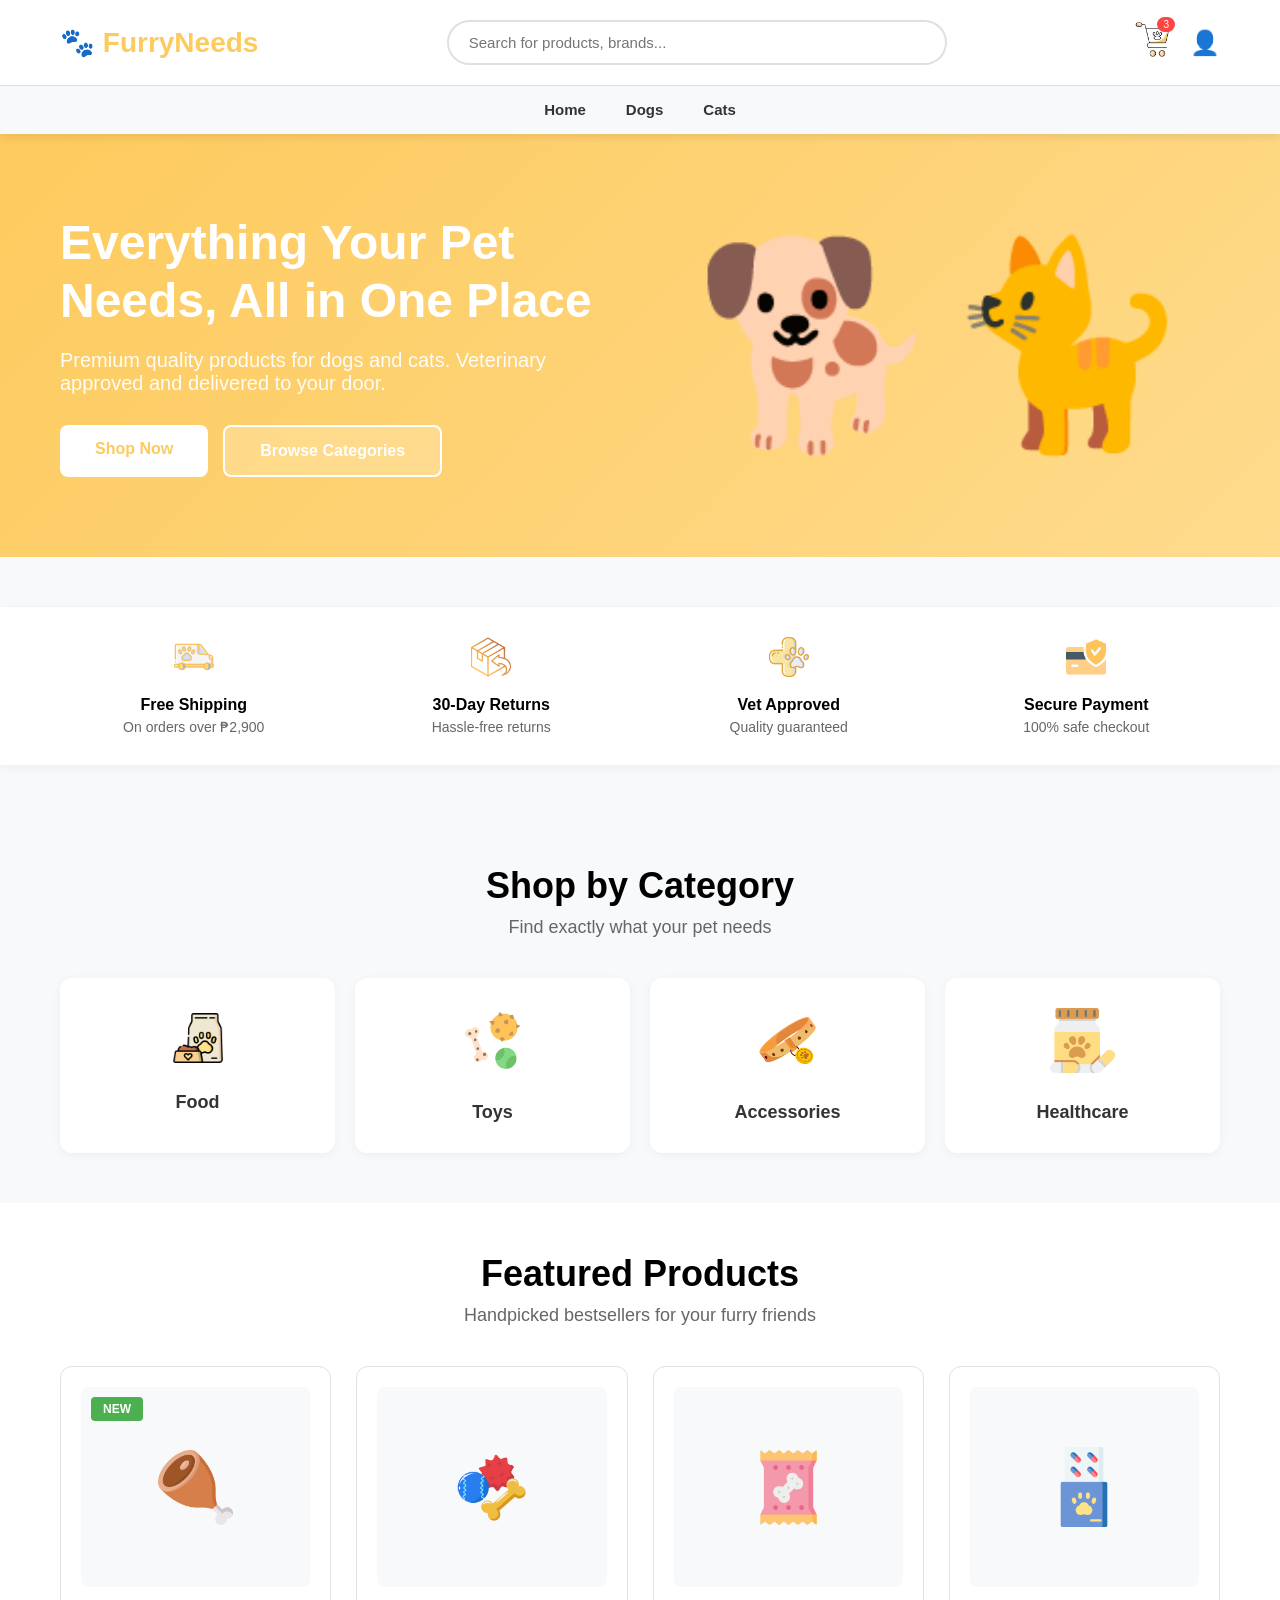
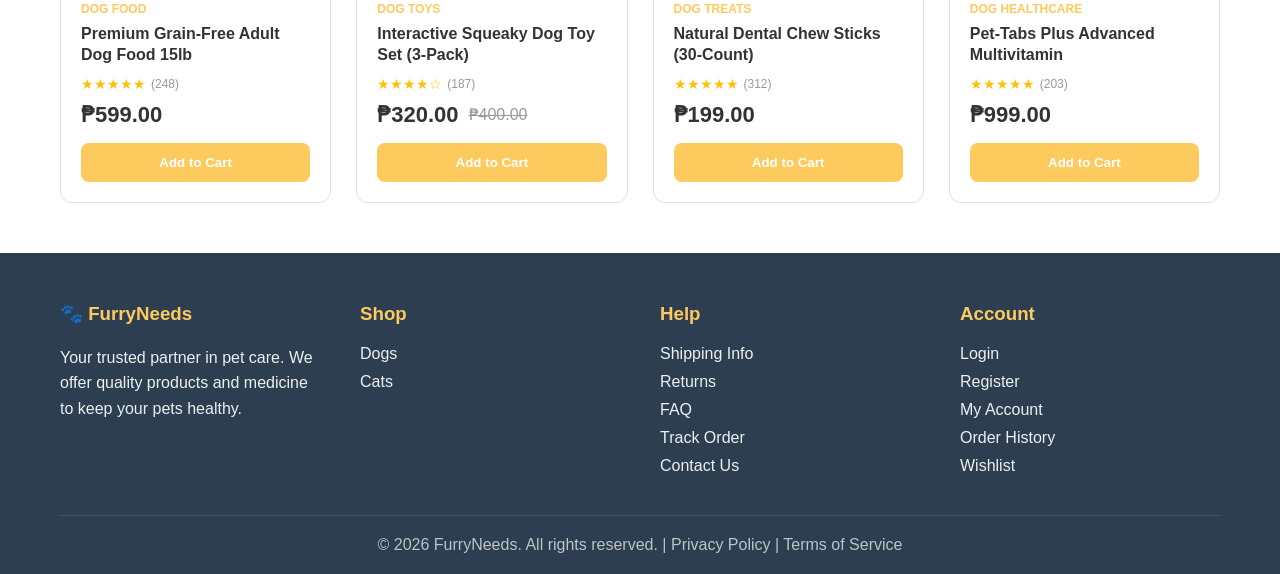
<file: index.html>
<!DOCTYPE html>
<html lang="en">
<head>
    <meta charset="UTF-8">
    <meta name="viewport" content="width=device-width, initial-scale=1.0">
    <title>FurryNeeds - Premium Pet Care Products & Supplies</title>
    <style>
        * {
            margin: 0;
            padding: 0;
            box-sizing: border-box;
        }
        body {
            font-family: -apple-system, BlinkMacSystemFont, 'Segoe UI', Arial, sans-serif;
            background: #f8f9fa;
        }
        .container {
            max-width: 1200px;
            margin: 0 auto;
            padding: 0 20px;
        }
        /* Header */
        header {
            background: white;
            box-shadow: 0 2px 10px rgba(0,0,0,0.1);
            position: sticky;
            top: 0;
            z-index: 100;
        }
        .top-bar {
            background: linear-gradient(135deg, #FDCA5D 0%, #ffdb8d 100%);
            color: white;
            padding: 10px 0;
            text-align: center;
            font-size: 14px;
            font-weight: 500;
        }
        
        .header-main {
            padding: 20px 0;
        }
        .header-content {
            display: flex;
            align-items: center;
            justify-content: space-between;
            gap: 30px;
        }
        .logo {
            font-size: 28px;
            font-weight: bold;
            color: #FDCA5D;
            cursor: pointer;
        }
        .search-bar {
            flex: 1;
            max-width: 500px;
        }
        .search-bar input {
            width: 100%;
            padding: 12px 20px;
            border: 2px solid #e0e0e0;
            border-radius: 25px;
            font-size: 15px;
        }
        .search-bar input:focus {
            outline: none;
            border-color: #FDCA5D;
        }
        .header-actions {
            display: flex;
            gap: 20px;
            align-items: center;
        }
        .icon-btn {
            background: none;
            border: none;
            font-size: 24px;
            cursor: pointer;
            position: relative;
        }
        .badge {
            position: absolute;
            top: -5px;
            right: -5px;
            background: #ff4444;
            color: white;
            font-size: 10px;
            padding: 2px 6px;
            border-radius: 10px;
        }
        nav {
            background: #f8f9fa;
            border-top: 1px solid #e0e0e0;
        }
        .nav-menu {
            display: flex;
            justify-content: center;
            gap: 40px;
            padding: 15px 0;
            list-style: none;
        }
        .nav-menu a {
            text-decoration: none;
            color: #333;
            font-weight: 600;
            font-size: 15px;
            transition: color 0.3s;
        }
        .nav-menu a:hover {
            color: #FDCA5D;
        }
        /* Hero Section */
        .hero {
            background: linear-gradient(135deg, #FDCA5D 0%, #ffdb8d 100%);
            color: white;
            padding: 80px 0;
            margin-bottom: 50px;
        }
        .hero-content {
            display: grid;
            grid-template-columns: 1fr 1fr;
            gap: 50px;
            align-items: center;
        }
        .hero-text h1 {
            font-size: 48px;
            margin-bottom: 20px;
            line-height: 1.2;
        }
        .hero-text p {
            font-size: 20px;
            margin-bottom: 30px;
            opacity: 0.95;
        }
        .hero-buttons {
            display: flex;
            gap: 15px;
        }
        .btn {
            padding: 15px 35px;
            border: none;
            border-radius: 8px;
            font-size: 16px;
            font-weight: 600;
            cursor: pointer;
            transition: all 0.3s;
            text-decoration: none;
            display: inline-block;
        }
        .btn-primary {
            background: white;
            color: #FDCA5D;
        }
        .btn-primary:hover {
            transform: translateY(-2px);
            box-shadow: 0 10px 20px rgba(0,0,0,0.2);
        }
        .btn-secondary {
            background: rgba(255,255,255,0.2);
            color: white;
            border: 2px solid white;
        }
        .btn-secondary:hover {
            background: white;
            color: #FDCA5D;
        }
        .hero-image {
            font-size: 200px;
            text-align: center;
        }
        /* Trust Bar */
        .trust-bar {
            background: white;
            padding: 30px 0;
            margin-bottom: 50px;
            box-shadow: 0 2px 10px rgba(0,0,0,0.05);
        }
        .trust-items {
            display: grid;
            grid-template-columns: repeat(4, 1fr);
            gap: 30px;
        }
        .trust-item {
            text-align: center;
        }
        .trust-icon {
            font-size: 40px;
            margin-bottom: 10px;
        }
        .trust-title {
            font-weight: 600;
            margin-bottom: 5px;
        }
        .trust-desc {
            font-size: 14px;
            color: #666;
        }
        /* Section Title */
        .section-header {
            text-align: center;
            margin-bottom: 40px;
        }
        .section-title {
            font-size: 36px;
            margin-bottom: 10px;
        }
        .section-subtitle {
            font-size: 18px;
            color: #666;
        }
        /* Categories */
        .categories {
            padding: 50px 0;
        }
        .category-grid {
            display: grid;
            grid-template-columns: repeat(auto-fit, minmax(180px, 1fr));
            gap: 20px;
        }
        .category-card {
            background: white;
            border-radius: 12px;
            padding: 30px 20px;
            text-align: center;
            cursor: pointer;
            transition: all 0.3s;
            box-shadow: 0 2px 10px rgba(0,0,0,0.05);
        }
        .category-card:hover {
            transform: translateY(-5px);
            box-shadow: 0 10px 30px rgba(253, 202, 93, 0.3);
        }
        .category-icon {
            font-size: 60px;
            margin-bottom: 15px;
        }
        .category-name {
            font-size: 18px;
            font-weight: 600;
            color: #333;
        }
        /* Featured Products */
        .featured-products {
            padding: 50px 0;
            background: white;
        }
        .products-grid {
            display: grid;
            grid-template-columns: repeat(auto-fill, minmax(250px, 1fr));
            gap: 25px;
        }
        .product-card {
            background: white;
            border: 1px solid #e0e0e0;
            border-radius: 12px;
            padding: 20px;
            transition: all 0.3s;
            cursor: pointer;
        }
        .product-card:hover {
            box-shadow: 0 10px 30px rgba(0,0,0,0.1);
            transform: translateY(-5px);
        }
        .product-image {
            width: 100%;
            height: 200px;
            background: #f8f9fa;
            border-radius: 8px;
            display: flex;
            align-items: center;
            justify-content: center;
            font-size: 60px;
            margin-bottom: 15px;
            position: relative;
        }
        .badge-new {
            position: absolute;
            top: 10px;
            left: 10px;
            background: #4CAF50;
            color: white;
            padding: 5px 12px;
            border-radius: 4px;
            font-size: 12px;
            font-weight: bold;
        }
        .badge-sale {
            position: absolute;
            top: 10px;
            right: 10px;
            background: #ff4444;
            color: white;
            padding: 5px 12px;
            border-radius: 4px;
            font-size: 12px;
            font-weight: bold;
        }
        .product-category {
            font-size: 12px;
            color: #FDCA5D;
            font-weight: 600;
            text-transform: uppercase;
            margin-bottom: 8px;
        }
        .product-title {
            font-size: 16px;
            font-weight: 600;
            margin-bottom: 10px;
            color: #333;
            line-height: 1.3;
        }
        .product-rating {
            display: flex;
            align-items: center;
            gap: 5px;
            margin-bottom: 10px;
        }
        .stars {
            color: #ffc107;
            font-size: 14px;
        }
        .rating-count {
            font-size: 12px;
            color: #999;
        }
        .product-price {
            display: flex;
            align-items: center;
            gap: 10px;
            margin-bottom: 15px;
        }
        .current-price {
            font-size: 22px;
            font-weight: bold;
            color: #333;
        }
        .old-price {
            font-size: 16px;
            color: #999;
            text-decoration: line-through;
        }
        .btn-add-cart {
            width: 100%;
            padding: 12px;
            background: #FDCA5D;
            color: white;
            border: none;
            border-radius: 8px;
            font-weight: 600;
            cursor: pointer;
            transition: background 0.3s;
        }
        .btn-add-cart:hover {
            background: #e6b84d;
        }
        /* Banner CTA */
        .cta-banner {
            background: linear-gradient(135deg, #FDCA5D 0%, #ffdb8d 100%);
            color: white;
            padding: 60px 0;
            margin: 50px 0;
            text-align: center;
        }
        .cta-banner h2 {
            font-size: 40px;
            margin-bottom: 20px;
        }
        .cta-banner p {
            font-size: 20px;
            margin-bottom: 30px;
            opacity: 0.95;
        }
        /* Footer */
        footer {
            background: #2c3e50;
            color: white;
            padding: 50px 0 20px;
        }
        .footer-content {
            display: grid;
            grid-template-columns: repeat(4, 1fr);
            gap: 40px;
            margin-bottom: 30px;
        }
        .footer-section h3 {
            margin-bottom: 20px;
            color: #FDCA5D;
        }
        .footer-links {
            list-style: none;
        }
        .footer-links li {
            margin-bottom: 10px;
        }
        .footer-links a {
            color: #ecf0f1;
            text-decoration: none;
            transition: color 0.3s;
        }
        .footer-links a:hover {
            color: #FDCA5D;
        }
        .footer-bottom {
            border-top: 1px solid rgba(255,255,255,0.1);
            padding-top: 20px;
            text-align: center;
            color: #bdc3c7;
        }
        @media (max-width: 768px) {
            .hero-content {
                grid-template-columns: 1fr;
                text-align: center;
            }
            .hero-text h1 {
                font-size: 32px;
            }
            .trust-items {
                grid-template-columns: repeat(2, 1fr);
            }
            .footer-content {
                grid-template-columns: repeat(2, 1fr);
            }
            .nav-menu {
                gap: 20px;
            }
        }
    </style>
</head>
<body>
    <!-- Header -->
    <header>
        <!--<div class="top-bar">
            🎉 Free Shipping on Orders Over ₱2,900 | 30-Day Money Back Guarantee
        </div>-->
        <div class="header-main">
            <div class="container">
                <div class="header-content">
                    <div class="logo">🐾 FurryNeeds</div>
                    <div class="search-bar">
                        <input type="text" placeholder="Search for products, brands...">
                    </div>
                    <div class="header-actions">
                     <!---   <button class="icon-btn">❤️</button> --> 
                        <button class="icon-btn" onclick="window.location.href='ShoppingCart.html'">
                            <img src="/images/cart.png" style="width: 35px; height: 35px;">
                            <span class="badge">3</span>
                        </button>
                        <button class="icon-btn" onclick="window.location.href='login.html'">👤</button>
                    </div>
                </div>
            </div>
        </div>
        <nav>
            <div class="container">
                <ul class="nav-menu">
                    <li><a href="index.html">Home</a></li>
                    <li><a href="Products.html">Dogs</a></li>
                    <li><a href="Products.html">Cats</a></li>
             <!--      <li><a href="#services">Vet Services</a></li> -->
                </ul>
            </div>
        </nav>
    </header>

    <!-- Hero Section -->
    <section class="hero">
        <div class="container">
            <div class="hero-content">
                <div class="hero-text">
                    <h1>Everything Your Pet Needs, All in One Place</h1>
                    <p>Premium quality products for dogs and cats. Veterinary approved and delivered to your door.</p>
                    <div class="hero-buttons">
                        <a href="Products.html" class="btn btn-primary">Shop Now</a>
                        <a href="#categories" class="btn btn-secondary">Browse Categories</a>
                    </div>
                </div>
                <div class="hero-image">🐕🐈</div>
            </div>
        </div>
    </section>

    <!-- Trust Bar -->
    <section class="trust-bar">
        <div class="container">
            <div class="trust-items">
                <div class="trust-item">
                    <div class="trust-icon"><img src="/images/pet-van.png" alt="Free Shipping" style="width: 40px; height: 40px;"></div>
                    <div class="trust-title">Free Shipping</div>
                    <div class="trust-desc">On orders over ₱2,900</div>
                </div>
                <div class="trust-item">
                    <div class="trust-icon"><img src="/images/return-box.png" alt="30-Day Returns" style="width: 40px; height: 40px;"></div>
                    <div class="trust-title">30-Day Returns</div>
                    <div class="trust-desc">Hassle-free returns</div>
                </div>
                <div class="trust-item">
                    <div class="trust-icon"><img src="/images/vet-approved.png" alt="Vet Approved" style="width: 40px; height: 40px;"></div>
                    <div class="trust-title">Vet Approved</div>
                    <div class="trust-desc">Quality guaranteed</div>
                </div>
                <div class="trust-item">
                    <div class="trust-icon"><img src="/images/secure-payment.png" alt="Secure Payment" style="width: 40px; height: 40px;"></div>
                    <div class="trust-title">Secure Payment</div>
                    <div class="trust-desc">100% safe checkout</div>
                </div>
            </div>
        </div>
    </section>

    <!-- Categories -->
    <section class="categories" id="categories">
        <div class="container">
            <div class="section-header">
                <h2 class="section-title">Shop by Category</h2>
                <p class="section-subtitle">Find exactly what your pet needs</p>
            </div>
            <div class="category-grid">
                <div class="category-card" onclick="window.location.href='products.html'">
                    <div class="category-icon"><img src="/images/pet-food.png" alt="Pet Food" style="width: 50px; height: 50px;"></div>
                    <div class="category-name">Food</div>
                </div>
                <div class="category-card" onclick="window.location.href='products.html'">
                    <div class="category-icon"><img src="/images/pet-toy.png" alt="Pet Toys" style="width: 65px; height: 65px;"></div>
                    <div class="category-name">Toys</div>
                </div>
                <div class="category-card" onclick="window.location.href='products.html'">
                    <div class="category-icon"><img src="/images/pet-accessories.png" alt="Pet Accessories" style="width: 65px; height: 65px;"></div>
                    <div class="category-name">Accessories</div>
                </div>
                <div class="category-card" onclick="window.location.href='products.html'">
                    <div class="category-icon"><img src="/images/pet-healthcare.png" alt="Pet Healthcare" style="width: 65px; height: 65px;"></div>
                    <div class="category-name">Healthcare</div>
                </div>
   <!--          <div class="category-card" onclick="window.location.href='products.html'">
                    <div class="category-icon">✂️</div>
                    <div class="category-name">Grooming</div>  
                </div>
                <div class="category-card" onclick="window.location.href='products.html'">
                    <div class="category-icon">🛏️</div>
                    <div class="category-name">Beds</div> -->
                </div>
            </div>
        </div>
    </section>

  <!-- Featured Products -->
    <section class="featured-products">
        <div class="container">
            <div class="section-header">
                <h2 class="section-title">Featured Products</h2>
                <p class="section-subtitle">Handpicked bestsellers for your furry friends</p>
            </div>
            <div class="products-grid">
                <!-- Product 1 -->
                <div class="product-card" onclick="window.location.href='product-detail.html';">
                    <div class="product-image">
                        <img src="/images/meat.png" alt="meat" style="width: 75px; height: 75px;"> 
                        <span class="badge-new">NEW</span>
                    </div>
                    <div class="product-category">Dog Food</div>
                    <div class="product-title">Premium Grain-Free Adult Dog Food 15lb</div>
                    <div class="product-rating">
                        <span class="stars">★★★★★</span>
                        <span class="rating-count">(248)</span>
                    </div>
                    <div class="product-price">
                        <span class="current-price">₱599.00</span>
                    </div>
                    <button class="btn-add-cart" fdprocessedid="6boesh">Add to Cart</button>
                </div>

                <!-- Product 2 -->
                <div class="product-card" onclick="window.location.href='product-detail.html';">
                    <div class="product-image">
                        <img src="/images/dog-toy.png" alt="Dog Toy" style="width: 75px; height: 75px;">
                    </div>
                    <div class="product-category">Dog Toys</div>
                    <div class="product-title">Interactive Squeaky Dog Toy Set (3-Pack)</div>
                    <div class="product-rating">
                        <span class="stars">★★★★☆</span>
                        <span class="rating-count">(187)</span>
                    </div>
                    <div class="product-price">
                        <span class="current-price">₱320.00</span>
                        <span class="old-price">₱400.00</span>
                    </div>
                    <button class="btn-add-cart" fdprocessedid="89mqjr">Add to Cart</button>
                </div>

                <!-- Product 3 -->
                <div class="product-card" onclick="window.location.href='product-detail.html';">
                    <div class="product-image">
                        <img src="/images/snack.png" alt="Dog Treats" style="width: 75px; height: 75px;">
                    </div>
                    <div class="product-category">Dog Treats</div>
                    <div class="product-title">Natural Dental Chew Sticks (30-Count)</div>
                    <div class="product-rating">
                        <span class="stars">★★★★★</span>
                        <span class="rating-count">(312)</span>
                    </div>
                    <div class="product-price">
                        <span class="current-price">₱199.00</span>
                    </div>
                    <button class="btn-add-cart" fdprocessedid="a1josf">Add to Cart</button>
                </div>

                <!-- Product 4 -->
               <div class="product-card" onclick="window.location.href='product-detail.html';">
                    <div class="product-image">
                        <img src="/images/pills.png" alt="Dog Vitamins" style="width: 80px; height: 80px;">
                    </div>
                    <div class="product-category">Dog Healthcare</div>
                    <div class="product-title">Pet-Tabs Plus Advanced Multivitamin</div>
                    <div class="product-rating">
                        <span class="stars">★★★★★</span>
                        <span class="rating-count">(203)</span>
                    </div>
                    <div class="product-price">
                        <span class="current-price">₱999.00</span>
                    </div>
                    <button class="btn-add-cart" fdprocessedid="wpqj5">Add to Cart</button> 
                </div>
            </div>
        </div>
    </section>

    <!-- CTA Banner 
    <section class="cta-banner" id="services">
        <div class="container">
            <h2>Need Expert Pet Care Advice?</h2>
            <p>Consult with our veterinary professionals online</p>
            <a href="#" class="btn btn-primary" style="background: white; color: #FDCA5D;">Book Consultation</a>
        </div>
    </section> -->

    <!-- Footer -->
    <footer>
        <div class="container">
            <div class="footer-content">
                <div class="footer-section">
                    <h3>🐾 FurryNeeds</h3>
                    <p style="color: #ecf0f1; line-height: 1.6;">Your trusted partner in pet care. We offer quality products and medicine to keep your pets healthy.</p>
                </div>
                <div class="footer-section">
                    <h3>Shop</h3>
                    <ul class="footer-links">
                        <li><a href="products.html">Dogs</a></li>
                        <li><a href="products.html">Cats</a></li>
                    </ul>
                </div>
                <div class="footer-section">
                    <h3>Help</h3>
                    <ul class="footer-links">
                        <li><a href="#">Shipping Info</a></li>
                        <li><a href="#">Returns</a></li>
                        <li><a href="#">FAQ</a></li>
                        <li><a href="#">Track Order</a></li>
                        <li><a href="#">Contact Us</a></li>
                    </ul>
                </div>
                <div class="footer-section">
                    <h3>Account</h3>
                    <ul class="footer-links">
                        <li><a href="login.html">Login</a></li>
                        <li><a href="login.html">Register</a></li>
                        <li><a href="Account.html">My Account</a></li>
                        <li><a href="Account.html">Order History</a></li>
                        <li><a href="Account.html">Wishlist</a></li>
                    </ul>
                </div>
            </div>
            <div class="footer-bottom">
                <p>&copy; 2026 FurryNeeds. All rights reserved. | Privacy Policy | Terms of Service</p>
            </div>
        </div>
    </footer>
</body>
</html>
</file>
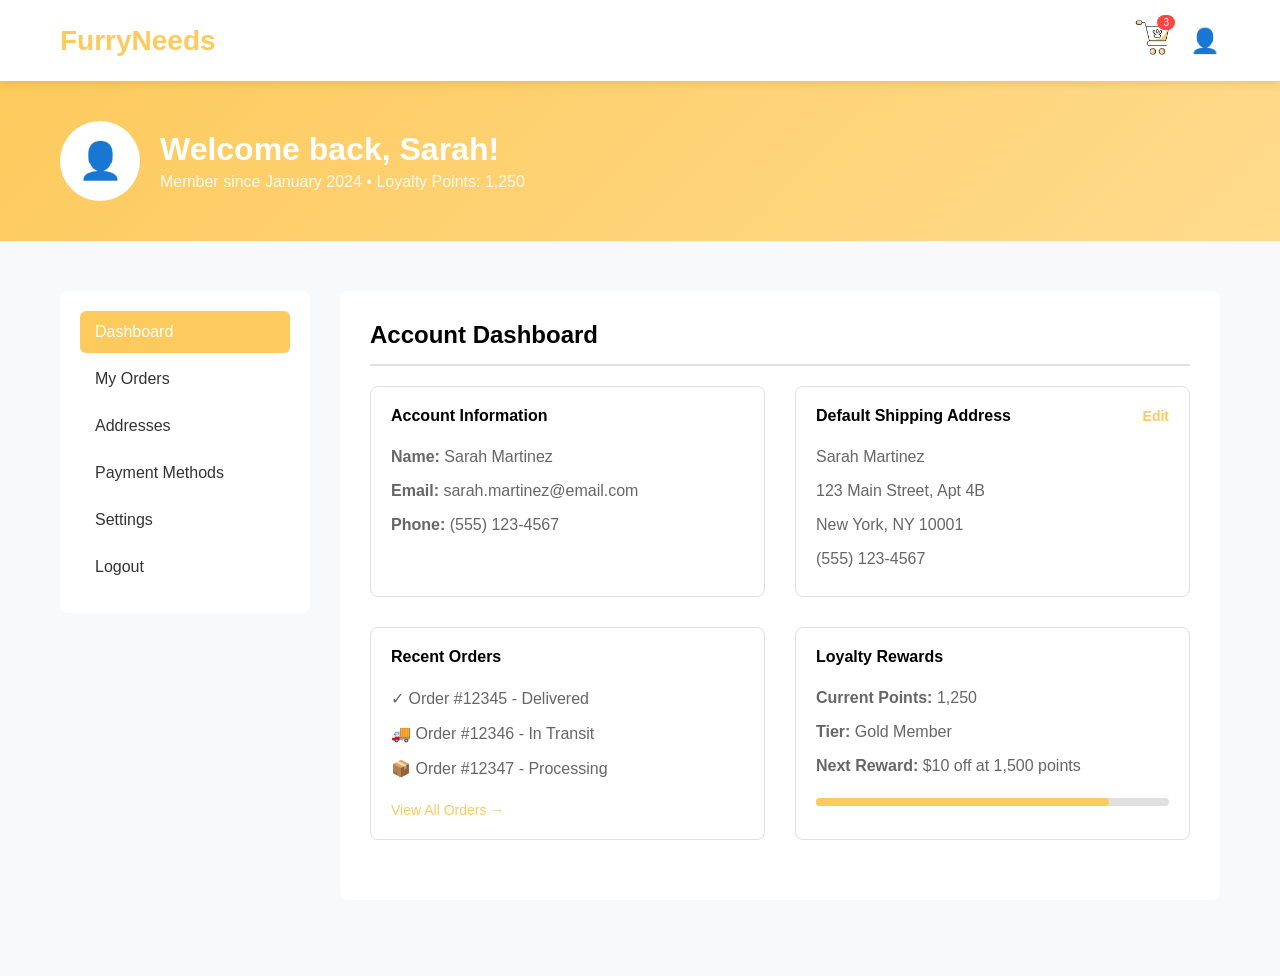
<file: Account.html>
<!DOCTYPE html>
<title>My Account - Furry Needs</title>
 <html lang="en"><head><meta http-equiv="Content-Type" content="text/html; charset=UTF-8">
    
    <meta name="viewport" content="width=device-width, initial-scale=1.0">
    <title>My Account - FurryNeeds</title>
    <link rel="stylesheet" href="css/header.css">
    <style>
        * {
            margin: 0;
            padding: 0;
            box-sizing: border-box;
        }
        body {
            font-family: -apple-system, BlinkMacSystemFont, 'Segoe UI', Arial, sans-serif;
            background: #f8f9fa;
        }
        /* Account Content */
        .account-header {
            background: linear-gradient(135deg, #FDCA5D 0%, #ffdb8d 100%);
            color: white;
            padding: 40px 0;
            margin-bottom: 30px;
        }
        .account-welcome {
            display: flex;
            align-items: center;
            gap: 20px;
        }
        .avatar {
            width: 80px;
            height: 80px;
            background: white;
            border-radius: 50%;
            display: flex;
            align-items: center;
            justify-content: center;
            font-size: 36px;
        }
        .welcome-text h1 {
            font-size: 32px;
            margin-bottom: 5px;
        }
        .welcome-text p {
            opacity: 0.9;
        }
        .account-content {
            display: grid;
            grid-template-columns: 250px 1fr;
            gap: 30px;
            padding: 20px 0 40px;
        }
        /* Sidebar */
        .sidebar {
            background: white;
            border-radius: 8px;
            padding: 20px;
            height: fit-content;
            position: sticky;
            top: 20px;
        }
        .sidebar-menu {
            list-style: none;
        }
        .sidebar-menu li {
            margin-bottom: 5px;
        }
        .sidebar-menu a {
            display: flex;
            align-items: center;
            gap: 12px;
            padding: 12px 15px;
            text-decoration: none;
            color: #333;
            border-radius: 6px;
            transition: all 0.3s;
            font-weight: 500;
        }
        .sidebar-menu a:hover, .sidebar-menu a.active {
            background: #FDCA5D;
            color: white;
        }
        .menu-icon {
            font-size: 20px;
            width: 24px;
        }
        /* Main Content */
        .main-content {
            background: white;
            border-radius: 8px;
            padding: 30px;
        }
        .content-section {
            display: none;
        }
        .content-section.active {
            display: block;
        }
        .section-title {
            font-size: 24px;
            font-weight: bold;
            margin-bottom: 20px;
            padding-bottom: 15px;
            border-bottom: 2px solid #e0e0e0;
        }
        .info-grid {
            display: grid;
            grid-template-columns: repeat(2, 1fr);
            gap: 30px;
            margin-bottom: 30px;
        }
        .info-card {
            border: 1px solid #e0e0e0;
            border-radius: 8px;
            padding: 20px;
        }
        .info-card-title {
            font-weight: 600;
            margin-bottom: 15px;
            display: flex;
            justify-content: space-between;
            align-items: center;
        }
        .edit-link {
            color: #FDCA5D;
            text-decoration: none;
            font-size: 14px;
        }
        .info-line {
            padding: 8px 0;
            color: #666;
        }
        .order-list {
            display: flex;
            flex-direction: column;
            gap: 15px;
        }
        .order-card {
            border: 1px solid #e0e0e0;
            border-radius: 8px;
            padding: 20px;
        }
        .order-header {
            display: grid;
            grid-template-columns: repeat(4, 1fr);
            gap: 20px;
            margin-bottom: 15px;
            padding-bottom: 15px;
            border-bottom: 1px solid #e0e0e0;
        }
        .order-info {
            font-size: 14px;
        }
        .order-label {
            color: #999;
            margin-bottom: 5px;
        }
        .order-value {
            font-weight: 600;
        }
        .order-items {
            display: flex;
            gap: 15px;
            margin-bottom: 15px;
        }
        .order-item-image {
            width: 60px;
            height: 60px;
            background: #f0f0f0;
            border-radius: 6px;
            display: flex;
            align-items: center;
            justify-content: center;
            font-size: 24px;
        }
        .order-actions {
            display: flex;
            gap: 10px;
        }
        .btn {
            padding: 10px 20px;
            border: 1px solid #e0e0e0;
            background: white;
            border-radius: 6px;
            cursor: pointer;
            font-weight: 600;
            transition: all 0.3s;
        }
        .btn-primary {
            background: #FDCA5D;
            color: white;
            border-color: #FDCA5D;
        }
        .btn:hover {
            border-color: #FDCA5D;
            color: #FDCA5D;
        }
        .btn-primary:hover {
            background: #e6b84d;
            color: white;
        }
        .wishlist-grid {
            display: grid;
            grid-template-columns: repeat(auto-fill, minmax(200px, 1fr));
            gap: 20px;
        }
        .wishlist-item {
            border: 1px solid #e0e0e0;
            border-radius: 8px;
            padding: 15px;
            text-align: center;
        }
        .wishlist-image {
            width: 100%;
            height: 150px;
            background: #f0f0f0;
            border-radius: 6px;
            display: flex;
            align-items: center;
            justify-content: center;
            font-size: 48px;
            margin-bottom: 10px;
        }
        .wishlist-name {
            font-weight: 600;
            margin-bottom: 5px;
        }
        .wishlist-price {
            font-size: 18px;
            font-weight: bold;
            margin-bottom: 10px;
        }
        .form-group {
            margin-bottom: 20px;
        }
        label {
            display: block;
            font-weight: 600;
            margin-bottom: 8px;
        }
        input[type="text"],
        input[type="email"],
        input[type="tel"],
        input[type="password"] {
            width: 100%;
            padding: 12px 15px;
            border: 2px solid #e0e0e0;
            border-radius: 6px;
            font-size: 15px;
        }
        .pet-profiles {
            display: grid;
            grid-template-columns: repeat(auto-fill, minmax(250px, 1fr));
            gap: 20px;
        }
        .pet-card {
            border: 2px solid #e0e0e0;
            border-radius: 8px;
            padding: 20px;
            text-align: center;
        }
        .pet-avatar {
            width: 100px;
            height: 100px;
            background: #f0f0f0;
            border-radius: 50%;
            display: flex;
            align-items: center;
            justify-content: center;
            font-size: 48px;
            margin: 0 auto 15px;
        }
        .pet-name {
            font-size: 20px;
            font-weight: bold;
            margin-bottom: 5px;
        }
        .pet-info {
            color: #666;
            font-size: 14px;
            margin-bottom: 15px;
        }
        .add-pet-card {
            border: 2px dashed #e0e0e0;
            display: flex;
            flex-direction: column;
            align-items: center;
            justify-content: center;
            cursor: pointer;
            transition: all 0.3s;
        }
        .add-pet-card:hover {
            border-color: #FDCA5D;
            background: #f8f9ff;
        }
        .add-icon {
            font-size: 48px;
            color: #FDCA5D;
            margin-bottom: 10px;
        }
        @media (max-width: 768px) {
            .account-content {
                grid-template-columns: 1fr;
            }
            .sidebar {
                position: static;
            }
            .info-grid {
                grid-template-columns: 1fr;
            }
            .order-header {
                grid-template-columns: 1fr;
            }
        }
    </style>
</head>
<body>
    <!-- Header -->
    <header>
        <div class="header-main">
            <div class="container">
                <div class="header-content">
                    <div class="logo">FurryNeeds</div>
                    <div class="header-actions">
                        <!--<button class="icon-btn" fdprocessedid="65ewr">❤️</button>-->
                      <!--  <button class="icon-btn" onclick="window.location.href='cart.html';" fdprocessedid="d5cnv"> -->
                        <button class="icon-btn" onclick="window.location.href='ShoppingCart.html'">
                            <img src="/images/cart.png" style="width: 35px; height: 35px;">
                            <span class="badge">3</span>
                        </button>
                        <button class="icon-btn" fdprocessedid="qcypcv">👤</button>
                    </div>
                </div>
            </div>
        </div>
    </header>

    <!-- Account Header -->
    <div class="account-header">
        <div class="container">
            <div class="account-welcome">
                <div class="avatar">👤</div>
                <div class="welcome-text">
                    <h1>Welcome back, Sarah!</h1>
                    <p>Member since January 2024 • Loyalty Points: 1,250</p>
                </div>
            </div>
        </div>
    </div>

    <!-- Account Content -->
    <div class="container">
        <div class="account-content">
            <!-- Sidebar -->
            <aside class="sidebar">
                <ul class="sidebar-menu">
                   <li><a href="#" class="active" onclick="showSection('dashboard')">Dashboard</a></li>
                    <li><a href="#" onclick="showSection('orders')">My Orders</a></li>
                    <!--<li><a href="#" onclick="showSection('wishlist')">Wishlist</a></li>
                    <li><a href="#" onclick="showSection('pets')">My Pets</a></li>-->
                    <li><a href="#" onclick="showSection('addresses')">Addresses</a></li>
                    <li><a href="#" onclick="showSection('payment')">Payment Methods</a></li>
                    <li><a href="#" onclick="showSection('settings')">Settings</a></li>
                    <li><a href="login.html">Logout</a></li>
                </ul>
            </aside>

            <!-- Main Content -->
            <main class="main-content">
                <!-- Dashboard Section -->
                <div id="dashboard" class="content-section active">
                    <h2 class="section-title">Account Dashboard</h2>
                    <div class="info-grid">
                        <div class="info-card">
                            <div class="info-card-title">
                                Account Information
                       <!--<a href="https:My Account - FurryNeeds.html" class="edit-link">Edit</a>-->
                            </div>
                            <div class="info-line"><strong>Name:</strong> Sarah Martinez</div>
                            <div class="info-line"><strong>Email:</strong> sarah.martinez@email.com</div>
                            <div class="info-line"><strong>Phone:</strong> (555) 123-4567</div>
                        </div>

                        <div class="info-card">
                            <div class="info-card-title">
                                Default Shipping Address
                                <a href="https://dede3phc22dgx.cloudfront.net/creao2/2ab7bd66-1a8a-47d3-95bb-253d9aec738c/98710340-f0e1-7045-c5ba-ef6bbe01060c/5abef0b3-d1be-4199-8f12-c7d9532923f2/account.html#" class="edit-link">Edit</a>
                            </div>
                            <div class="info-line">Sarah Martinez</div>
                            <div class="info-line">123 Main Street, Apt 4B</div>
                            <div class="info-line">New York, NY 10001</div>
                            <div class="info-line">(555) 123-4567</div>
                        </div>

                        <div class="info-card">
                            <div class="info-card-title">Recent Orders</div>
                            <div class="info-line">✓ Order #12345 - Delivered</div>
                            <div class="info-line">🚚 Order #12346 - In Transit</div>
                            <div class="info-line">📦 Order #12347 - Processing</div>
                            <div style="margin-top: 15px;">
                                <a href="https://dede3phc22dgx.cloudfront.net/creao2/2ab7bd66-1a8a-47d3-95bb-253d9aec738c/98710340-f0e1-7045-c5ba-ef6bbe01060c/5abef0b3-d1be-4199-8f12-c7d9532923f2/account.html#" class="edit-link" onclick="showSection('orders')">View All Orders →</a>
                            </div>
                        </div>

                        <div class="info-card">
                            <div class="info-card-title">Loyalty Rewards</div>
                            <div class="info-line"><strong>Current Points:</strong> 1,250</div>
                            <div class="info-line"><strong>Tier:</strong> Gold Member</div>
                            <div class="info-line"><strong>Next Reward:</strong> $10 off at 1,500 points</div>
                            <div style="margin-top: 15px;">
                                <div style="background: #e0e0e0; height: 8px; border-radius: 4px;">
                                    <div style="background: #FDCA5D; width: 83%; height: 100%; border-radius: 4px;"></div>
                                </div>
                            </div>
                        </div>
                    </div>
                </div>

                <!-- Orders Section -->
                <div id="orders" class="content-section">
                    <h2 class="section-title">My Orders</h2>
                    <div class="order-list">
                        <!-- Order 1 -->
                        <div class="order-card">
                            <div class="order-header">
                                <div class="order-info">
                                    <div class="order-label">Order Number</div>
                                    <div class="order-value">#12347</div>
                                </div>
                                <div class="order-info">
                                    <div class="order-label">Date</div>
                                    <div class="order-value">Feb 28, 2026</div>
                                </div>
                                <div class="order-info">
                                    <div class="order-label">Total</div>
                                    <div class="order-value">$104.44</div>
                                </div>
                                <div class="order-info">
                                    <div class="order-label">Status</div>
                                    <div class="order-value" style="color: #ff9800;">📦 Processing</div>
                                </div>
                            </div>
                            <div class="order-items">
                                <div class="order-item-image">🍖</div>
                                <div class="order-item-image">🧸</div>
                                <div class="order-item-image">🦴</div>
                                <div style="display: flex; align-items: center; color: #666;">+1 more item</div>
                            </div>
                            <div class="order-actions">
                                <button class="btn btn-primary">Track Order</button>
                                <button class="btn">View Details</button>
                                <button class="btn">Buy Again</button>
                            </div>
                        </div>

                        <!-- Order 2 -->
                        <div class="order-card">
                            <div class="order-header">
                                <div class="order-info">
                                    <div class="order-label">Order Number</div>
                                    <div class="order-value">#12346</div>
                                </div>
                                <div class="order-info">
                                    <div class="order-label">Date</div>
                                    <div class="order-value">Feb 20, 2026</div>
                                </div>
                                <div class="order-info">
                                    <div class="order-label">Total</div>
                                    <div class="order-value">$67.50</div>
                                </div>
                                <div class="order-info">
                                    <div class="order-label">Status</div>
                                    <div class="order-value" style="color: #2196F3;">🚚 In Transit</div>
                                </div>
                            </div>
                            <div class="order-items">
                                <div class="order-item-image">🐱</div>
                                <div class="order-item-image">🏠</div>
                            </div>
                            <div class="order-actions">
                                <button class="btn btn-primary">Track Order</button>
                                <button class="btn">View Details</button>
                            </div>
                        </div>

                        <!-- Order 3 -->
                        <div class="order-card">
                            <div class="order-header">
                                <div class="order-info">
                                    <div class="order-label">Order Number</div>
                                    <div class="order-value">#12345</div>
                                </div>
                                <div class="order-info">
                                    <div class="order-label">Date</div>
                                    <div class="order-value">Feb 10, 2026</div>
                                </div>
                                <div class="order-info">
                                    <div class="order-label">Total</div>
                                    <div class="order-value">$89.99</div>
                                </div>
                                <div class="order-info">
                                    <div class="order-label">Status</div>
                                    <div class="order-value" style="color: #4CAF50;">✓ Delivered</div>
                                </div>
                            </div>
                            <div class="order-items">
                                <div class="order-item-image">🍖</div>
                                <div class="order-item-image">💊</div>
                            </div>
                            <div class="order-actions">
                                <button class="btn">View Details</button>
                                <button class="btn">Buy Again</button>
                                <button class="btn">Write Review</button>
                            </div>
                        </div>
                    </div>
                </div>

                <!-- Wishlist Section -->
                <div id="wishlist" class="content-section">
                    <h2 class="section-title">My Wishlist</h2>
                    <div class="wishlist-grid">
                        <div class="wishlist-item">
                            <div class="wishlist-image">🛏️</div>
                            <div class="wishlist-name">Orthopedic Dog Bed</div>
                            <div class="wishlist-price">$79.99</div>
                            <button class="btn btn-primary" style="width: 100%;">Add to Cart</button>
                        </div>
                        <div class="wishlist-item">
                            <div class="wishlist-image">🎾</div>
                            <div class="wishlist-name">Automatic Ball Launcher</div>
                            <div class="wishlist-price">$129.99</div>
                            <button class="btn btn-primary" style="width: 100%;">Add to Cart</button>
                        </div>
                        <div class="wishlist-item">
                            <div class="wishlist-image">📷</div>
                            <div class="wishlist-name">Pet Camera with Treat Dispenser</div>
                            <div class="wishlist-price">$149.99</div>
                            <button class="btn btn-primary" style="width: 100%;">Add to Cart</button>
                        </div>
                    </div>
                </div>

                <!-- My Pets Section -->
                <div id="pets" class="content-section">
                    <h2 class="section-title">My Pets</h2>
                    <div class="pet-profiles">
                        <div class="pet-card">
                            <div class="pet-avatar">🐕</div>
                            <div class="pet-name">Max</div>
                            <div class="pet-info">Golden Retriever • 3 years old<br>Birthday: March 15, 2023</div>
                            <button class="btn" style="width: 100%;">Edit Profile</button>
                        </div>
                        <div class="pet-card">
                            <div class="pet-avatar">🐈</div>
                            <div class="pet-name">Luna</div>
                            <div class="pet-info">Siamese Cat • 2 years old<br>Birthday: July 8, 2024</div>
                            <button class="btn" style="width: 100%;">Edit Profile</button>
                        </div>
                        <div class="pet-card add-pet-card">
                            <div class="add-icon">+</div>
                            <div style="font-weight: 600;">Add New Pet</div>
                        </div>
                    </div>
                </div>

                <!-- Settings Section -->
                <div id="settings" class="content-section">
                    <h2 class="section-title">Account Settings</h2>
                    <form>
                        <div class="form-group">
                            <label>Full Name</label>
                            <input type="text" value="Sarah Martinez">
                        </div>
                        <div class="form-group">
                            <label>Email Address</label>
                            <input type="email" value="sarah.martinez@email.com">
                        </div>
                        <div class="form-group">
                            <label>Phone Number</label>
                            <input type="tel" value="(555) 123-4567">
                        </div>
                        <div class="form-group">
                            <label>Current Password</label>
                            <input type="password" placeholder="Enter current password">
                        </div>
                        <div class="form-group">
                            <label>New Password</label>
                            <input type="password" placeholder="Enter new password">
                        </div>
                        <div class="form-group">
                            <label>Confirm New Password</label>
                            <input type="password" placeholder="Confirm new password">
                        </div>
                        <button type="submit" class="btn btn-primary">Save Changes</button>
                    </form>
                </div>
            </main>
        </div>
    </div>

    <script>
        function showSection(sectionId) {
            // Hide all sections
            document.querySelectorAll('.content-section').forEach(section => {
                section.classList.remove('active');
            });

            // Remove active from all menu items
            document.querySelectorAll('.sidebar-menu a').forEach(link => {
                link.classList.remove('active');
            });

            // Show selected section
            document.getElementById(sectionId).classList.add('active');

            // Add active to clicked menu item
            event.target.closest('a').classList.add('active');

            // Prevent default link behavior
            event.preventDefault();
        }
    </script>

    <br><br>


<audio class="audio-output" style="display: none;"></audio><div id="volume-booster-visusalizer">
                    <div class="sound">
                        <div class="sound-icon"></div>
                        <div class="sound-wave sound-wave_one"></div>
                        <div class="sound-wave sound-wave_two"></div>
                        <div class="sound-wave sound-wave_three"></div>
                    </div>
                    <div class="segments-box">
                        <div data-range="1-20" class="segment"><span></span></div>
                        <div data-range="21-40" class="segment"><span></span></div>
                        <div data-range="41-60" class="segment"><span></span></div>
                        <div data-range="61-80" class="segment"><span></span></div>
                        <div data-range="81-100" class="segment"><span></span></div>
                    </div>
                </div><span id="PING_IFRAME_FORM_DETECTION" style="display: none;"></span></body></html>
</file>
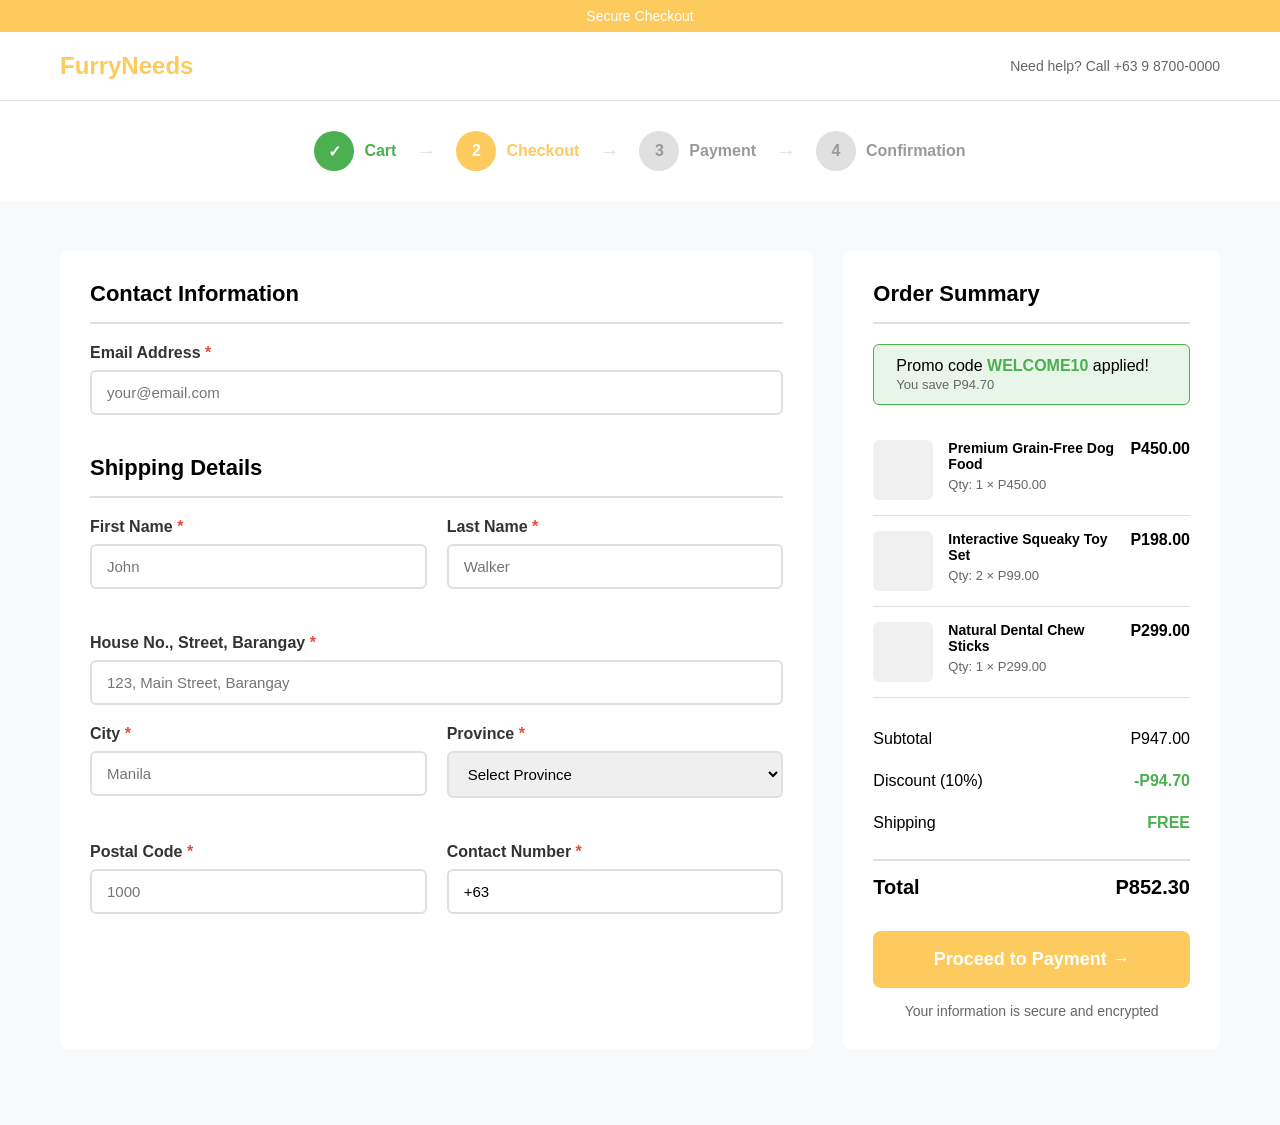
<file: Checkout.html>
<!DOCTYPE html>
<html lang="en"><head><meta http-equiv="Content-Type" content="text/html; charset=UTF-8">
    
    <meta name="viewport" content="width=device-width, initial-scale=1.0">
    <title>Checkout - FurryNeeds</title>
    <style>
        * {
            margin: 0;
            padding: 0;
            box-sizing: border-box;
        }
        body {
            font-family: -apple-system, BlinkMacSystemFont, 'Segoe UI', Arial, sans-serif;
            background: #f8f9fa;
        }
        .container {
            max-width: 1200px;
            margin: 0 auto;
            padding: 0 20px;
        }
        /* Header */
        header {
            background: white;
            border-bottom: 1px solid #e0e0e0;
        }
        .top-bar {
            background: #FDCA5D;
            color: white;
            padding: 8px 0;
            text-align: center;
            font-size: 14px;
        }
        .header-main {
            padding: 20px 0;
        }
        .header-content {
            display: flex;
            align-items: center;
            justify-content: space-between;
        }
        .logo {
            font-size: 24px;
            font-weight: bold;
            color: #FDCA5D;
        }
        /* Progress Steps */
        .progress-steps {
            background: white;
            padding: 30px 0;
            margin-bottom: 30px;
        }
        .steps-container {
            display: flex;
            justify-content: center;
            align-items: center;
            gap: 20px;
        }
        .step {
            display: flex;
            align-items: center;
            gap: 10px;
        }
        .step-circle {
            width: 40px;
            height: 40px;
            border-radius: 50%;
            background: #e0e0e0;
            color: #999;
            display: flex;
            align-items: center;
            justify-content: center;
            font-weight: bold;
        }
        .step.active .step-circle {
            background: #FDCA5D;
            color: white;
        }
        .step.completed .step-circle {
            background: #4CAF50;
            color: white;
        }
        .step-label {
            font-weight: 600;
            color: #999;
        }
        .step.active .step-label {
            color: #FDCA5D;
        }
        .step.completed .step-label {
            color: #4CAF50;
        }
        .step-arrow {
            color: #e0e0e0;
            font-size: 20px;
        }
        /* Main Content */
        .checkout-content {
            display: grid;
            grid-template-columns: 2fr 1fr;
            gap: 30px;
            padding: 20px 0 40px;
        }
        .checkout-form {
            background: white;
            border-radius: 8px;
            padding: 30px;
        }
        .section-title {
            font-size: 22px;
            font-weight: bold;
            margin-bottom: 20px;
            padding-bottom: 15px;
            border-bottom: 2px solid #e0e0e0;
        }
        .form-section {
            margin-bottom: 40px;
        }
        .form-row {
            display: grid;
            grid-template-columns: 1fr 1fr;
            gap: 20px;
            margin-bottom: 20px;
        }
        .form-group {
            margin-bottom: 20px;
        }
        label {
            display: block;
            font-weight: 600;
            margin-bottom: 8px;
            color: #333;
        }
        input[type="text"],
        input[type="email"],
        input[type="tel"],
        select {
            width: 100%;
            padding: 12px 15px;
            border: 2px solid #e0e0e0;
            border-radius: 6px;
            font-size: 15px;
            transition: border-color 0.3s;
        }
        input:focus, select:focus {
            outline: none;
            border-color: #FDCA5D;
        }
        .required {
            color: #e74c3c;
        }
        /* Order Summary */
        .order-summary {
            background: white;
            border-radius: 8px;
            padding: 30px;
            height: fit-content;
            position: sticky;
            top: 20px;
        }
        .summary-title {
            font-size: 22px;
            font-weight: bold;
            margin-bottom: 20px;
            padding-bottom: 15px;
            border-bottom: 2px solid #e0e0e0;
        }
        .summary-item {
            display: flex;
            gap: 15px;
            padding: 15px 0;
            border-bottom: 1px solid #e0e0e0;
        }
        .summary-item-image {
            width: 60px;
            height: 60px;
            background: #f0f0f0;
            border-radius: 6px;
            display: flex;
            align-items: center;
            justify-content: center;
            font-size: 24px;
        }
        .summary-item-details {
            flex: 1;
        }
        .summary-item-name {
            font-weight: 600;
            font-size: 14px;
            margin-bottom: 5px;
        }
        .summary-item-qty {
            font-size: 13px;
            color: #666;
        }
        .summary-item-price {
            font-weight: bold;
        }
        .summary-line {
            display: flex;
            justify-content: space-between;
            padding: 12px 0;
            font-size: 16px;
        }
        .summary-line.total {
            font-size: 20px;
            font-weight: bold;
            padding-top: 15px;
            margin-top: 15px;
            border-top: 2px solid #e0e0e0;
        }
        .discount-applied {
            background: #e8f5e9;
            border: 1px solid #4CAF50;
            border-radius: 6px;
            padding: 12px;
            margin-bottom: 20px;
            display: flex;
            align-items: center;
            gap: 10px;
        }
        .discount-applied .icon {
            font-size: 20px;
        }
        .discount-applied .text {
            flex: 1;
        }
        .discount-applied .code {
            font-weight: bold;
            color: #4CAF50;
        }
        .btn-proceed {
            width: 100%;
            padding: 18px;
            background: #FDCA5D;
            color: white;
            border: none;
            border-radius: 8px;
            font-size: 18px;
            font-weight: 600;
            cursor: pointer;
            margin-top: 20px;
            transition: all 0.3s;
        }
        .btn-proceed:hover {
            background: #e6b84d;
            transform: translateY(-2px);
            box-shadow: 0 4px 12px rgba(253, 202, 93, 0.4);
        }
        .btn-proceed:disabled {
            background: #ccc;
            cursor: not-allowed;
            transform: none;
        }
        .secure-notice {
            text-align: center;
            margin-top: 15px;
            font-size: 14px;
            color: #666;
        }
        .error {
            color: #e74c3c;
            font-size: 13px;
            margin-top: 5px;
        }
        @media (max-width: 768px) {
            .checkout-content {
                grid-template-columns: 1fr;
            }
            .form-row {
                grid-template-columns: 1fr;
            }
        }
    </style>
</head>
<body>
    <!-- Header -->
    <header>
        <div class="top-bar">
             Secure Checkout 
        </div>
        <div class="header-main">
            <div class="container">
                <div class="header-content">
                    <div class="logo"> FurryNeeds</div>
                    <div style="color: #666; font-size: 14px;">
                        Need help? Call +63 9 8700-0000
                    </div>
                </div>
            </div>
        </div>
    </header>

    <!-- Progress Steps -->
    <div class="progress-steps">
        <div class="container">
            <div class="steps-container">
                <div class="step completed">
                    <div class="step-circle">✓</div>
                    <div class="step-label">Cart</div>
                </div>
                <div class="step-arrow">→</div>
                <div class="step active">
                    <div class="step-circle">2</div>
                    <div class="step-label">Checkout</div>
                </div>
                <div class="step-arrow">→</div>
                <div class="step">
                    <div class="step-circle">3</div>
                    <div class="step-label">Payment</div>
                </div>
                <div class="step-arrow">→</div>
                <div class="step">
                    <div class="step-circle">4</div>
                    <div class="step-label">Confirmation</div>
                </div>
            </div>
        </div>
    </div>

    <!-- Checkout Content -->
    <div class="container">
        <div class="checkout-content">
            <!-- Checkout Form -->
            <div class="checkout-form">
                <form id="checkoutForm">
                    <!-- Contact Information -->
                    <div class="form-section">
                        <h2 class="section-title">Contact Information</h2>
                        <div class="form-group">
                            <label>Email Address <span class="required">*</span></label>
                            <input type="email" id="email" placeholder="your@email.com" required="">
                            <div class="error" id="emailError"></div>
                        </div>
                    </div>

                    <!-- Shipping Address -->
                    <div class="form-section">
                        <h2 class="section-title">Shipping Details</h2>
                        <div class="form-row">
                            <div class="form-group">
                                <label>First Name <span class="required">*</span></label>
                                <input type="text" id="firstName" placeholder="John" required="">
                                <div class="error" id="firstNameError"></div>
                            </div>
                            <div class="form-group">
                                <label>Last Name <span class="required">*</span></label>
                                <input type="text" id="lastName" placeholder="Walker" required="">
                                <div class="error" id="lastNameError"></div>
                            </div>
                        </div>
                        <div class="form-group">
                            <label>House No., Street, Barangay <span class="required">*</span></label>
                            <input type="text" id="address" placeholder="123, Main Street, Barangay" required="">
                            <div class="error" id="addressError"></div>
                        </div>
                        <div class="form-row">
                            <div class="form-group">
                                <label>City <span class="required">*</span></label>
                                <input type="text" id="city" placeholder="Manila" required="">
                                <div class="error" id="cityError"></div>
                            </div>
                    
                            <div class="form-group">
                                <label>Province <span class="required">*</span></label>
                                <select id="province" required="">
                                    <option value="">Select Province</option>
                                    <option value="BICOL">Bicol Region</option>

                                </select>
                                <div class="error" id="provinceError"></div>
                            </div>
                        </div>
                         
                        <div class="form-row">
                            <div class="form-group">
                                <label>Postal Code <span class="required">*</span></label>
                                <input type="text" id="zip" placeholder="1000" required="">
                                <div class="error" id="zipError"></div>
                            </div>
                            <div class="form-group">
                                <label>Contact Number <span class="required">*</span></label>
                                <input type="tel" id="phone" placeholder="+63 9XX XXX XXXX" value="+63 " required="">
                                <div class="error" id="phoneError"></div>
                            </div>
                        </div>
                    </div>
                </form>
            </div>

            <!-- Order Summary -->
            <div class="order-summary">
                <h2 class="summary-title">Order Summary</h2>

                <!-- Discount Applied Notice -->
                <div class="discount-applied">
                    <div class="icon"> </div>
                    <div class="text">
                        Promo code <span class="code">WELCOME10</span> applied!
                        <div style="font-size: 13px; color: #666; margin-top: 2px;">You save P94.70</div>
                    </div>
                </div>

                <div class="summary-item">
                    <div class="summary-item-image"> </div>
                    <div class="summary-item-details">
                        <div class="summary-item-name">Premium Grain-Free Dog Food</div>
                        <div class="summary-item-qty">Qty: 1 × P450.00</div>
                    </div>
                    <div class="summary-item-price">P450.00</div>
                </div>

                <div class="summary-item">
                    <div class="summary-item-image"> </div>
                    <div class="summary-item-details">
                        <div class="summary-item-name">Interactive Squeaky Toy Set</div>
                        <div class="summary-item-qty">Qty: 2 × P99.00</div>
                    </div>
                    <div class="summary-item-price">P198.00</div>
                </div>

                <div class="summary-item">
                    <div class="summary-item-image"> </div>
                    <div class="summary-item-details">
                        <div class="summary-item-name">Natural Dental Chew Sticks</div>
                        <div class="summary-item-qty">Qty: 1 × P299.00</div>
                    </div>
                    <div class="summary-item-price">P299.00</div>
                </div>

                <div style="margin-top: 20px;">
                    <div class="summary-line">
                        <span>Subtotal</span>
                        <span>P947.00</span>
                    </div>
                    <div class="summary-line">
                        <span>Discount (10%)</span>
                        <span style="color: #4CAF50; font-weight: 600;">-P94.70</span>
                    </div>
                    <div class="summary-line">
                        <span>Shipping</span>
                        <span id="shipping" style="color: #4CAF50; font-weight: 600;">FREE</span>
                    </div>
                    <div class="summary-line total">
                        <span>Total</span>
                        <span id="total">P852.30</span>
                    </div>
                </div>

                <button class="btn-proceed" id="proceedBtn">
                    Proceed to Payment →
                </button>

                <div class="secure-notice">
                     Your information is secure and encrypted
                </div>
            </div>
        </div>
    </div>

    <br><br>

    <script>
        // Form validation
        const form = document.getElementById('checkoutForm');
        const proceedBtn = document.getElementById('proceedBtn');

        // Field validation
        function validateField(fieldId, errorId, validationFn, errorMsg) {
            const field = document.getElementById(fieldId);
            const error = document.getElementById(errorId);

            if (!field.value.trim() || (validationFn && !validationFn(field.value))) {
                error.textContent = errorMsg;
                return false;
            }
            error.textContent = '';
            return true;
        }

        // Email validation
        function isValidEmail(email) {
            return /^[^\s@]+@[^\s@]+\.[^\s@]+$/.test(email);
        }

        // Phone validation - Philippine numbers
        function isValidPhone(phone) {
            return /^(\+63|0)[0-9]{10}$/.test(phone.replace(/\s/g, '')) || /^\+63\s?9\d{2}\s?\d{3}\s?\d{4}$/.test(phone);
        }

        // ZIP validation - Philippine postal codes are 4 digits
        function isValidZip(zip) {
            return /^\d{4}$/.test(zip);
        }

        // Set initial totals including shipping rule
        (function updateSummaryTotals() {
            const subtotal = 947.00; // this should match order items in template
            const discount = 94.70;
            const shipping = subtotal >= 500 ? 0 : 35;
            const total = subtotal - discount + shipping;

            document.getElementById('shipping').textContent = shipping === 0 ? 'FREE' : `P${shipping.toFixed(2)}`;
            document.getElementById('total').textContent = `P${total.toFixed(2)}`;
        })();

        // Proceed to payment
        proceedBtn.addEventListener('click', function() {
            // Check if all required fields are filled
            const email = document.getElementById('email').value.trim();
            const firstName = document.getElementById('firstName').value.trim();
            const lastName = document.getElementById('lastName').value.trim();
            const address = document.getElementById('address').value.trim();
            const city = document.getElementById('city').value.trim();
            const province = document.getElementById('province').value.trim();
            const zip = document.getElementById('zip').value.trim();
            const phone = document.getElementById('phone').value.trim();

            // Simple validation
            if (!email || !firstName || !lastName || !address || !city || !province || !zip || !phone) {
                alert('Please fill in all required fields.');
                return;
            }

            // Store checkout data
            const subtotal = 947.00;
            const discount = 94.70;
            const shipping = subtotal >= 500 ? 0 : 35;
            const total = subtotal - discount + shipping;

            document.getElementById('shipping').textContent = shipping === 0 ? 'FREE' : `P${shipping.toFixed(2)}`;
            document.getElementById('total').textContent = `P${total.toFixed(2)}`;

            const checkoutData = {
                email: email,
                firstName: firstName,
                lastName: lastName,
                address: address,
                apartment: document.getElementById('apartment').value.trim(),
                city: city,
                state: province,
                zip: zip,
                phone: phone,
                orderSummary: {
                    items: [
                        { name: 'Premium Grain-Free Dog Food', qty: 1, price: 450, icon: '' },
                        { name: 'Interactive Squeaky Toy Set', qty: 2, price: 99, icon: '' },
                        { name: 'Natural Dental Chew Sticks', qty: 1, price: 299, icon: '' }
                    ],
                    subtotal: subtotal,
                    discount: discount,
                    discountCode: 'WELCOME10',
                    shipping: shipping,
                    total: total
                }
            };

            localStorage.setItem('checkoutData', JSON.stringify(checkoutData));
            window.location.href = '3-Payment.html';
        });

        const phoneInput = document.getElementById('phone');
        phoneInput.addEventListener('input', function() {
            if (!this.value.startsWith('+63')) {
                this.value = '+63 ' + this.value.replace(/^\+?63\s?/, '').replace(/^\s+/, '');
            }
        });

        phoneInput.addEventListener('keydown', function(e) {
            if (e.key === 'Backspace' && this.selectionStart <= 4) {
                e.preventDefault();
            }
        });

    </script>
</file>
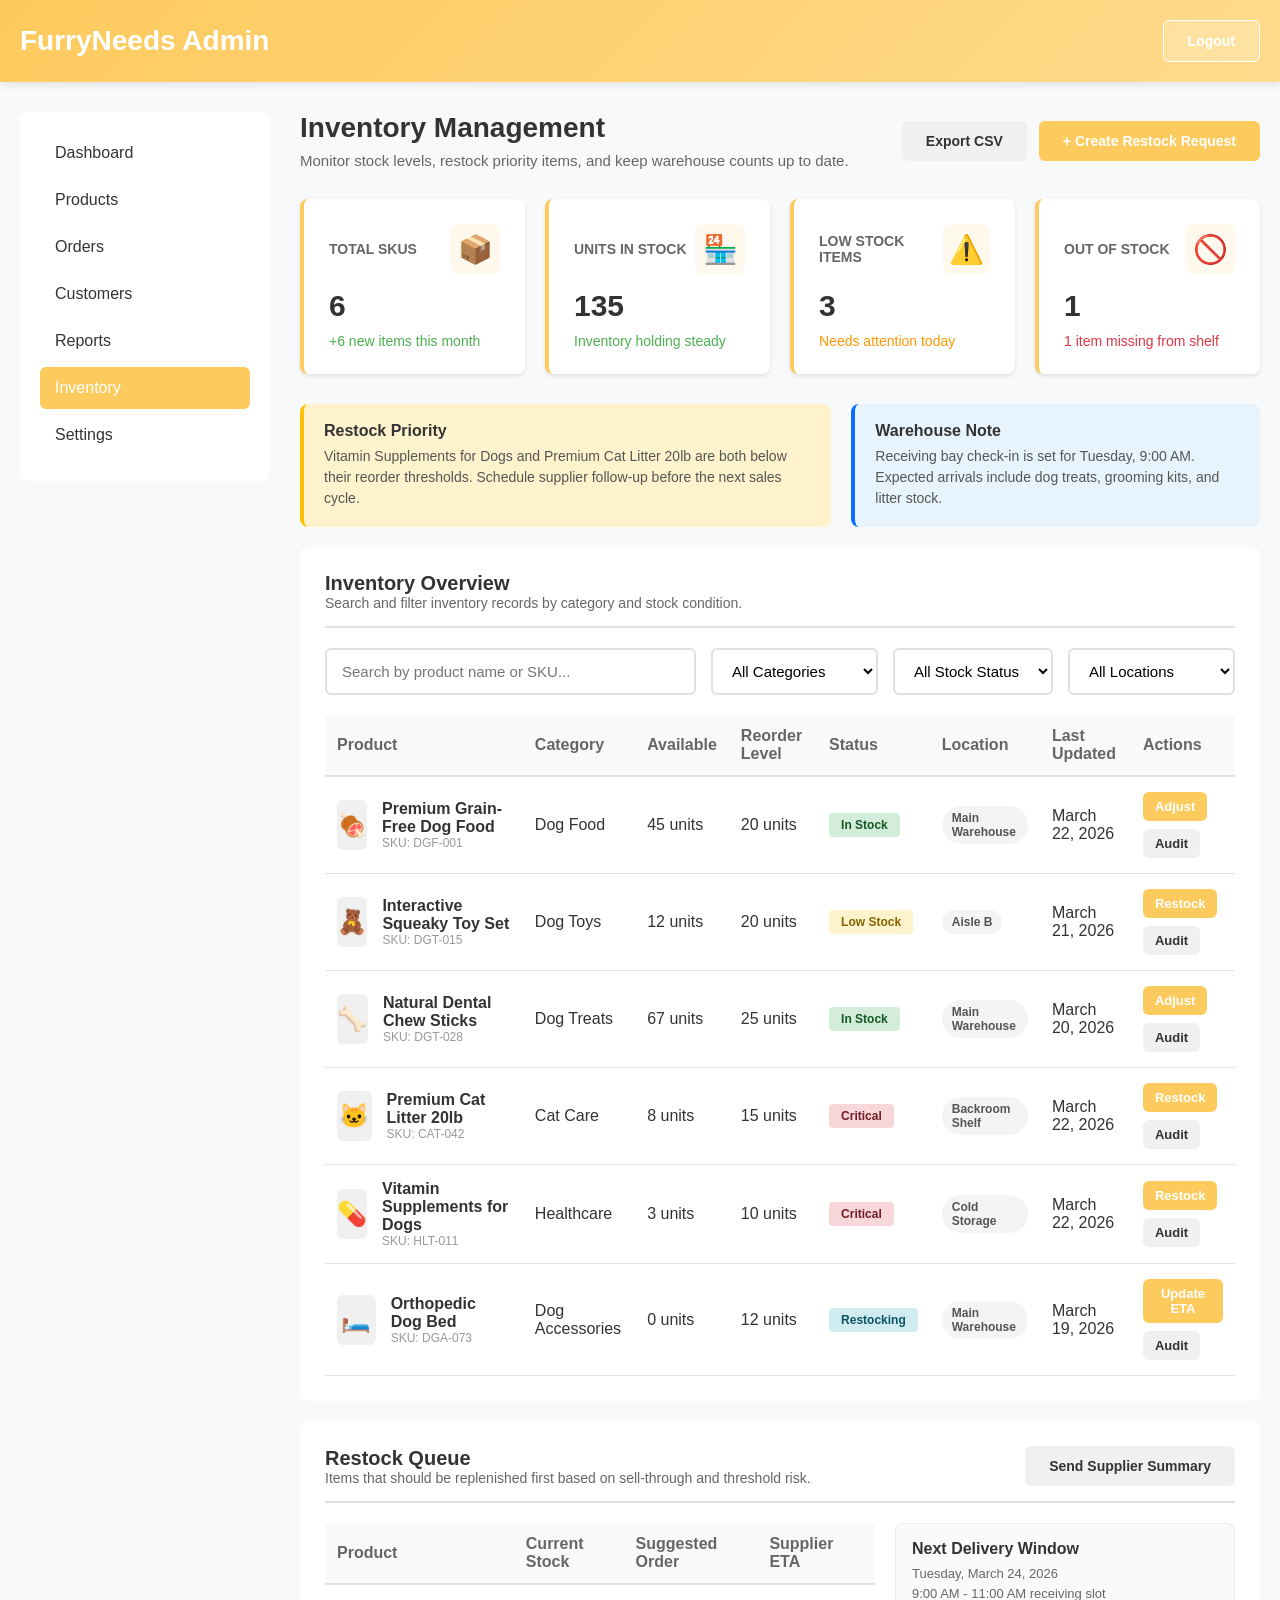
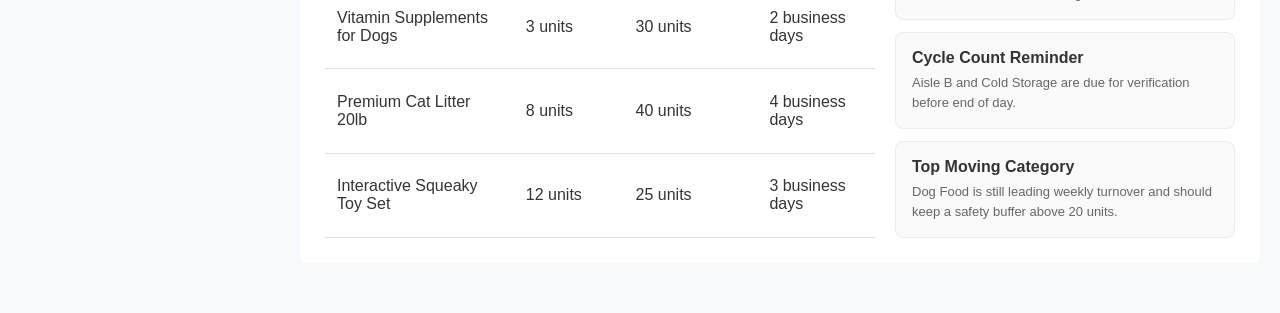
<file: Inventory.html>
<!DOCTYPE html>
<html lang="en">
<head>
    <meta charset="UTF-8">
    <meta name="viewport" content="width=device-width, initial-scale=1.0">
    <title>Inventory - FurryNeeds Admin</title>
    <style>
        * { margin: 0; padding: 0; box-sizing: border-box; }
        body {
            font-family: -apple-system, BlinkMacSystemFont, 'Segoe UI', Arial, sans-serif;
            background: #f8f9fa;
            color: #333;
        }
        .admin-header {
            background: linear-gradient(135deg, #FDCA5D 0%, #ffdb8d 100%);
            color: white;
            padding: 20px 0;
            box-shadow: 0 2px 10px rgba(0,0,0,0.1);
        }
        .header-content {
            max-width: 1400px;
            margin: 0 auto;
            padding: 0 20px;
            display: flex;
            justify-content: space-between;
            align-items: center;
        }
        .logo { font-size: 28px; font-weight: bold; }
        .admin-layout {
            max-width: 1400px;
            margin: 0 auto;
            padding: 30px 20px;
            display: grid;
            grid-template-columns: 250px 1fr;
            gap: 30px;
        }
        .sidebar {
            background: white;
            border-radius: 8px;
            padding: 20px;
            height: fit-content;
            position: sticky;
            top: 20px;
        }
        .sidebar-menu { list-style: none; }
        .sidebar-menu li { margin-bottom: 5px; }
        .sidebar-menu a {
            display: flex;
            align-items: center;
            gap: 12px;
            padding: 12px 15px;
            text-decoration: none;
            color: #333;
            border-radius: 6px;
            transition: all 0.3s;
            font-weight: 500;
        }
        .sidebar-menu a:hover, .sidebar-menu a.active {
            background: #FDCA5D;
            color: white;
        }
        .menu-icon { font-size: 20px; width: 24px; }
        .main-content { min-height: 500px; }
        .page-header {
            display: flex;
            justify-content: space-between;
            align-items: center;
            gap: 16px;
            margin-bottom: 30px;
        }
        .page-title { font-size: 28px; font-weight: bold; }
        .page-subtitle {
            margin-top: 8px;
            color: #666;
            font-size: 15px;
        }
        .header-actions {
            display: flex;
            gap: 12px;
            flex-wrap: wrap;
        }
        .btn {
            padding: 12px 24px;
            border: none;
            border-radius: 6px;
            cursor: pointer;
            font-weight: 600;
            transition: all 0.3s;
            font-size: 14px;
        }
        .btn-primary {
            background: #FDCA5D;
            color: white;
        }
        .btn-primary:hover { background: #e6b84d; }
        .btn-secondary {
            background: #f0f0f0;
            color: #333;
        }
        .btn-secondary:hover { background: #e0e0e0; }
        .btn-danger {
            background: #dc3545;
            color: white;
        }
        .btn-sm {
            padding: 7px 12px;
            font-size: 13px;
        }
        .stats-grid {
            display: grid;
            grid-template-columns: repeat(auto-fit, minmax(220px, 1fr));
            gap: 20px;
            margin-bottom: 30px;
        }
        .stat-card {
            background: white;
            border-radius: 8px;
            padding: 25px;
            box-shadow: 0 2px 4px rgba(0,0,0,0.1);
            border-left: 4px solid #FDCA5D;
        }
        .stat-header {
            display: flex;
            justify-content: space-between;
            align-items: center;
            margin-bottom: 15px;
        }
        .stat-title {
            color: #666;
            font-size: 14px;
            text-transform: uppercase;
            font-weight: 600;
        }
        .stat-icon {
            font-size: 28px;
            width: 50px;
            height: 50px;
            background: #fff9ed;
            border-radius: 8px;
            display: flex;
            align-items: center;
            justify-content: center;
        }
        .stat-value {
            font-size: 30px;
            font-weight: bold;
            margin-bottom: 10px;
        }
        .stat-change {
            font-size: 14px;
            color: #4CAF50;
        }
        .stat-change.warning { color: #ff9800; }
        .stat-change.negative { color: #dc3545; }
        .content-section {
            background: white;
            border-radius: 8px;
            padding: 25px;
            margin-bottom: 20px;
        }
        .section-header {
            display: flex;
            justify-content: space-between;
            align-items: center;
            gap: 12px;
            margin-bottom: 20px;
            padding-bottom: 15px;
            border-bottom: 2px solid #e0e0e0;
        }
        .section-title { font-size: 20px; font-weight: bold; }
        .section-note { color: #666; font-size: 14px; }
        .alert-grid {
            display: grid;
            grid-template-columns: 1.3fr 1fr;
            gap: 20px;
            margin-bottom: 20px;
        }
        .alert-box {
            border-radius: 8px;
            padding: 18px 20px;
        }
        .alert-warning {
            background: #fff3cd;
            border-left: 4px solid #ffc107;
        }
        .alert-info {
            background: #e8f4fd;
            border-left: 4px solid #0d6efd;
        }
        .alert-title {
            font-weight: 700;
            margin-bottom: 6px;
        }
        .alert-text {
            color: #555;
            line-height: 1.5;
            font-size: 14px;
        }
        .inventory-toolbar {
            display: grid;
            grid-template-columns: 1fr auto auto auto;
            gap: 15px;
            margin-bottom: 20px;
        }
        .search-box,
        .filter-select {
            padding: 12px 15px;
            border: 2px solid #e0e0e0;
            border-radius: 6px;
            font-size: 15px;
            background: white;
        }
        .data-table {
            width: 100%;
            border-collapse: collapse;
        }
        .data-table th {
            background: #f8f9fa;
            padding: 12px;
            text-align: left;
            font-weight: 600;
            color: #666;
            border-bottom: 2px solid #e0e0e0;
        }
        .data-table td {
            padding: 15px 12px;
            border-bottom: 1px solid #e0e0e0;
            vertical-align: middle;
        }
        .data-table tr:hover { background: #f8f9fa; }
        .product-info {
            display: flex;
            align-items: center;
            gap: 15px;
        }
        .product-thumb {
            width: 50px;
            height: 50px;
            background: #f0f0f0;
            border-radius: 6px;
            display: flex;
            align-items: center;
            justify-content: center;
            font-size: 24px;
        }
        .status-badge {
            padding: 5px 12px;
            border-radius: 4px;
            font-size: 12px;
            font-weight: 600;
            display: inline-block;
        }
        .status-in { background: #d4edda; color: #155724; }
        .status-low { background: #fff3cd; color: #856404; }
        .status-critical { background: #f8d7da; color: #721c24; }
        .status-restocking { background: #d1ecf1; color: #0c5460; }
        .location-chip {
            display: inline-block;
            padding: 5px 10px;
            border-radius: 999px;
            background: #f3f4f6;
            font-size: 12px;
            font-weight: 600;
            color: #555;
        }
        .action-btns {
            display: flex;
            gap: 8px;
            flex-wrap: wrap;
        }
        .split-layout {
            display: grid;
            grid-template-columns: 1fr 340px;
            gap: 20px;
        }
        .mini-list {
            display: flex;
            flex-direction: column;
            gap: 12px;
        }
        .mini-card {
            padding: 16px;
            border: 1px solid #ececec;
            border-radius: 8px;
            background: #fafafa;
        }
        .mini-card strong {
            display: block;
            margin-bottom: 6px;
        }
        .mini-meta {
            font-size: 13px;
            color: #666;
            line-height: 1.5;
        }
        .modal {
            display: none;
            position: fixed;
            inset: 0;
            background: rgba(0,0,0,0.5);
            z-index: 1000;
            align-items: center;
            justify-content: center;
            padding: 20px;
        }
        .modal.show { display: flex; }
        .modal-content {
            background: white;
            border-radius: 12px;
            width: 100%;
            max-width: 520px;
            overflow: hidden;
        }
        .modal-header {
            padding: 20px 25px;
            border-bottom: 1px solid #e0e0e0;
            display: flex;
            justify-content: space-between;
            align-items: center;
        }
        .modal-title { font-size: 22px; font-weight: bold; }
        .close-btn {
            font-size: 28px;
            background: none;
            border: none;
            cursor: pointer;
            color: #999;
        }
        .modal-body { padding: 25px; }
        .form-group { margin-bottom: 18px; }
        label {
            display: block;
            font-weight: 600;
            margin-bottom: 8px;
        }
        input[type="text"],
        input[type="number"],
        select,
        textarea {
            width: 100%;
            padding: 12px 15px;
            border: 2px solid #e0e0e0;
            border-radius: 6px;
            font-size: 15px;
        }
        textarea {
            min-height: 90px;
            resize: vertical;
        }
        .form-row {
            display: grid;
            grid-template-columns: 1fr 1fr;
            gap: 15px;
        }
        .modal-actions {
            display: flex;
            gap: 10px;
            margin-top: 24px;
        }
        .empty-state {
            text-align: center;
            padding: 20px;
            color: #777;
            display: none;
        }
        @media (max-width: 980px) {
            .split-layout,
            .alert-grid {
                grid-template-columns: 1fr;
            }
            .inventory-toolbar {
                grid-template-columns: 1fr 1fr;
            }
        }
        @media (max-width: 768px) {
            .admin-layout { grid-template-columns: 1fr; }
            .sidebar { position: static; }
            .page-header,
            .section-header {
                flex-direction: column;
                align-items: flex-start;
            }
            .inventory-toolbar,
            .form-row {
                grid-template-columns: 1fr;
            }
        }
    </style>
</head>
<body>
    <div class="admin-header">
        <div class="header-content">
            <div class="logo">FurryNeeds Admin</div>
            <button class="btn btn-secondary" onclick="window.location.href='login.html';" style="background: rgba(255,255,255,0.2); color: white; border: 1px solid white;">Logout</button>
        </div>
    </div>

    <div class="admin-layout">
        <aside class="sidebar">
            <ul class="sidebar-menu">
                <li><a href="Admin Dashboard.html">Dashboard</a></li>
                <li><a href="Product Management.html">Products</a></li>
                <li><a href="Orders.html">Orders</a></li>
                <li><a href="Customers.html">Customers</a></li>
                <li><a href="Sales Reports.html">Reports</a></li>
                <li><a href="Inventory.html" class="active">Inventory</a></li>
                <li><a href="Settings.html">Settings</a></li>
            </ul>
        </aside>

        <main class="main-content">
            <div class="page-header">
                <div>
                    <h1 class="page-title">Inventory Management</h1>
                    <p class="page-subtitle">Monitor stock levels, restock priority items, and keep warehouse counts up to date.</p>
                </div>
                <div class="header-actions">
                    <button class="btn btn-secondary" id="exportInventoryBtn">Export CSV</button>
                    <button class="btn btn-primary" id="openRestockBtn">+ Create Restock Request</button>
                </div>
            </div>

            <div class="stats-grid">
                <div class="stat-card">
                    <div class="stat-header">
                        <div class="stat-title">Total SKUs</div>
                        <div class="stat-icon">📦</div>
                    </div>
                    <div class="stat-value" id="totalSkus">128</div>
                    <div class="stat-change">+6 new items this month</div>
                </div>
                <div class="stat-card">
                    <div class="stat-header">
                        <div class="stat-title">Units In Stock</div>
                        <div class="stat-icon">🏪</div>
                    </div>
                    <div class="stat-value" id="totalUnits">1,284</div>
                    <div class="stat-change">Inventory holding steady</div>
                </div>
                <div class="stat-card">
                    <div class="stat-header">
                        <div class="stat-title">Low Stock Items</div>
                        <div class="stat-icon">⚠️</div>
                    </div>
                    <div class="stat-value" id="lowStockCount">4</div>
                    <div class="stat-change warning">Needs attention today</div>
                </div>
                <div class="stat-card">
                    <div class="stat-header">
                        <div class="stat-title">Out Of Stock</div>
                        <div class="stat-icon">🚫</div>
                    </div>
                    <div class="stat-value" id="outStockCount">1</div>
                    <div class="stat-change negative">1 item missing from shelf</div>
                </div>
            </div>

            <div class="alert-grid">
                <div class="alert-box alert-warning">
                    <div class="alert-title">Restock Priority</div>
                    <div class="alert-text">Vitamin Supplements for Dogs and Premium Cat Litter 20lb are both below their reorder thresholds. Schedule supplier follow-up before the next sales cycle.</div>
                </div>
                <div class="alert-box alert-info">
                    <div class="alert-title">Warehouse Note</div>
                    <div class="alert-text">Receiving bay check-in is set for Tuesday, 9:00 AM. Expected arrivals include dog treats, grooming kits, and litter stock.</div>
                </div>
            </div>

            <div class="content-section">
                <div class="section-header">
                    <div>
                        <h2 class="section-title">Inventory Overview</h2>
                        <div class="section-note">Search and filter inventory records by category and stock condition.</div>
                    </div>
                </div>

                <div class="inventory-toolbar">
                    <input type="text" class="search-box" id="searchInput" placeholder="Search by product name or SKU...">
                    <select class="filter-select" id="categoryFilter">
                        <option value="all">All Categories</option>
                        <option value="Dog Food">Dog Food</option>
                        <option value="Dog Toys">Dog Toys</option>
                        <option value="Dog Treats">Dog Treats</option>
                        <option value="Cat Care">Cat Care</option>
                        <option value="Healthcare">Healthcare</option>
                        <option value="Dog Accessories">Dog Accessories</option>
                    </select>
                    <select class="filter-select" id="statusFilter">
                        <option value="all">All Stock Status</option>
                        <option value="In Stock">In Stock</option>
                        <option value="Low Stock">Low Stock</option>
                        <option value="Critical">Critical</option>
                        <option value="Restocking">Restocking</option>
                    </select>
                    <select class="filter-select" id="locationFilter">
                        <option value="all">All Locations</option>
                        <option value="Main Warehouse">Main Warehouse</option>
                        <option value="Aisle B">Aisle B</option>
                        <option value="Cold Storage">Cold Storage</option>
                        <option value="Backroom Shelf">Backroom Shelf</option>
                    </select>
                </div>

                <table class="data-table" id="inventoryTable">
                    <thead>
                        <tr>
                            <th>Product</th>
                            <th>Category</th>
                            <th>Available</th>
                            <th>Reorder Level</th>
                            <th>Status</th>
                            <th>Location</th>
                            <th>Last Updated</th>
                            <th>Actions</th>
                        </tr>
                    </thead>
                    <tbody>
                        <tr data-name="Premium Grain-Free Dog Food" data-sku="DGF-001" data-category="Dog Food" data-status="In Stock" data-location="Main Warehouse" data-stock="45">
                            <td>
                                <div class="product-info">
                                    <div class="product-thumb">🍖</div>
                                    <div>
                                        <div style="font-weight: 600;">Premium Grain-Free Dog Food</div>
                                        <div style="font-size: 12px; color: #999;">SKU: DGF-001</div>
                                    </div>
                                </div>
                            </td>
                            <td>Dog Food</td>
                            <td>45 units</td>
                            <td>20 units</td>
                            <td><span class="status-badge status-in">In Stock</span></td>
                            <td><span class="location-chip">Main Warehouse</span></td>
                            <td>March 22, 2026</td>
                            <td>
                                <div class="action-btns">
                                    <button class="btn btn-primary btn-sm" onclick="openRestockModal('Premium Grain-Free Dog Food', 45)">Adjust</button>
                                    <button class="btn btn-secondary btn-sm" onclick="markChecked('Premium Grain-Free Dog Food')">Audit</button>
                                </div>
                            </td>
                        </tr>
                        <tr data-name="Interactive Squeaky Toy Set" data-sku="DGT-015" data-category="Dog Toys" data-status="Low Stock" data-location="Aisle B" data-stock="12">
                            <td>
                                <div class="product-info">
                                    <div class="product-thumb">🧸</div>
                                    <div>
                                        <div style="font-weight: 600;">Interactive Squeaky Toy Set</div>
                                        <div style="font-size: 12px; color: #999;">SKU: DGT-015</div>
                                    </div>
                                </div>
                            </td>
                            <td>Dog Toys</td>
                            <td>12 units</td>
                            <td>20 units</td>
                            <td><span class="status-badge status-low">Low Stock</span></td>
                            <td><span class="location-chip">Aisle B</span></td>
                            <td>March 21, 2026</td>
                            <td>
                                <div class="action-btns">
                                    <button class="btn btn-primary btn-sm" onclick="openRestockModal('Interactive Squeaky Toy Set', 12)">Restock</button>
                                    <button class="btn btn-secondary btn-sm" onclick="markChecked('Interactive Squeaky Toy Set')">Audit</button>
                                </div>
                            </td>
                        </tr>
                        <tr data-name="Natural Dental Chew Sticks" data-sku="DGT-028" data-category="Dog Treats" data-status="In Stock" data-location="Main Warehouse" data-stock="67">
                            <td>
                                <div class="product-info">
                                    <div class="product-thumb">🦴</div>
                                    <div>
                                        <div style="font-weight: 600;">Natural Dental Chew Sticks</div>
                                        <div style="font-size: 12px; color: #999;">SKU: DGT-028</div>
                                    </div>
                                </div>
                            </td>
                            <td>Dog Treats</td>
                            <td>67 units</td>
                            <td>25 units</td>
                            <td><span class="status-badge status-in">In Stock</span></td>
                            <td><span class="location-chip">Main Warehouse</span></td>
                            <td>March 20, 2026</td>
                            <td>
                                <div class="action-btns">
                                    <button class="btn btn-primary btn-sm" onclick="openRestockModal('Natural Dental Chew Sticks', 67)">Adjust</button>
                                    <button class="btn btn-secondary btn-sm" onclick="markChecked('Natural Dental Chew Sticks')">Audit</button>
                                </div>
                            </td>
                        </tr>
                        <tr data-name="Premium Cat Litter 20lb" data-sku="CAT-042" data-category="Cat Care" data-status="Critical" data-location="Backroom Shelf" data-stock="8">
                            <td>
                                <div class="product-info">
                                    <div class="product-thumb">🐱</div>
                                    <div>
                                        <div style="font-weight: 600;">Premium Cat Litter 20lb</div>
                                        <div style="font-size: 12px; color: #999;">SKU: CAT-042</div>
                                    </div>
                                </div>
                            </td>
                            <td>Cat Care</td>
                            <td>8 units</td>
                            <td>15 units</td>
                            <td><span class="status-badge status-critical">Critical</span></td>
                            <td><span class="location-chip">Backroom Shelf</span></td>
                            <td>March 22, 2026</td>
                            <td>
                                <div class="action-btns">
                                    <button class="btn btn-primary btn-sm" onclick="openRestockModal('Premium Cat Litter 20lb', 8)">Restock</button>
                                    <button class="btn btn-secondary btn-sm" onclick="markChecked('Premium Cat Litter 20lb')">Audit</button>
                                </div>
                            </td>
                        </tr>
                        <tr data-name="Vitamin Supplements for Dogs" data-sku="HLT-011" data-category="Healthcare" data-status="Critical" data-location="Cold Storage" data-stock="3">
                            <td>
                                <div class="product-info">
                                    <div class="product-thumb">💊</div>
                                    <div>
                                        <div style="font-weight: 600;">Vitamin Supplements for Dogs</div>
                                        <div style="font-size: 12px; color: #999;">SKU: HLT-011</div>
                                    </div>
                                </div>
                            </td>
                            <td>Healthcare</td>
                            <td>3 units</td>
                            <td>10 units</td>
                            <td><span class="status-badge status-critical">Critical</span></td>
                            <td><span class="location-chip">Cold Storage</span></td>
                            <td>March 22, 2026</td>
                            <td>
                                <div class="action-btns">
                                    <button class="btn btn-primary btn-sm" onclick="openRestockModal('Vitamin Supplements for Dogs', 3)">Restock</button>
                                    <button class="btn btn-secondary btn-sm" onclick="markChecked('Vitamin Supplements for Dogs')">Audit</button>
                                </div>
                            </td>
                        </tr>
                        <tr data-name="Orthopedic Dog Bed" data-sku="DGA-073" data-category="Dog Accessories" data-status="Restocking" data-location="Main Warehouse" data-stock="0">
                            <td>
                                <div class="product-info">
                                    <div class="product-thumb">🛏️</div>
                                    <div>
                                        <div style="font-weight: 600;">Orthopedic Dog Bed</div>
                                        <div style="font-size: 12px; color: #999;">SKU: DGA-073</div>
                                    </div>
                                </div>
                            </td>
                            <td>Dog Accessories</td>
                            <td>0 units</td>
                            <td>12 units</td>
                            <td><span class="status-badge status-restocking">Restocking</span></td>
                            <td><span class="location-chip">Main Warehouse</span></td>
                            <td>March 19, 2026</td>
                            <td>
                                <div class="action-btns">
                                    <button class="btn btn-primary btn-sm" onclick="openRestockModal('Orthopedic Dog Bed', 0)">Update ETA</button>
                                    <button class="btn btn-secondary btn-sm" onclick="markChecked('Orthopedic Dog Bed')">Audit</button>
                                </div>
                            </td>
                        </tr>
                    </tbody>
                </table>
                <div class="empty-state" id="emptyState">No inventory items match the current filters.</div>
            </div>

            <div class="content-section">
                <div class="section-header">
                    <div>
                        <h2 class="section-title">Restock Queue</h2>
                        <div class="section-note">Items that should be replenished first based on sell-through and threshold risk.</div>
                    </div>
                    <button class="btn btn-secondary" onclick="alert('Supplier summary sent.')">Send Supplier Summary</button>
                </div>

                <div class="split-layout">
                    <table class="data-table">
                        <thead>
                            <tr>
                                <th>Product</th>
                                <th>Current Stock</th>
                                <th>Suggested Order</th>
                                <th>Supplier ETA</th>
                            </tr>
                        </thead>
                        <tbody>
                            <tr>
                                <td>Vitamin Supplements for Dogs</td>
                                <td>3 units</td>
                                <td>30 units</td>
                                <td>2 business days</td>
                            </tr>
                            <tr>
                                <td>Premium Cat Litter 20lb</td>
                                <td>8 units</td>
                                <td>40 units</td>
                                <td>4 business days</td>
                            </tr>
                            <tr>
                                <td>Interactive Squeaky Toy Set</td>
                                <td>12 units</td>
                                <td>25 units</td>
                                <td>3 business days</td>
                            </tr>
                        </tbody>
                    </table>

                    <div class="mini-list">
                        <div class="mini-card">
                            <strong>Next Delivery Window</strong>
                            <div class="mini-meta">Tuesday, March 24, 2026<br>9:00 AM - 11:00 AM receiving slot</div>
                        </div>
                        <div class="mini-card">
                            <strong>Cycle Count Reminder</strong>
                            <div class="mini-meta">Aisle B and Cold Storage are due for verification before end of day.</div>
                        </div>
                        <div class="mini-card">
                            <strong>Top Moving Category</strong>
                            <div class="mini-meta">Dog Food is still leading weekly turnover and should keep a safety buffer above 20 units.</div>
                        </div>
                    </div>
                </div>
            </div>
        </main>
    </div>
    <div class="modal" id="restockModal">
        <div class="modal-content">
            <div class="modal-header">
                <h2 class="modal-title">Create Restock Request</h2>
                <button class="close-btn" onclick="closeRestockModal()">&times;</button>
            </div>
            <div class="modal-body">
                <form id="restockForm">
                    <div class="form-group">
                        <label for="restockProduct">Product</label>
                        <input type="text" id="restockProduct" readonly>
                    </div>
                    <div class="form-row">
                        <div class="form-group">
                            <label for="currentStock">Current Stock</label>
                            <input type="number" id="currentStock" readonly>
                        </div>
                        <div class="form-group">
                            <label for="restockQty">Restock Quantity</label>
                            <input type="number" id="restockQty" min="1" value="20" required>
                        </div>
                    </div>
                    <div class="form-row">
                        <div class="form-group">
                            <label for="supplierSelect">Supplier</label>
                            <select id="supplierSelect">
                                <option>Preferred Supplier</option>
                                <option>Warehouse Partner A</option>
                                <option>Regional Distributor</option>
                            </select>
                        </div>
                        <div class="form-group">
                            <label for="prioritySelect">Priority</label>
                            <select id="prioritySelect">
                                <option>High</option>
                                <option>Normal</option>
                                <option>Low</option>
                            </select>
                        </div>
                    </div>
                    <div class="form-group">
                        <label for="restockNotes">Notes</label>
                        <textarea id="restockNotes" placeholder="Add a note for purchasing or warehouse staff..."></textarea>
                    </div>
                    <div class="modal-actions">
                        <button type="submit" class="btn btn-primary" style="flex: 1;">Submit Request</button>
                        <button type="button" class="btn btn-secondary" onclick="closeRestockModal()">Cancel</button>
                    </div>
                </form>
            </div>
        </div>
    </div>

    <script>
        const searchInput = document.getElementById('searchInput');
        const categoryFilter = document.getElementById('categoryFilter');
        const statusFilter = document.getElementById('statusFilter');
        const locationFilter = document.getElementById('locationFilter');
        const inventoryRows = Array.from(document.querySelectorAll('#inventoryTable tbody tr'));
        const emptyState = document.getElementById('emptyState');
        const restockModal = document.getElementById('restockModal');
        const restockForm = document.getElementById('restockForm');
        const restockProduct = document.getElementById('restockProduct');
        const currentStock = document.getElementById('currentStock');
        const restockQty = document.getElementById('restockQty');

        function filterInventory() {
            const searchTerm = searchInput.value.trim().toLowerCase();
            const categoryValue = categoryFilter.value;
            const statusValue = statusFilter.value;
            const locationValue = locationFilter.value;
            let visibleCount = 0;

            inventoryRows.forEach((row) => {
                const name = row.dataset.name.toLowerCase();
                const sku = row.dataset.sku.toLowerCase();
                const category = row.dataset.category;
                const status = row.dataset.status;
                const location = row.dataset.location;

                const matchesSearch = name.includes(searchTerm) || sku.includes(searchTerm);
                const matchesCategory = categoryValue === 'all' || category === categoryValue;
                const matchesStatus = statusValue === 'all' || status === statusValue;
                const matchesLocation = locationValue === 'all' || location === locationValue;

                const visible = matchesSearch && matchesCategory && matchesStatus && matchesLocation;
                row.style.display = visible ? '' : 'none';
                if (visible) visibleCount += 1;
            });

            emptyState.style.display = visibleCount === 0 ? 'block' : 'none';
        }

        function updateSummaryCards() {
            const stocks = inventoryRows.map((row) => Number(row.dataset.stock));
            const totalUnits = stocks.reduce((sum, value) => sum + value, 0);
            const lowStockItems = inventoryRows.filter((row) => row.dataset.status === 'Low Stock' || row.dataset.status === 'Critical').length;
            const outOfStockItems = inventoryRows.filter((row) => Number(row.dataset.stock) === 0).length;

            document.getElementById('totalSkus').textContent = inventoryRows.length;
            document.getElementById('totalUnits').textContent = totalUnits.toLocaleString();
            document.getElementById('lowStockCount').textContent = lowStockItems;
            document.getElementById('outStockCount').textContent = outOfStockItems;
        }

        function openRestockModal(productName, stock) {
            restockProduct.value = productName || '';
            currentStock.value = stock || 0;
            restockQty.value = stock > 20 ? 10 : 25;
            restockModal.classList.add('show');
        }

        function closeRestockModal() {
            restockModal.classList.remove('show');
            restockForm.reset();
        }

        function markChecked(productName) {
            alert(productName + ' marked for stock audit.');
        }

        document.getElementById('openRestockBtn').addEventListener('click', function() {
            openRestockModal('Vitamin Supplements for Dogs', 3);
        });

        document.getElementById('exportInventoryBtn').addEventListener('click', function() {
            alert('Inventory CSV export started.');
        });

        [searchInput, categoryFilter, statusFilter, locationFilter].forEach((control) => {
            control.addEventListener('input', filterInventory);
            control.addEventListener('change', filterInventory);
        });

        restockForm.addEventListener('submit', function(event) {
            event.preventDefault();
            alert('Restock request submitted for ' + restockProduct.value + ' (' + restockQty.value + ' units).');
            closeRestockModal();
        });

        restockModal.addEventListener('click', function(event) {
            if (event.target === restockModal) {
                closeRestockModal();
            }
        });

        updateSummaryCards();
        filterInventory();
    </script>
</body>
</html>
</file>
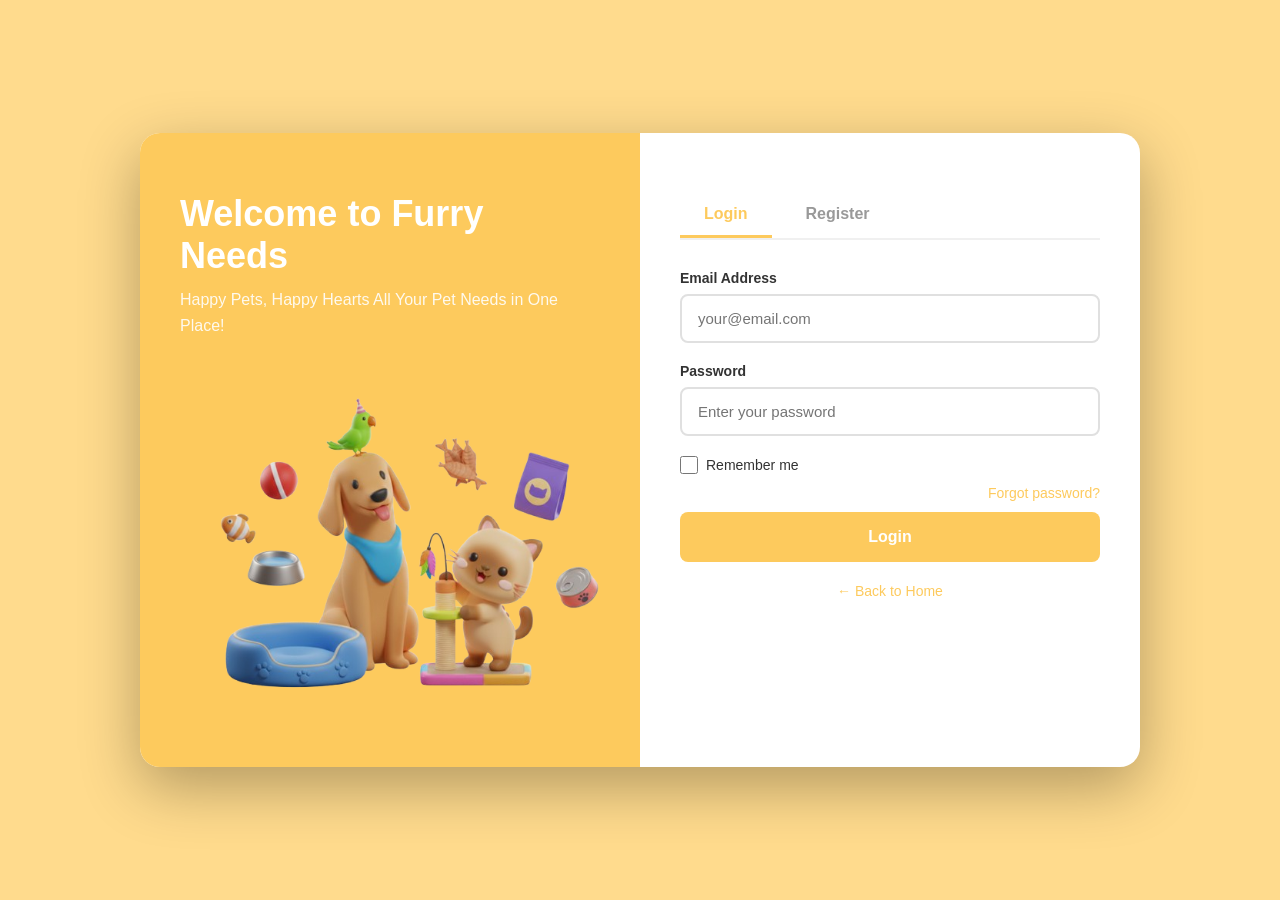
<file: login.html>
<!DOCTYPE html>
<html lang="en">
<head>
    <meta charset="UTF-8">
    <meta name="viewport" content="width=device-width, initial-scale=1.0">
    <title>Login - PawShop Pet Store</title>
    <style>
        * {
            margin: 0;
            padding: 0;
            box-sizing: border-box;
        }
        body {
            font-family: -apple-system, BlinkMacSystemFont, 'Segoe UI', Arial, sans-serif;
            background-color: #ffdb8d;
            min-height: 100vh;
            display: flex;
            align-items: center;
            justify-content: center;
            padding: 20px;
        }
        .container {
            max-width: 1000px;
            width: 100%;
            background: white;
            border-radius: 20px;
            box-shadow: 0 20px 60px rgba(0,0,0,0.3);
            overflow: hidden;
            display: grid;
            grid-template-columns: 1fr 1fr;
        }
        .left-panel {
            background-color: #FDCA5D;
            padding: 60px 40px;
            color: white;
            display: flex;
            flex-direction: column;
            justify-content: center;
        }
        .left-panel h1 {
            font-size: 36px;
            margin-bottom: 10px;
            margin-top: 0;
        }
        .left-panel p {
            font-size: 16px;
            line-height: 1.6;
            margin-bottom: 20px;
            opacity: 0.9;
        }
        .logo {
            width: 150px;
             margin-top: 20px;

        }
        .logo img {
            display: block;
            max-width: 300%;
            height: auto;
            margin-top: 0;
        }
        .right-panel {
            padding: 60px 40px;
        }
        .tabs {
            display: flex;
            gap: 10px;
            margin-bottom: 30px;
            border-bottom: 2px solid #f0f0f0;
        }
        .tab {
            padding: 12px 24px;
            border: none;
            background: none;
            font-size: 16px;
            font-weight: 600;
            color: #999;
            cursor: pointer;
            border-bottom: 3px solid transparent;
            transition: all 0.3s;
        }
        .tab.active {
            color: #FDCA5D;
            border-bottom-color: #FDCA5D;
        }
        .form-container {
            display: none;
        }
        .form-container.active {
            display: block;
        }
        .form-group {
            margin-bottom: 20px;
        }
        label {
            display: block;
            margin-bottom: 8px;
            font-weight: 600;
            color: #333;
            font-size: 14px;
        }
        input[type="text"],
        input[type="email"],
        input[type="password"],
        input[type="tel"] {
            width: 100%;
            padding: 14px 16px;
            border: 2px solid #e0e0e0;
            border-radius: 8px;
            font-size: 15px;
            transition: border-color 0.3s;
        }
        input:focus {
            outline: none;
            border-color: #FDCA5D;
        }
        .checkbox-group {
            display: flex;
            align-items: center;
            gap: 8px;
        }
        .checkbox-group input[type="checkbox"] {
            width: 18px;
            height: 18px;
            cursor: pointer;
        }
        .checkbox-group label {
            margin: 0;
            font-weight: normal;
            cursor: pointer;
        }
        .forgot-password {
            text-align: right;
            margin-top: 10px;
        }
        .forgot-password a {
            color: #FDCA5D;
            text-decoration: none;
            font-size: 14px;
        }
        .btn-primary {
            width: 100%;
            padding: 16px;
            background-color: #FDCA5D ;
            border: none;
            border-radius: 8px;
            color: white;
            font-size: 16px;
            font-weight: 600;
            cursor: pointer;
            transition: transform 0.2s, box-shadow 0.2s;
            margin-top: 10px;
        }
        .btn-primary:hover {
            transform: translateY(-2px);
            box-shadow: 0 10px 20px rgba(253, 202, 93, 0.4);
        }
        .divider {
            text-align: center;
            margin: 30px 0;
            position: relative;
        }
        .divider::before {
            content: "";
            position: absolute;
            left: 0;
            top: 50%;
            width: 100%;
            height: 1px;
            background: #e0e0e0;
        }
        .divider span {
            background: white;
            padding: 0 15px;
            position: relative;
            color: #999;
            font-size: 14px;
        }
        .social-login {
            display: grid;
            gap: 12px;
        }
        .btn-social {
            padding: 14px;
            border: 2px solid #e0e0e0;
            border-radius: 8px;
            background: white;
            cursor: pointer;
            font-size: 15px;
            font-weight: 600;
            transition: all 0.3s;
            display: flex;
            align-items: center;
            justify-content: center;
            gap: 10px;
        }
        .btn-social:hover {
            border-color: #FDCA5D;
            background: #f8f9ff;
        }
        .back-home {
            text-align: center;
            margin-top: 20px;
        }
        .back-home a {
            color: #FDCA5D;
            text-decoration: none;
            font-size: 14px;
        }
        @media (max-width: 768px) {
            .container {
                grid-template-columns: 1fr;
            }
            .left-panel {
                display: none;
            }
        }
    </style>
</head>
<body>
    <div class="container">
        <div class="left-panel">
            <h1> Welcome to Furry Needs</h1>
            <p>Happy Pets, Happy Hearts All Your Pet Needs in One Place!</p>
        <div class="logo">
                <img src="/images/logo.png" alt="Furry Needs logo" />
            </div> 
        </div>

        <div class="right-panel">
            <div class="tabs">
                <button class="tab active" onclick="switchTab('login')">Login</button>
                <button class="tab" onclick="switchTab('register')">Register</button>
            </div>

            <!-- Login Form -->
            <div id="login-form" class="form-container active">
                <form>
                    <div class="form-group">
                        <label for="login-email">Email Address</label>
                        <input type="email" id="login-email" placeholder="your@email.com" required>
                    </div>
                    <div class="form-group">
                        <label for="login-password">Password</label>
                        <input type="password" id="login-password" placeholder="Enter your password" required>
                    </div>
                    <div class="checkbox-group">
                        <input type="checkbox" id="remember-me">
                        <label for="remember-me">Remember me</label>
                    </div>
                    <div class="forgot-password">
                        <a href="#forgot">Forgot password?</a>
                    </div>
                    <button type="button" class="btn-primary" onclick="handleLogin()">Login</button>
                </form>

           <!--     <div class="divider">
                    <span>Or continue with</span>
                </div>

                <div class="social-login">
                    <button class="btn-social">
                        <span></span> Continue with Google
                    </button>
                    <button class="btn-social">
                        <span></span> Continue with Facebook
                    </button>
                </div> -->
            </div>

            <!-- Register Form -->
            <div id="register-form" class="form-container">
                <form>
                    <div class="form-group">
                        <label for="register-name">Full Name</label>
                        <input type="text" id="register-name" placeholder="Full name" required>
                    </div>
                    <div class="form-group">
                        <label for="register-email">Email Address</label>
                        <input type="email" id="register-email" placeholder="your@email.com" required>
                    </div>
                    <div class="form-group">
                        <label for="register-phone">Phone Number</label>
                        <input type="tel" id="register-phone" placeholder="+63 900 000 0000" required>
                    </div>
                    <div class="form-group">
                        <label for="register-password">Password</label>
                        <input type="password" id="register-password" placeholder="Minimum 8 characters" required>
                    </div>
                    <div class="form-group">
                        <label for="register-confirm">Confirm Password</label>
                        <input type="password" id="register-confirm" placeholder="Re-enter password" required>
                    </div>
                    <div class="checkbox-group" style="margin-bottom: 10px;">
                        <input type="checkbox" id="newsletter" checked>
                        <label for="newsletter">Send me exclusive offers and updates</label>
                    </div>
                    <div class="checkbox-group">
                        <input type="checkbox" id="terms" required>
                        <label for="terms">I agree to the Terms & Conditions</label>
                    </div>
                    <button type="submit" class="btn-primary">Create Account</button>
                </form>

                <div class="divider">
                    <span>Or register with</span>
                </div>

                <div class="social-login">
                    <button class="btn-social">
                        <span></span> Sign up with Google
                    </button>
                    <button class="btn-social">
                        <span></span> Sign up with Facebook
                    </button>
                </div>
            </div>

            <div class="back-home">
                <a href="index.html">← Back to Home</a>
            </div>
        </div>
    </div>

    <script>
        function switchTab(tab) {
            // Update tabs
            document.querySelectorAll('.tab').forEach(t => t.classList.remove('active'));
            event.target.classList.add('active');

            // Update forms
            document.querySelectorAll('.form-container').forEach(f => f.classList.remove('active'));
            document.getElementById(tab + '-form').classList.add('active');
        }

        function handleLogin() {
            window.location.href = 'index.html'; // Redirect to index.html
        }
    </script>
</body>
</html>
</file>
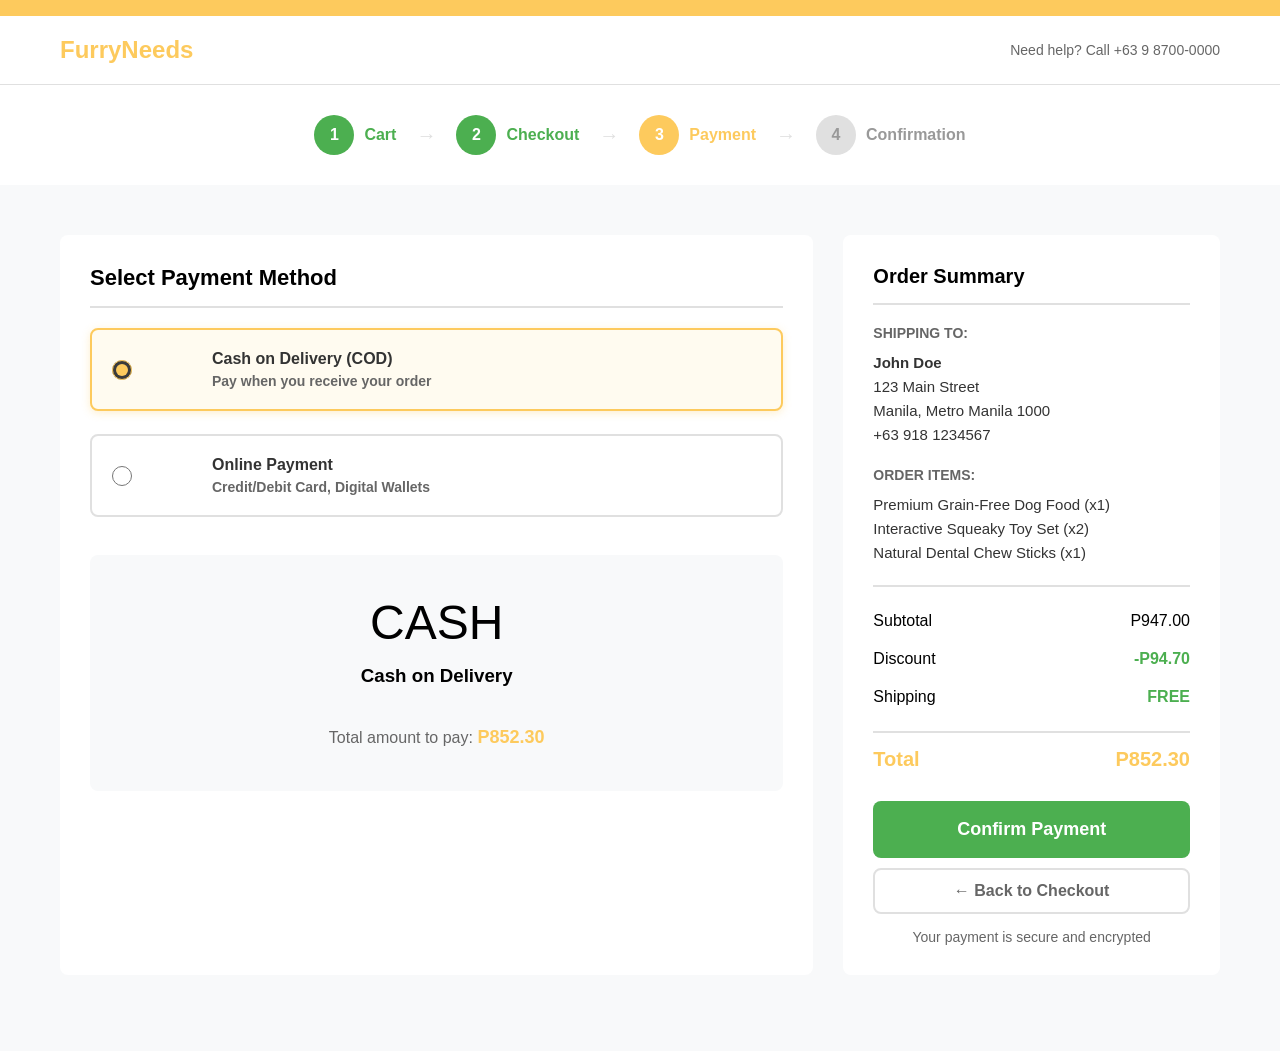
<file: Payment.html>
<!DOCTYPE html>
<html lang="en"><head><meta http-equiv="Content-Type" content="text/html; charset=UTF-8">
    <meta name="viewport" content="width=device-width, initial-scale=1.0">
    <title>Payment - FurryNeeds</title>
    <style>
        * {
            margin: 0;
            padding: 0;
            box-sizing: border-box;
        }
        body {
            font-family: -apple-system, BlinkMacSystemFont, 'Segoe UI', Arial, sans-serif;
            background: #f8f9fa;
        }
        .container {
            max-width: 1200px;
            margin: 0 auto;
            padding: 0 20px;
        }
        /* Header */
        header {
            background: white;
            border-bottom: 1px solid #e0e0e0;
        }
        .top-bar {
            background: #FDCA5D;
            color: white;
            padding: 8px 0;
            text-align: center;
            font-size: 14px;
        }
        .header-main {
            padding: 20px 0;
        }
        .header-content {
            display: flex;
            align-items: center;
            justify-content: space-between;
        }
        .logo {
            font-size: 24px;
            font-weight: bold;
            color: #FDCA5D;
        }
        /* Progress Steps */
        .progress-steps {
            background: white;
            padding: 30px 0;
            margin-bottom: 30px;
        }
        .steps-container {
            display: flex;
            justify-content: center;
            align-items: center;
            gap: 20px;
        }
        .step {
            display: flex;
            align-items: center;
            gap: 10px;
        }
        .step-circle {
            width: 40px;
            height: 40px;
            border-radius: 50%;
            background: #e0e0e0;
            color: #999;
            display: flex;
            align-items: center;
            justify-content: center;
            font-weight: bold;
        }
        .step.active .step-circle {
            background: #FDCA5D;
            color: white;
        }
        .step.completed .step-circle {
            background: #4CAF50;
            color: white;
        }
        .step-label {
            font-weight: 600;
            color: #999;
        }
        .step.active .step-label {
            color: #FDCA5D;
        }
        .step.completed .step-label {
            color: #4CAF50;
        }
        .step-arrow {
            color: #e0e0e0;
            font-size: 20px;
        }
        /* Main Content */
        .payment-content {
            display: grid;
            grid-template-columns: 2fr 1fr;
            gap: 30px;
            padding: 20px 0 40px;
        }
        .payment-section {
            background: white;
            border-radius: 8px;
            padding: 30px;
        }
        .section-title {
            font-size: 22px;
            font-weight: bold;
            margin-bottom: 20px;
            padding-bottom: 15px;
            border-bottom: 2px solid #e0e0e0;
        }
        .payment-methods {
            display: flex;
            flex-direction: column;
            gap: 15px;
            margin-bottom: 30px;
        }
        .payment-option {
            border: 2px solid #e0e0e0;
            border-radius: 8px;
            padding: 20px;
            cursor: pointer;
            transition: all 0.3s;
            display: flex;
            align-items: center;
            gap: 15px;
        }
        .payment-option:hover {
            border-color: #FDCA5D;
            background: #fffbf0;
        }
        .payment-option.selected {
            border-color: #FDCA5D;
            background: #fffbf0;
            box-shadow: 0 2px 8px rgba(253, 202, 93, 0.3);
        }
        .payment-option input[type="radio"] {
            width: 20px;
            height: 20px;
            cursor: pointer;
            accent-color: #FDCA5D;
        }
        .payment-icon {
            font-size: 32px;
            width: 50px;
            text-align: center;
        }
        .payment-info {
            flex: 1;
        }
        .payment-name {
            font-weight: 600;
            font-size: 16px;
            margin-bottom: 5px;
        }
        .payment-desc {
            font-size: 14px;
            color: #666;
        }
        .payment-form {
            display: none;
            margin-top: 20px;
            padding: 20px;
            background: #f8f9fa;
            border-radius: 8px;
        }
        .payment-form.active {
            display: block;
        }
        .form-group {
            margin-bottom: 20px;
        }
        label {
            display: block;
            font-weight: 600;
            margin-bottom: 8px;
            color: #333;
        }
        input[type="text"],
        input[type="email"] {
            width: 100%;
            padding: 12px 15px;
            border: 2px solid #e0e0e0;
            border-radius: 6px;
            font-size: 15px;
            transition: border-color 0.3s;
        }
        input:focus {
            outline: none;
            border-color: #FDCA5D;
        }
        .form-row {
            display: grid;
            grid-template-columns: 2fr 1fr;
            gap: 15px;
        }
        .card-logos {
            display: flex;
            gap: 10px;
            margin-top: 10px;
            font-size: 24px;
        }
        /* Order Summary */
        .order-summary {
            background: white;
            border-radius: 8px;
            padding: 30px;
            height: fit-content;
            position: sticky;
            top: 20px;
        }
        .summary-title {
            font-size: 20px;
            font-weight: bold;
            margin-bottom: 20px;
            padding-bottom: 15px;
            border-bottom: 2px solid #e0e0e0;
        }
        .summary-section {
            margin-bottom: 20px;
        }
        .summary-section-title {
            font-size: 14px;
            font-weight: 600;
            color: #666;
            margin-bottom: 10px;
        }
        .summary-section-content {
            font-size: 15px;
            color: #333;
            line-height: 1.6;
        }
        .summary-line {
            display: flex;
            justify-content: space-between;
            padding: 10px 0;
            font-size: 16px;
        }
        .summary-line.total {
            font-size: 20px;
            font-weight: bold;
            padding-top: 15px;
            margin-top: 15px;
            border-top: 2px solid #e0e0e0;
            color: #FDCA5D;
        }
        .btn-confirm {
            width: 100%;
            padding: 18px;
            background: #4CAF50;
            color: white;
            border: none;
            border-radius: 8px;
            font-size: 18px;
            font-weight: 600;
            cursor: pointer;
            margin-top: 20px;
            transition: all 0.3s;
        }
        .btn-confirm:hover {
            background: #45a049;
            transform: translateY(-2px);
            box-shadow: 0 4px 12px rgba(76, 175, 80, 0.4);
        }
        .btn-confirm:disabled {
            background: #ccc;
            cursor: not-allowed;
            transform: none;
        }
        .btn-back {
            width: 100%;
            padding: 12px;
            background: white;
            color: #666;
            border: 2px solid #e0e0e0;
            border-radius: 8px;
            font-size: 16px;
            font-weight: 600;
            cursor: pointer;
            margin-top: 10px;
            transition: all 0.3s;
        }
        .btn-back:hover {
            border-color: #FDCA5D;
            color: #FDCA5D;
        }
        .secure-notice {
            text-align: center;
            margin-top: 15px;
            font-size: 14px;
            color: #666;
        }
        .loading {
            display: none;
            text-align: center;
            padding: 20px;
        }
        .loading.active {
            display: block;
        }
        .spinner {
            border: 3px solid #f3f3f3;
            border-top: 3px solid #FDCA5D;
            border-radius: 50%;
            width: 40px;
            height: 40px;
            animation: spin 1s linear infinite;
            margin: 0 auto 10px;
        }
        @keyframes spin {
            0% { transform: rotate(0deg); }
            100% { transform: rotate(360deg); }
        }
        @media (max-width: 768px) {
            .payment-content {
                grid-template-columns: 1fr;
            }
            .form-row {
                grid-template-columns: 1fr;
            }
        }
    </style>
</head>
<body>
    <!-- Header -->
    <header>
        <div class="top-bar">
            
        </div>
        <div class="header-main">
            <div class="container">
                <div class="header-content">
                    <div class="logo"> FurryNeeds</div>
                    <div style="color: #666; font-size: 14px;">
                        Need help? Call +63 9 8700-0000
                    </div>
                </div>
            </div>
        </div>
    </header>

    <!-- Progress Steps -->
    <div class="progress-steps">
        <div class="container">
            <div class="steps-container">
                <div class="step completed">
                    <div class="step-circle">1</div>
                    <div class="step-label">Cart</div>
                </div>
                <div class="step-arrow">→</div>
                <div class="step completed">
                    <div class="step-circle">2</div>
                    <div class="step-label">Checkout</div>
                </div>
                <div class="step-arrow">→</div>
                <div class="step active">
                    <div class="step-circle">3</div>
                    <div class="step-label">Payment</div>
                </div>
                <div class="step-arrow">→</div>
                <div class="step">
                    <div class="step-circle">4</div>
                    <div class="step-label">Confirmation</div>
                </div>
            </div>
        </div>
    </div>

    <!-- Payment Content -->
    <div class="container">
        <div class="payment-content">
            <!-- Payment Section -->
            <div class="payment-section">
                <h2 class="section-title">Select Payment Method</h2>

                <div class="payment-methods">
                    <!-- Cash on Delivery -->
                    <label class="payment-option selected" id="codOption">
                        <input type="radio" name="payment" value="cod" checked="">
                        <div class="payment-icon"></div>
                        <div class="payment-info">
                            <div class="payment-name">Cash on Delivery (COD)</div>
                            <div class="payment-desc">Pay when you receive your order</div>
                        </div>
                    </label>

                    <!-- Online Payment -->
                    <label class="payment-option" id="onlineOption">
                        <input type="radio" name="payment" value="online">
                        <div class="payment-icon"></div>
                        <div class="payment-info">
                            <div class="payment-name">Online Payment</div>
                            <div class="payment-desc">Credit/Debit Card, Digital Wallets</div>
                        </div>
                    </label>
                </div>

                <!-- COD Confirmation -->
                <div class="payment-form active" id="codForm">
                    <div style="text-align: center; padding: 20px;">
                        <div style="font-size: 48px; margin-bottom: 15px;">CASH</div>
                        <h3 style="margin-bottom: 10px;">Cash on Delivery</h3>
                        <p style="color: #666; line-height: 1.6;">
    
                            <br>Total amount to pay: <strong style="color: #FDCA5D; font-size: 18px;">P852.30</strong>
                        </p>
                    </div>
                </div>

                <!-- Online Payment Form -->
                <div class="payment-form" id="onlineForm">
                    <h3 style="margin-bottom: 20px;">Enter Card Details</h3>
                    <div class="form-group">
                        <label>Card Number</label>
                        <input type="text" id="cardNumber" placeholder="1234 5678 9012 3456" maxlength="19">
                        <div class="card-logos">
                            <span title="Visa">Visa</span>
                            <span title="Mastercard">MC</span>
                            <span title="Amex">Amex</span>
                        </div>
                    </div>
                    <div class="form-group">
                        <label>Cardholder Name</label>
                        <input type="text" id="cardName" placeholder="John Walker">
                    </div>
                    <div class="form-row">
                        <div class="form-group">
                            <label>Expiration Date</label>
                            <input type="text" id="expiry" placeholder="MM/YY" maxlength="5">
                        </div>
                        <div class="form-group">
                            <label>CVV</label>
                            <input type="text" id="cvv" placeholder="123" maxlength="4">
                        </div>
                    </div>
                    <div style="background: #e3f2fd; border-left: 4px solid #2196F3; padding: 15px; border-radius: 4px; margin-top: 20px;">
                        <div style="font-size: 14px; color: #1976D2;">
                            <strong>Secure Payment</strong><br>
                        Your card information is protected with encryption.
                        </div>
                    </div>
                </div>

                <!-- Loading State -->
                <div class="loading" id="loadingState">
                    <div class="spinner"></div>
                    <p>Processing your payment...</p>
                </div>
            </div>

            <!-- Order Summary -->
            <div class="order-summary">
                <h2 class="summary-title">Order Summary</h2>

                <div class="summary-section">
                    <div class="summary-section-title">SHIPPING TO:</div>
                    <div class="summary-section-content" id="shippingInfo">
        
        </div>
                </div>

                <div class="summary-section">
                    <div class="summary-section-title">ORDER ITEMS:</div>
                    <div class="summary-section-content" id="orderItems"> Premium Grain-Free Dog Food (x1)<br> Interactive Squeaky Toy Set (x2) <br> Natural Dental Chew Sticks (x1)<br></div>
                </div>

                <div style="border-top: 2px solid #e0e0e0; padding-top: 15px; margin-top: 15px;">
                    <div class="summary-line">
                        <span>Subtotal</span>
                        <span id="subtotal">P947.00</span>
                    </div>
                    <div class="summary-line">
                        <span>Discount</span>
                        <span style="color: #4CAF50; font-weight: 600;" id="discount">-P94.70</span>
                    </div>
                    <div class="summary-line">
                        <span>Shipping</span>
                        <span style="color: #4CAF50; font-weight: 600;" id="shipping">FREE</span>
                    </div>
                    <div class="summary-line total">
                        <span>Total</span>
                        <span id="total">P852.30</span>
                    </div>
                </div>

                <button class="btn-confirm" id="confirmBtn">
                    Confirm Payment
                </button>

                <button class="btn-back" onclick="window.location.href='checkout.html';">
                    ← Back to Checkout
                </button>

                <div class="secure-notice">
                    Your payment is secure and encrypted
                </div>
            </div>
        </div>
    </div>

    <br><br>

    <script>
        // Default checkout data (localStorage removed)
        const checkoutData = {
            firstName: 'John',
            lastName: 'Doe',
            email: 'example@example.com',
            address: '123 Main Street',
            city: 'Manila',
            state: 'Metro Manila',
            zip: '1000',
            phone: '+63 918 1234567',
            orderSummary: {
                items: [
                    { name: 'Premium Grain-Free Dog Food', qty: 1, price: 500 },
                    { name: 'Interactive Squeaky Toy Set', qty: 2, price: 150 },
                    { name: 'Natural Dental Chew Sticks', qty: 1, price: 297 }
                ],
                subtotal: 947.00,
                discount: 94.70,
                shipping: 0,
                total: 852.30
            }
        };

        // Display shipping info
        document.getElementById('shippingInfo').innerHTML = `
            <strong>${checkoutData.firstName} ${checkoutData.lastName}</strong><br>
            ${checkoutData.address}<br>
            ${checkoutData.city}, ${checkoutData.state} ${checkoutData.zip}<br>
            ${checkoutData.phone}
        `;

        // Display order items
        let itemsHTML = '';
        checkoutData.orderSummary.items.forEach(item => {
            const totalPrice = item.qty * item.price;
            itemsHTML += `${item.name} (x${item.qty})<br>`;
        });
        document.getElementById('orderItems').innerHTML = itemsHTML;

        // Display totals
        document.getElementById('subtotal').textContent = `P${checkoutData.orderSummary.subtotal.toFixed(2)}`;
        document.getElementById('discount').textContent = `-P${checkoutData.orderSummary.discount.toFixed(2)}`;
        document.getElementById('shipping').textContent = checkoutData.orderSummary.shipping === 0 ? 'FREE' : `P${checkoutData.orderSummary.shipping.toFixed(2)}`;
        document.getElementById('total').textContent = `P${checkoutData.orderSummary.total.toFixed(2)}`;

        // Payment method selection
        const codOption = document.getElementById('codOption');
        const onlineOption = document.getElementById('onlineOption');
        const codForm = document.getElementById('codForm');
        const onlineForm = document.getElementById('onlineForm');
        const paymentRadios = document.querySelectorAll('input[name="payment"]');

        paymentRadios.forEach(radio => {
            radio.addEventListener('change', function() {
                // Update selected state
                document.querySelectorAll('.payment-option').forEach(opt => {
                    opt.classList.remove('selected');
                });

                if (this.value === 'cod') {
                    codOption.classList.add('selected');
                    codForm.classList.add('active');
                    onlineForm.classList.remove('active');
                } else {
                    onlineOption.classList.add('selected');
                    onlineForm.classList.add('active');
                    codForm.classList.remove('active');
                }
            });
        });

        // Initialize with COD selected
        codOption.classList.add('selected');

        // Card number formatting
        document.getElementById('cardNumber')?.addEventListener('input', function(e) {
            let value = e.target.value.replace(/\s/g, '');
            let formattedValue = value.match(/.{1,4}/g)?.join(' ') || value;
            e.target.value = formattedValue;
        });

        // Expiry date formatting
        document.getElementById('expiry')?.addEventListener('input', function(e) {
            let value = e.target.value.replace(/\D/g, '');
            if (value.length >= 2) {
                value = value.slice(0, 2) + '/' + value.slice(2, 4);
            }
            e.target.value = value;
        });

        // CVV validation (numbers only)
        document.getElementById('cvv')?.addEventListener('input', function(e) {
            e.target.value = e.target.value.replace(/\D/g, '');
        });

        // Confirm payment
        document.getElementById('confirmBtn').addEventListener('click', function() {
            const selectedPayment = document.querySelector('input[name="payment"]:checked').value;

            // Validate online payment fields
            if (selectedPayment === 'online') {
                const cardNumber = document.getElementById('cardNumber').value.replace(/\s/g, '');
                const cardName = document.getElementById('cardName').value;
                const expiry = document.getElementById('expiry').value;
                const cvv = document.getElementById('cvv').value;

                if (!cardNumber || cardNumber.length < 15) {
                    alert('Please enter a valid card number');
                    return;
                }
                if (!cardName) {
                    alert('Please enter cardholder name');
                    return;
                }
                if (!expiry || expiry.length !== 5) {
                    alert('Please enter a valid expiration date (MM/YY)');
                    return;
                }
                if (!cvv || cvv.length < 3) {
                    alert('Please enter a valid CVV');
                    return;
                }
            }

            // Show loading state
            document.querySelector('.payment-section').style.display = 'none';
            document.getElementById('loadingState').classList.add('active');
            document.getElementById('confirmBtn').disabled = true;

            // Generate order number
            const orderNumber = 'FN' + Date.now().toString().slice(-8);

            // Store order data
            const orderData = {
                ...checkoutData,
                orderNumber: orderNumber,
                paymentMethod: selectedPayment === 'cod' ? 'Cash on Delivery' : 'Online Payment (Card)',
                orderDate: new Date().toLocaleString(),
                cardLastFour: selectedPayment === 'online' ?
                    document.getElementById('cardNumber').value.slice(-4) : null
            };

            // Simulate payment processing
            setTimeout(() => {
                window.location.href = '4-OrderConfirm.html';
            }, 2000);
        });
    </script>
</file>
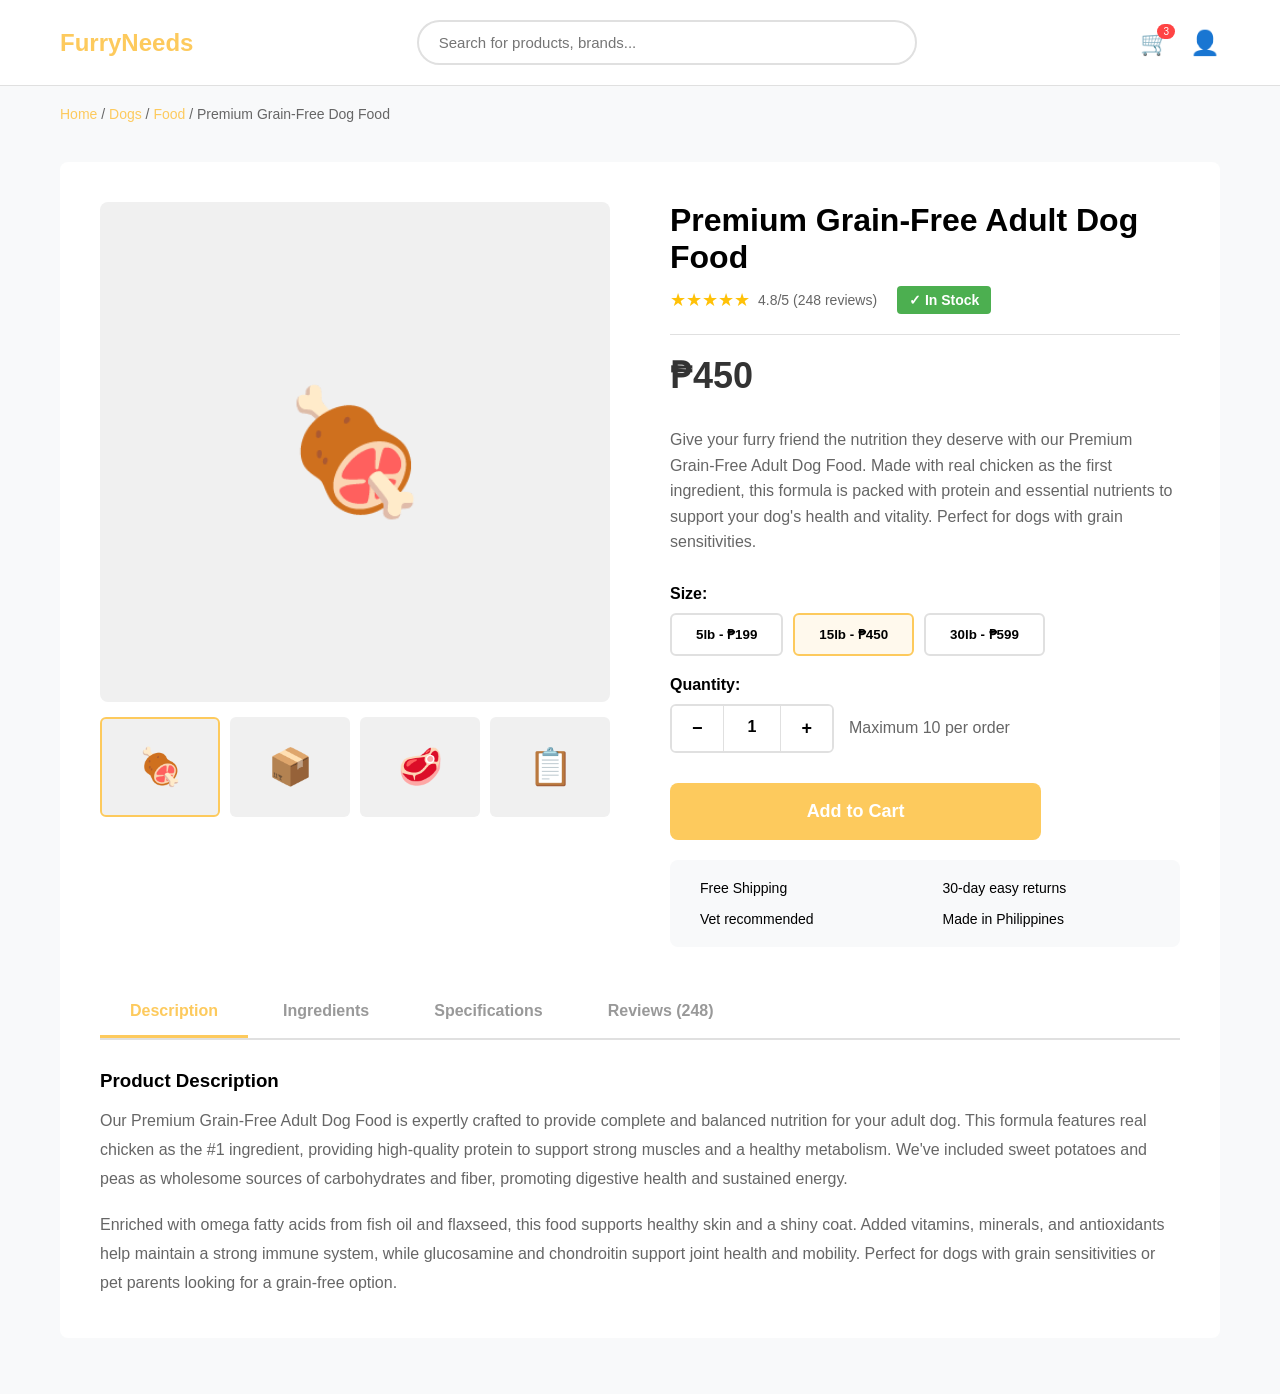
<file: Product Details.html>
<!DOCTYPE html>
<!-- saved from url=(0174)https://dede3phc22dgx.cloudfront.net/creao2/2ab7bd66-1a8a-47d3-95bb-253d9aec738c/98710340-f0e1-7045-c5ba-ef6bbe01060c/e1b3bb86-fd78-4ada-9306-3a24a3e8ae29/product-detail.html -->
<html lang="en"><head><meta http-equiv="Content-Type" content="text/html; charset=UTF-8">
    
    <meta name="viewport" content="width=device-width, initial-scale=1.0">
    <title>Premium Grain-Free Dog Food - FurryNeeds</title>
    <style>
        * {
            margin: 0;
            padding: 0;
            box-sizing: border-box;
        }
        body {
            font-family: -apple-system, BlinkMacSystemFont, 'Segoe UI', Arial, sans-serif;
            background: #f8f9fa;
        }
        .container {
            max-width: 1200px;
            margin: 0 auto;
            padding: 0 20px;
        }
        /* Header */
        header {
            background: white;
            border-bottom: 1px solid #e0e0e0;
            position: sticky;
            top: 0;
            z-index: 100;
        }
        .top-bar {
            background: #FDCA5D;
            color: white;
            padding: 8px 0;
            text-align: center;
            font-size: 14px;
        }
        .header-main {
            padding: 20px 0;
        }
        .header-content {
            display: flex;
            align-items: center;
            justify-content: space-between;
            gap: 30px;
        }
        .logo {
            font-size: 24px;
            font-weight: bold;
            color: #FDCA5D;
        }
        .search-bar {
            flex: 1;
            max-width: 500px;
        }
        .search-bar input {
            width: 100%;
            padding: 12px 20px;
            border: 2px solid #e0e0e0;
            border-radius: 25px;
            font-size: 15px;
        }
        .header-actions {
            display: flex;
            gap: 20px;
            align-items: center;
        }
        .icon-btn {
            background: none;
            border: none;
            font-size: 24px;
            cursor: pointer;
            position: relative;
        }
        .badge {
            position: absolute;
            top: -5px;
            right: -5px;
            background: #ff4444;
            color: white;
            font-size: 10px;
            padding: 2px 6px;
            border-radius: 10px;
        }
        /* Breadcrumb */
        .breadcrumb {
            padding: 20px 0;
            font-size: 14px;
            color: #666;
        }
        .breadcrumb a {
            color: #FDCA5D;
            text-decoration: none;
        }
        /* Product Detail */
        .product-detail {
            background: white;
            border-radius: 8px;
            padding: 40px;
            margin: 20px 0;
        }
        .product-main {
            display: grid;
            grid-template-columns: 1fr 1fr;
            gap: 60px;
            margin-bottom: 40px;
        }
        .product-images {
            position: sticky;
            top: 120px;
            height: fit-content;
        }
        .main-image {
            width: 100%;
            height: 500px;
            background: #f0f0f0;
            border-radius: 8px;
            display: flex;
            align-items: center;
            justify-content: center;
            font-size: 120px;
            margin-bottom: 15px;
        }
        .thumbnail-images {
            display: grid;
            grid-template-columns: repeat(4, 1fr);
            gap: 10px;
        }
        .thumbnail {
            height: 100px;
            background: #f0f0f0;
            border-radius: 6px;
            border: 2px solid transparent;
            cursor: pointer;
            display: flex;
            align-items: center;
            justify-content: center;
            font-size: 36px;
        }
        .thumbnail.active {
            border-color: #FDCA5D;
        }
        .product-info h1 {
            font-size: 32px;
            margin-bottom: 10px;
        }
        .product-meta {
            display: flex;
            gap: 20px;
            align-items: center;
            margin-bottom: 20px;
            padding-bottom: 20px;
            border-bottom: 1px solid #e0e0e0;
        }
        .rating-large {
            display: flex;
            align-items: center;
            gap: 8px;
        }
        .stars-large {
            color: #ffc107;
            font-size: 18px;
        }
        .rating-text {
            color: #666;
            font-size: 14px;
        }
        .badge-stock {
            background: #4CAF50;
            color: white;
            padding: 6px 12px;
            border-radius: 4px;
            font-size: 14px;
            font-weight: 600;
        }
        .price-section {
            margin-bottom: 30px;
        }
        .price-large {
            font-size: 36px;
            font-weight: bold;
            color: #333;
            margin-bottom: 10px;
        }
        .price-old {
            font-size: 20px;
            color: #999;
            text-decoration: line-through;
            margin-left: 10px;
        }
        .savings {
            color: #4CAF50;
            font-weight: 600;
            font-size: 16px;
        }
        .product-description {
            font-size: 16px;
            line-height: 1.6;
            color: #666;
            margin-bottom: 30px;
        }
        .product-options {
            margin-bottom: 30px;
        }
        .option-group {
            margin-bottom: 20px;
        }
        .option-label {
            font-weight: 600;
            margin-bottom: 10px;
            display: block;
        }
        .size-options {
            display: flex;
            gap: 10px;
        }
        .size-btn {
            padding: 12px 24px;
            border: 2px solid #e0e0e0;
            background: white;
            border-radius: 6px;
            cursor: pointer;
            font-weight: 600;
            transition: all 0.3s;
        }
        .size-btn:hover, .size-btn.active {
            border-color: #FDCA5D;
            background: #fff9ed;
        }
        .quantity-selector {
            display: flex;
            align-items: center;
            gap: 15px;
        }
        .qty-controls {
            display: flex;
            border: 2px solid #e0e0e0;
            border-radius: 6px;
            overflow: hidden;
        }
        .qty-btn {
            padding: 12px 20px;
            border: none;
            background: white;
            cursor: pointer;
            font-size: 18px;
            font-weight: bold;
        }
        .qty-btn:hover {
            background: #f0f0f0;
        }
        .qty-display {
            padding: 12px 24px;
            border-left: 1px solid #e0e0e0;
            border-right: 1px solid #e0e0e0;
            font-weight: 600;
        }
        .action-buttons {
            display: grid;
            grid-template-columns: 3fr 1fr;
            gap: 15px;
            margin-bottom: 20px;
        }
        .btn-add-to-cart {
            padding: 18px;
            background: #FDCA5D;
            color: white;
            border: none;
            border-radius: 8px;
            font-size: 18px;
            font-weight: 600;
            cursor: pointer;
            transition: all 0.3s;
        }
        .btn-add-to-cart:hover {
            background: #e6b84d;
            transform: translateY(-2px);
            box-shadow: 0 4px 12px rgba(253, 202, 93, 0.4);
        }
        .btn-wishlist {
            padding: 18px;
            background: white;
            border: 2px solid #e0e0e0;
            border-radius: 8px;
            font-size: 24px;
            cursor: pointer;
            transition: all 0.3s;
        }
        .btn-wishlist:hover {
            border-color: #ff4444;
            color: #ff4444;
        }
        .features-grid {
            display: grid;
            grid-template-columns: repeat(2, 1fr);
            gap: 15px;
            padding: 20px;
            background: #f8f9fa;
            border-radius: 8px;
        }
        .feature-item {
            display: flex;
            align-items: center;
            gap: 10px;
            font-size: 14px;
        }
        .feature-icon {
            font-size: 20px;
        }
        /* Tabs */
        .product-tabs {
            margin-top: 40px;
        }
        .tab-buttons {
            display: flex;
            gap: 5px;
            border-bottom: 2px solid #e0e0e0;
            margin-bottom: 30px;
        }
        .tab-btn {
            padding: 15px 30px;
            border: none;
            background: none;
            font-size: 16px;
            font-weight: 600;
            color: #999;
            cursor: pointer;
            border-bottom: 3px solid transparent;
            transition: all 0.3s;
        }
        .tab-btn.active {
            color: #FDCA5D;
            border-bottom-color: #FDCA5D;
        }
        .tab-content {
            display: none;
        }
        .tab-content.active {
            display: block;
        }
        .specs-table {
            width: 100%;
        }
        .specs-table tr {
            border-bottom: 1px solid #e0e0e0;
        }
        .specs-table td {
            padding: 15px;
        }
        .specs-table td:first-child {
            font-weight: 600;
            width: 200px;
        }
        .review {
            border-bottom: 1px solid #e0e0e0;
            padding: 20px 0;
        }
        .review-header {
            display: flex;
            justify-content: space-between;
            align-items: center;
            margin-bottom: 10px;
        }
        .reviewer-name {
            font-weight: 600;
        }
        .review-date {
            color: #999;
            font-size: 14px;
        }
        @media (max-width: 768px) {
            .product-main {
                grid-template-columns: 1fr;
            }
            .action-buttons {
                grid-template-columns: 1fr;
            }
        }
    </style>
</head>
<body>
    <!-- Header -->
    <header>
        <div class="header-main">
            <div class="container">
                <div class="header-content">
                    <div class="logo"> FurryNeeds</div>
                    <div class="search-bar">
                        <input type="text" placeholder="Search for products, brands..." fdprocessedid="dltt1a">
                    </div>
                    <div class="header-actions">
                        <!--button class="icon-btn" fdprocessedid="o800sf">❤️</button-->
                        <button class="icon-btn" onclick="window.location.href='cart.html';" fdprocessedid="bu2kzg">
                            🛒
                            <span class="badge">3</span>
                        </button>
                        <button class="icon-btn" onclick="window.location.href='login.html';" fdprocessedid="zysqhp">👤</button>
                    </div>
                </div>
            </div>
        </div>
    </header>

    <!-- Breadcrumb -->
    <div class="container">
        <div class="breadcrumb">
            <a href="https://dede3phc22dgx.cloudfront.net/creao2/2ab7bd66-1a8a-47d3-95bb-253d9aec738c/98710340-f0e1-7045-c5ba-ef6bbe01060c/e1b3bb86-fd78-4ada-9306-3a24a3e8ae29/index.html">Home</a> / <a href="https://dede3phc22dgx.cloudfront.net/creao2/2ab7bd66-1a8a-47d3-95bb-253d9aec738c/98710340-f0e1-7045-c5ba-ef6bbe01060c/e1b3bb86-fd78-4ada-9306-3a24a3e8ae29/products.html">Dogs</a> / <a href="https://dede3phc22dgx.cloudfront.net/creao2/2ab7bd66-1a8a-47d3-95bb-253d9aec738c/98710340-f0e1-7045-c5ba-ef6bbe01060c/e1b3bb86-fd78-4ada-9306-3a24a3e8ae29/products.html">Food</a> / Premium Grain-Free Dog Food
        </div>
    </div>

    <!-- Product Detail -->
    <div class="container">
        <div class="product-detail">
            <div class="product-main">
                <!-- Product Images -->
                <div class="product-images">
                    <div class="main-image">🍖</div>
                    <div class="thumbnail-images">
                        <div class="thumbnail active">🍖</div>
                        <div class="thumbnail">📦</div>
                        <div class="thumbnail">🥩</div>
                        <div class="thumbnail">📋</div>
                    </div>
                </div>

                <!-- Product Info -->
                <div class="product-info">
                    <h1>Premium Grain-Free Adult Dog Food</h1>

                    <div class="product-meta">
                        <div class="rating-large">
                            <span class="stars-large">★★★★★</span>
                            <span class="rating-text">4.8/5 (248 reviews)</span>
                        </div>
                        <span class="badge-stock">✓ In Stock</span>
                    </div>

                    <div class="price-section">
                        <div>
                            <span class="price-large" id="mainPrice">₱450</span>
                        </div>
                    </div>

                    <div class="product-description">
                        Give your furry friend the nutrition they deserve with our Premium Grain-Free Adult Dog Food.
                        Made with real chicken as the first ingredient, this formula is packed with protein and essential
                        nutrients to support your dog's health and vitality. Perfect for dogs with grain sensitivities.
                    </div>

                    <div class="product-options">
                        <div class="option-group">
                            <label class="option-label">Size:</label>
                            <div class="size-options">
                                <button class="size-btn" onclick="updatePrice(199, '5lb')">5lb - ₱199</button>
                                <button class="size-btn active" onclick="updatePrice(450, '15lb')">15lb - ₱450</button>
                                <button class="size-btn" onclick="updatePrice(599, '30lb')">30lb - ₱599</button>
                            </div>
                        </div>

                        <div class="option-group">
                            <label class="option-label">Quantity:</label>
                            <div class="quantity-selector">
                                <div class="qty-controls">
                                    <button class="qty-btn" onclick="decreaseQty()" fdprocessedid="xthspp">−</button>
                                    <div class="qty-display" id="qty">1</div>
                                    <button class="qty-btn" onclick="increaseQty()" fdprocessedid="0mmo3">+</button>
                                </div>
                                <span style="color: #666;">Maximum 10 per order</span>
                            </div>
                        </div>
                    </div>

                    <div class="action-buttons">
                        <button class="btn-add-to-cart" onclick="window.location.href='cart.html';" fdprocessedid="gxhn6p">Add to Cart</button>
                    </div>

                    <div class="features-grid">
                        <div class="feature-item">
                            <span class="feature-icon"></span>
                            <span> Free Shipping </span>
                        </div>
                        <div class="feature-item">
                            <span class="feature-icon"></span>
                            <span>30-day easy returns</span>
                        </div>
                        <div class="feature-item">
                            <span class="feature-icon"></span>
                            <span>Vet recommended</span>
                        </div>
                        <div class="feature-item">
                            <span class="feature-icon"></span>
                            <span>Made in Philippines</span>
                        </div>
                    </div>
                </div>
            </div>

            <!-- Product Tabs -->
            <div class="product-tabs">
                <div class="tab-buttons">
                    <button class="tab-btn active" onclick="switchTab(event, 'description')" fdprocessedid="lbn8ai">Description</button>
                    <button class="tab-btn" onclick="switchTab(event, 'ingredients')" fdprocessedid="1xw0z">Ingredients</button>
                    <button class="tab-btn" onclick="switchTab(event, 'specs')" fdprocessedid="1jqc9d">Specifications</button>
                    <button class="tab-btn" onclick="switchTab(event, 'reviews')" fdprocessedid="h4y8ciq">Reviews (248)</button>
                </div>

                <!-- Description Tab -->
                <div id="description" class="tab-content active">
                    <h3 style="margin-bottom: 15px;">Product Description</h3>
                    <p style="line-height: 1.8; color: #666;">
                        Our Premium Grain-Free Adult Dog Food is expertly crafted to provide complete and balanced nutrition
                        for your adult dog. This formula features real chicken as the #1 ingredient, providing high-quality
                        protein to support strong muscles and a healthy metabolism. We've included sweet potatoes and peas
                        as wholesome sources of carbohydrates and fiber, promoting digestive health and sustained energy.
                    </p>
                    <br>
                    <p style="line-height: 1.8; color: #666;">
                        Enriched with omega fatty acids from fish oil and flaxseed, this food supports healthy skin and a
                        shiny coat. Added vitamins, minerals, and antioxidants help maintain a strong immune system, while
                        glucosamine and chondroitin support joint health and mobility. Perfect for dogs with grain
                        sensitivities or pet parents looking for a grain-free option.
                    </p>
                </div>

                <!-- Ingredients Tab -->
                <div id="ingredients" class="tab-content">
                    <h3 style="margin-bottom: 15px;">Guaranteed Analysis</h3>
                    <ul style="line-height: 2; color: #666;">
                        <li>Crude Protein (min): 28%</li>
                        <li>Crude Fat (min): 16%</li>
                        <li>Crude Fiber (max): 4.5%</li>
                        <li>Moisture (max): 10%</li>
                        <li>Omega-6 Fatty Acids (min): 3.0%</li>
                        <li>Omega-3 Fatty Acids (min): 0.5%</li>
                    </ul>
                    <br>
                    <h3 style="margin-bottom: 15px;">Ingredients</h3>
                    <p style="line-height: 1.8; color: #666;">
                        Chicken, Chicken Meal, Sweet Potatoes, Peas, Potatoes, Chicken Fat (preserved with Mixed Tocopherols),
                        Dried Egg Product, Natural Flavor, Flaxseed, Fish Oil, Salt, Potassium Chloride, Choline Chloride,
                        Vitamin E Supplement, Glucosamine Hydrochloride, Chondroitin Sulfate, Taurine, Mixed Tocopherols,
                        Zinc Proteinate, Vitamin A Supplement, Niacin, D-Calcium Pantothenate, Riboflavin, Vitamin D3 Supplement,
                        Pyridoxine Hydrochloride, Thiamine Mononitrate, Folic Acid, Biotin, Vitamin B12 Supplement.
                    </p>
                </div>

                <!-- Specifications Tab -->
                <div id="specs" class="tab-content">
                    <table class="specs-table">
                        <tbody><tr>
                            <td>Brand</td>
                            <td>FurryNeeds Premium</td>
                        </tr>
                        <tr>
                            <td>Product Name</td>
                            <td>Premium Grain-Free Adult Dog Food</td>
                        </tr>
                        <tr>
                            <td>Weight</td>
                            <td>15 lbs (6.8 kg)</td>
                        </tr>
                        <tr>
                            <td>Life Stage</td>
                            <td>Adult</td>
                        </tr>
                        <tr>
                            <td>Breed Size</td>
                            <td>All Breeds</td>
                        </tr>
                        <tr>
                            <td>Primary Protein</td>
                            <td>Chicken</td>
                        </tr>
                        <tr>
                            <td>Grain-Free</td>
                            <td>Yes</td>
                        </tr>
                        <tr>
                            <td>Made In</td>
                            <td>USA</td>
                        </tr>
                        <tr>
                            <td>Shelf Life</td>
                            <td>18 months from manufacturing date</td>
                        </tr>
                    </tbody></table>
                </div>

                <!-- Reviews Tab -->
                <div id="reviews" class="tab-content">
                    <div style="margin-bottom: 30px;">
                        <h3 style="margin-bottom: 15px;">Customer Reviews</h3>
                        <div style="display: flex; align-items: center; gap: 20px;">
                            <div style="font-size: 48px; font-weight: bold;">4.8</div>
                            <div>
                                <div class="stars-large" style="font-size: 24px;">★★★★★</div>
                                <div style="color: #666;">Based on 248 reviews</div>
                            </div>
                        </div>
                    </div>

                    <div class="review">
                        <div class="review-header">
                            <div>
                                <div class="reviewer-name">Sarah M.</div>
                                <div class="stars-large">★★★★★</div>
                            </div>
                            <div class="review-date">2 days ago</div>
                        </div>
                        <div style="font-weight: 600; margin-bottom: 8px;">My dog loves it!</div>
                        <div style="color: #666; line-height: 1.6;">
                            I switched my golden retriever to this food 3 months ago and the difference is amazing.
                            Her coat is shinier, she has more energy, and she absolutely loves the taste. Highly recommend!
                        </div>
                    </div>

                    <div class="review">
                        <div class="review-header">
                            <div>
                                <div class="reviewer-name">Michael T.</div>
                                <div class="stars-large">★★★★★</div>
                            </div>
                            <div class="review-date">1 week ago</div>
                        </div>
                        <div style="font-weight: 600; margin-bottom: 8px;">Perfect for sensitive stomachs</div>
                        <div style="color: #666; line-height: 1.6;">
                            My lab has always had digestive issues with grain-based foods. This grain-free formula has
                            been a game-changer. No more upset stomach and she's finally maintaining a healthy weight.
                        </div>
                    </div>

                    <div class="review">
                        <div class="review-header">
                            <div>
                                <div class="reviewer-name">Jennifer K.</div>
                                <div class="stars-large">★★★★☆</div>
                            </div>
                            <div class="review-date">2 weeks ago</div>
                        </div>
                        <div style="font-weight: 600; margin-bottom: 8px;">Great quality, a bit pricey</div>
                        <div style="color: #666; line-height: 1.6;">
                            The quality is excellent and my dogs are doing great on it. The only downside is the price,
                            but I guess you get what you pay for. Worth it for their health!
                        </div>
                    </div>
                </div>
            </div>
        </div>
    </div>

    <script>
        let qty = 1;

        function increaseQty() {
            if (qty < 10) {
                qty++;
                document.getElementById('qty').textContent = qty;
            }
        }

        function decreaseQty() {
            if (qty > 1) {
                qty--;
                document.getElementById('qty').textContent = qty;
            }
        }

        function updatePrice(price, size) {
            // Update the main price display
            document.getElementById('mainPrice').textContent = '₱' + price;
            
            // Update the active button
            const buttons = document.querySelectorAll('.size-btn');
            buttons.forEach(btn => btn.classList.remove('active'));
            event.target.classList.add('active');
        }

        function switchTab(event, tabName) {
            // Remove active from all tabs and contents
            document.querySelectorAll('.tab-btn').forEach(btn => btn.classList.remove('active'));
            document.querySelectorAll('.tab-content').forEach(content => content.classList.remove('active'));

            // Add active to clicked tab and corresponding content
            event.target.classList.add('active');
            document.getElementById(tabName).classList.add('active');
        }
    </script>
    <br><br>


<audio class="audio-output" style="display: none;"></audio><div id="volume-booster-visusalizer">
                    <div class="sound">
                        <div class="sound-icon"></div>
                        <div class="sound-wave sound-wave_one"></div>
                        <div class="sound-wave sound-wave_two"></div>
                        <div class="sound-wave sound-wave_three"></div>
                    </div>
                    <div class="segments-box">
                        <div data-range="1-20" class="segment"><span></span></div>
                        <div data-range="21-40" class="segment"><span></span></div>
                        <div data-range="41-60" class="segment"><span></span></div>
                        <div data-range="61-80" class="segment"><span></span></div>
                        <div data-range="81-100" class="segment"><span></span></div>
                    </div>
                </div><span id="PING_IFRAME_FORM_DETECTION" style="display: none;"></span></body></html>
</file>
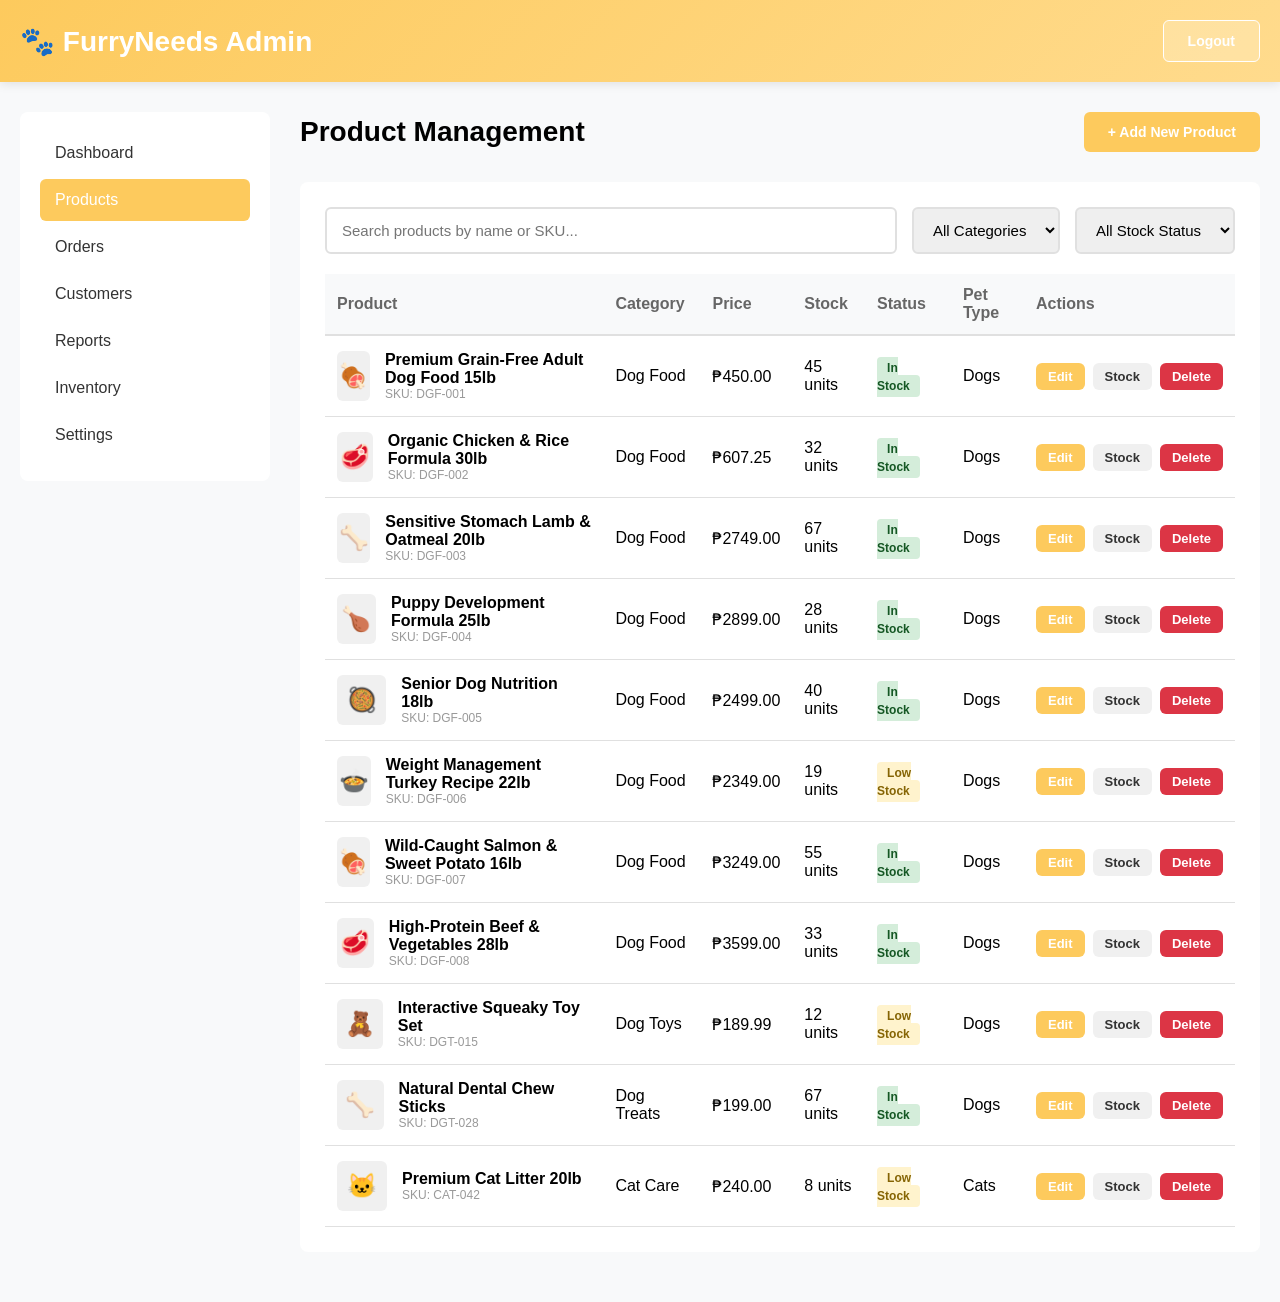
<file: Product Management.html>
<!DOCTYPE html>
<!-- saved from url=(0174)https://dede3phc22dgx.cloudfront.net/creao2/2ab7bd66-1a8a-47d3-95bb-253d9aec738c/98710340-f0e1-7045-c5ba-ef6bbe01060c/62e636f9-a702-432b-a137-881840d7d98b/admin-products.html -->
<html lang="en"><head><meta http-equiv="Content-Type" content="text/html; charset=UTF-8">
    
    <meta name="viewport" content="width=device-width, initial-scale=1.0">
    <title>Product Management - FurryNeeds Admin</title>
    <style>
        * { margin: 0; padding: 0; box-sizing: border-box; }
        body {
            font-family: -apple-system, BlinkMacSystemFont, 'Segoe UI', Arial, sans-serif;
            background: #f8f9fa;
        }
        .admin-header {
            background: linear-gradient(135deg, #FDCA5D 0%, #ffdb8d 100%);
            color: white;
            padding: 20px 0;
            box-shadow: 0 2px 10px rgba(0,0,0,0.1);
        }
        .header-content {
            max-width: 1400px;
            margin: 0 auto;
            padding: 0 20px;
            display: flex;
            justify-content: space-between;
            align-items: center;
        }
        .logo { font-size: 28px; font-weight: bold; }
        .admin-layout {
            max-width: 1400px;
            margin: 0 auto;
            padding: 30px 20px;
            display: grid;
            grid-template-columns: 250px 1fr;
            gap: 30px;
        }
        .sidebar {
            background: white;
            border-radius: 8px;
            padding: 20px;
            height: fit-content;
            position: sticky;
            top: 20px;
        }
        .sidebar-menu { list-style: none; }
        .sidebar-menu li { margin-bottom: 5px; }
        .sidebar-menu a {
            display: flex;
            align-items: center;
            gap: 12px;
            padding: 12px 15px;
            text-decoration: none;
            color: #333;
            border-radius: 6px;
            transition: all 0.3s;
            font-weight: 500;
        }
        .sidebar-menu a:hover, .sidebar-menu a.active {
            background: #FDCA5D;
            color: white;
        }
        .menu-icon { font-size: 20px; width: 24px; }
        .main-content { min-height: 500px; }
        .page-header {
            display: flex;
            justify-content: space-between;
            align-items: center;
            margin-bottom: 30px;
        }
        .page-title { font-size: 28px; font-weight: bold; }
        .btn {
            padding: 12px 24px;
            border: none;
            border-radius: 6px;
            cursor: pointer;
            font-weight: 600;
            transition: all 0.3s;
            font-size: 14px;
        }
        .btn-primary {
            background: #FDCA5D;
            color: white;
        }
        .btn-primary:hover { background: #e6b84d; }
        .btn-secondary {
            background: #f0f0f0;
            color: #333;
        }
        .btn-danger {
            background: #dc3545;
            color: white;
        }
        .content-section {
            background: white;
            border-radius: 8px;
            padding: 25px;
            margin-bottom: 20px;
        }
        .search-filter-bar {
            display: grid;
            grid-template-columns: 1fr auto auto;
            gap: 15px;
            margin-bottom: 20px;
        }
        .search-box {
            padding: 12px 15px;
            border: 2px solid #e0e0e0;
            border-radius: 6px;
            font-size: 15px;
        }
        .filter-select {
            padding: 12px 15px;
            border: 2px solid #e0e0e0;
            border-radius: 6px;
            cursor: pointer;
        }
        .data-table {
            width: 100%;
            border-collapse: collapse;
        }
        .data-table th {
            background: #f8f9fa;
            padding: 12px;
            text-align: left;
            font-weight: 600;
            color: #666;
            border-bottom: 2px solid #e0e0e0;
        }
        .data-table td {
            padding: 15px 12px;
            border-bottom: 1px solid #e0e0e0;
        }
        .data-table tr:hover { background: #f8f9fa; }
        .product-info {
            display: flex;
            align-items: center;
            gap: 15px;
        }
        .product-thumb {
            width: 50px;
            height: 50px;
            background: #f0f0f0;
            border-radius: 6px;
            display: flex;
            align-items: center;
            justify-content: center;
            font-size: 24px;
        }
        .stock-status {
            padding: 4px 10px;
            border-radius: 4px;
            font-size: 12px;
            font-weight: 600;
        }
        .stock-in { background: #d4edda; color: #155724; }
        .stock-low { background: #fff3cd; color: #856404; }
        .stock-out { background: #f8d7da; color: #721c24; }
        .action-btns {
            display: flex;
            gap: 8px;
        }
        .btn-sm {
            padding: 6px 12px;
            font-size: 13px;
        }
        /* Modal */
        .modal {
            display: none;
            position: fixed;
            top: 0;
            left: 0;
            width: 100%;
            height: 100%;
            background: rgba(0,0,0,0.5);
            z-index: 1000;
            align-items: center;
            justify-content: center;
        }
        .modal.show { display: flex; }
        .modal-content {
            background: white;
            border-radius: 12px;
            width: 90%;
            max-width: 600px;
            max-height: 90vh;
            overflow-y: auto;
        }
        .modal-header {
            padding: 20px 25px;
            border-bottom: 1px solid #e0e0e0;
            display: flex;
            justify-content: space-between;
            align-items: center;
        }
        .modal-title { font-size: 22px; font-weight: bold; }
        .close-btn {
            font-size: 28px;
            background: none;
            border: none;
            cursor: pointer;
            color: #999;
        }
        .modal-body { padding: 25px; }
        .form-group {
            margin-bottom: 20px;
        }
        label {
            display: block;
            font-weight: 600;
            margin-bottom: 8px;
        }
        input[type="text"],
        input[type="number"],
        textarea,
        select {
            width: 100%;
            padding: 12px 15px;
            border: 2px solid #e0e0e0;
            border-radius: 6px;
            font-size: 15px;
        }
        textarea { min-height: 100px; resize: vertical; }
        .form-row {
            display: grid;
            grid-template-columns: 1fr 1fr;
            gap: 15px;
        }
        @media (max-width: 768px) {
            .admin-layout { grid-template-columns: 1fr; }
            .sidebar { position: static; }
            .search-filter-bar { grid-template-columns: 1fr; }
            .form-row { grid-template-columns: 1fr; }
        }
    </style>
</head>
<body>
    <div class="admin-header">
        <div class="header-content">
            <div class="logo">🐾 FurryNeeds Admin</div>
            <button class="btn btn-secondary" onclick="window.location.href='login.html';" style="background: rgba(255,255,255,0.2); color: white; border: 1px solid white;" fdprocessedid="f82bqb">Logout</button>
        </div>
    </div>

    <div class="admin-layout">
        <aside class="sidebar">
            <ul class="sidebar-menu">
                <li><a href="Admin Dashboard.html">Dashboard</a></li>
                <li><a href="Product Management.html" class="active">Products</a></li>
                <li><a href="Orders.html">Orders</a></li>
                <li><a href="Customers.html">Customers</a></li>
                <li><a href="Sales Reports.html">Reports</a></li>
                <li><a href="Inventory.html">Inventory</a></li>
                <li><a href="Settings.html">Settings</a></li>
            </ul>
        </aside>

        <main class="main-content">
            <div class="page-header">
                <h1 class="page-title">Product Management</h1>
                <button class="btn btn-primary" onclick="openModal('add')" fdprocessedid="n8c3io">+ Add New Product</button>
            </div>

            <div class="content-section">
                <div class="search-filter-bar">
                    <input type="text" class="search-box" placeholder="Search products by name or SKU..." fdprocessedid="mnnf7l">
                    <select class="filter-select" fdprocessedid="8sseyi">
                        <option>All Categories</option>
                        <option>Dog Food</option>
                        <option>Cat Food</option>
                        <option>Dog Toys</option>
                        <option>Cat Toys</option>
                        <option>Healthcare</option>
                        <option>Grooming</option>
                    </select>
                    <select class="filter-select" fdprocessedid="7m2ce">
                        <option>All Stock Status</option>
                        <option>In Stock</option>
                        <option>Low Stock</option>
                        <option>Out of Stock</option>
                    </select>
                </div>

                <table class="data-table">
                    <thead>
                        <tr>
                            <th>Product</th>
                            <th>Category</th>
                            <th>Price</th>
                            <th>Stock</th>
                            <th>Status</th>
                            <th>Pet Type</th>
                            <th>Actions</th>
                        </tr>
                    </thead>
                    <tbody>
                        <tr>
                            <td>
                                <div class="product-info">
                                    <div class="product-thumb">🍖</div>
                                    <div>
                                        <div style="font-weight: 600;">Premium Grain-Free Dog Food</div>
                                        <div style="font-size: 12px; color: #999;">SKU: DGF-001</div>
                                    </div>
                                </div>
                            </td>
                            <td>Dog Food</td>
                            <td>₱450</td>
                            <td>45 units</td>
                            <td><span class="stock-status stock-in">In Stock</span></td>
                            <td>Dogs</td>
                            <td>
                                <div class="action-btns">
                                    <button class="btn btn-primary btn-sm" onclick="openModal('edit', 1)" fdprocessedid="w5hxp">Edit</button>
                                    <button class="btn btn-secondary btn-sm" onclick="updateStock(1)" fdprocessedid="kf787">Stock</button>
                                    <button class="btn btn-danger btn-sm" onclick="deleteProduct(1)" fdprocessedid="gzxib">Delete</button>
                                </div>
                            </td>
                        </tr>
                        <tr>
                            <td>
                                <div class="product-info">
                                    <div class="product-thumb">🧸</div>
                                    <div>
                                        <div style="font-weight: 600;">Interactive Squeaky Toy Set</div>
                                        <div style="font-size: 12px; color: #999;">SKU: DGT-015</div>
                                    </div>
                                </div>
                            </td>
                            <td>Dog Toys</td>
                            <td>₱189.99</td>
                            <td>12 units</td>
                            <td><span class="stock-status stock-low">Low Stock</span></td>
                            <td>Dogs</td>
                            <td>
                                <div class="action-btns">
                                    <button class="btn btn-primary btn-sm" onclick="openModal('edit', 2)" fdprocessedid="6e55gt">Edit</button>
                                    <button class="btn btn-secondary btn-sm" onclick="updateStock(2)" fdprocessedid="l0ds5s">Stock</button>
                                    <button class="btn btn-danger btn-sm" onclick="deleteProduct(2)" fdprocessedid="znr4r4">Delete</button>
                                </div>
                            </td>
                        </tr>
                        <tr>
                            <td>
                                <div class="product-info">
                                    <div class="product-thumb">🦴</div>
                                    <div>
                                        <div style="font-weight: 600;">Natural Dental Chew Sticks</div>
                                        <div style="font-size: 12px; color: #999;">SKU: DGT-028</div>
                                    </div>
                                </div>
                            </td>
                            <td>Dog Treats</td>
                            <td>Php 199.00</td>
                            <td>67 units</td>
                            <td><span class="stock-status stock-in">In Stock</span></td>
                            <td>Dogs</td>
                            <td>
                                <div class="action-btns">
                                    <button class="btn btn-primary btn-sm" onclick="openModal('edit', 3)" fdprocessedid="4p6er">Edit</button>
                                    <button class="btn btn-secondary btn-sm" onclick="updateStock(3)" fdprocessedid="tbpoig">Stock</button>
                                    <button class="btn btn-danger btn-sm" onclick="deleteProduct(3)" fdprocessedid="sbsy5o">Delete</button>
                                </div>
                            </td>
                        </tr>
                        <tr>
                            <td>
                                <div class="product-info">
                                    <div class="product-thumb">🐱</div>
                                    <div>
                                        <div style="font-weight: 600;">Premium Cat Litter 20lb</div>
                                        <div style="font-size: 12px; color: #999;">SKU: CAT-042</div>
                                    </div>
                                </div>
                            </td>
                            <td>Cat Care</td>
                            <td>₱240.00</td>
                            <td>8 units</td>
                            <td><span class="stock-status stock-low">Low Stock</span></td>
                            <td>Cats</td>
                            <td>
                                <div class="action-btns">
                                    <button class="btn btn-primary btn-sm" onclick="openModal('edit', 4)" fdprocessedid="dz5tz">Edit</button>
                                    <button class="btn btn-secondary btn-sm" onclick="updateStock(4)" fdprocessedid="3bptub">Stock</button>
                                    <button class="btn btn-danger btn-sm" onclick="deleteProduct(4)" fdprocessedid="ln03em">Delete</button>
                                </div>
                            </td>
                        </tr>
                        <tr>
                            <td>
                                <div class="product-info">
                                    <div class="product-thumb">🛏️</div>
                                    <div>
                                        <div style="font-weight: 600;">Orthopedic Dog Bed</div>
                                        <div style="font-size: 12px; color: #999;">SKU: DGA-073</div>
                                    </div>
                                </div>
                            </td>
                            <td>Dog Accessories</td>
                            <td>₱799.99</td>
                            <td>23 units</td>
                            <td><span class="stock-status stock-in">In Stock</span></td>
                            <td>Dogs</td>
                            <td>
                                <div class="action-btns">
                                    <button class="btn btn-primary btn-sm" onclick="openModal('edit', 5)" fdprocessedid="3nx1ae">Edit</button>
                                    <button class="btn btn-secondary btn-sm" onclick="updateStock(5)" fdprocessedid="k0ln7s">Stock</button>
                                    <button class="btn btn-danger btn-sm" onclick="deleteProduct(5)" fdprocessedid="7rodbq">Delete</button>
                                </div>
                            </td>
                        </tr>
                    </tbody>
                </table>
            </div>
        </main>
    </div>

    <!-- Add/Edit Product Modal -->
    <div class="modal" id="productModal">
        <div class="modal-content">
            <div class="modal-header">
                <h2 class="modal-title" id="modalTitle">Add New Product</h2>
                <button class="close-btn" onclick="closeModal()">×</button>
            </div>
            <div class="modal-body">
                <form>
                    <div class="form-group">
                        <label>Product Name</label>
                        <input type="text" placeholder="Enter product name" required="">
                    </div>
                    <div class="form-row">
                        <div class="form-group">
                            <label>Category</label>
                            <select required="">
                                <option>Select category</option>
                                <option>Dog Food</option>
                                <option>Cat Food</option>
                                <option>Dog Toys</option>
                                <option>Cat Toys</option>
                                <option>Healthcare</option>
                                <option>Grooming</option>
                            </select>
                        </div>
                        <div class="form-group">
                            <label>Pet Type</label>
                            <select required="">
                                <option>Select pet type</option>
                                <option>Dogs</option>
                                <option>Cats</option>
                                <option>Birds</option>
                                <option>Fish</option>
                                <option>Small Pets</option>
                            </select>
                        </div>
                    </div>
                    <div class="form-group">
                        <label>Description</label>
                        <textarea placeholder="Enter product description"></textarea>
                    </div>
                    <div class="form-row">
                        <div class="form-group">
                            <label>Price (₱)</label>
                            <input type="number" step="0.01" placeholder="0.00" required="">
                        </div>
                        <div class="form-group">
                            <label>Stock Quantity</label>
                            <input type="number" placeholder="0" required="">
                        </div>
                    </div>
                    <div class="form-row">
                        <div class="form-group">
                            <label>SKU</label>
                            <input type="text" placeholder="e.g., DGF-001" required="">
                        </div>
                        <div class="form-group">
                            <label>Vet Approved</label>
                            <select>
                                <option value="yes">Yes</option>
                                <option value="no">No</option>
                            </select>
                        </div>
                    </div>
                    <div class="form-group">
                        <label>Ingredients (optional)</label>
                        <textarea placeholder="List ingredients if applicable"></textarea>
                    </div>
                    <div style="display: flex; gap: 10px; margin-top: 25px;">
                        <button type="submit" class="btn btn-primary" style="flex: 1;">Save Product</button>
                        <button type="button" class="btn btn-secondary" onclick="closeModal()">Cancel</button>
                    </div>
                </form>
            </div>
        </div>
    </div>

    <script>
        // Sample products data
        let products = [
            { id: 1, name: 'Premium Grain-Free Adult Dog Food 15lb', category: 'Dog Food', price: 450, stock: 45, status: 'In Stock', petType: 'Dogs', sku: 'DGF-001', icon: '🍖' },
            { id: 2, name: 'Organic Chicken & Rice Formula 30lb', category: 'Dog Food', price: 607.25, stock: 32, status: 'In Stock', petType: 'Dogs', sku: 'DGF-002', icon: '🥩' },
            { id: 3, name: 'Sensitive Stomach Lamb & Oatmeal 20lb', category: 'Dog Food', price: 2749, stock: 67, status: 'In Stock', petType: 'Dogs', sku: 'DGF-003', icon: '🦴' },
            { id: 4, name: 'Puppy Development Formula 25lb', category: 'Dog Food', price: 2899, stock: 28, status: 'In Stock', petType: 'Dogs', sku: 'DGF-004', icon: '🍗' },
            { id: 5, name: 'Senior Dog Nutrition 18lb', category: 'Dog Food', price: 2499, stock: 40, status: 'In Stock', petType: 'Dogs', sku: 'DGF-005', icon: '🥘' },
            { id: 6, name: 'Weight Management Turkey Recipe 22lb', category: 'Dog Food', price: 2349, stock: 19, status: 'Low Stock', petType: 'Dogs', sku: 'DGF-006', icon: '🍲' },
            { id: 7, name: 'Wild-Caught Salmon & Sweet Potato 16lb', category: 'Dog Food', price: 3249, stock: 55, status: 'In Stock', petType: 'Dogs', sku: 'DGF-007', icon: '🍖' },
            { id: 8, name: 'High-Protein Beef & Vegetables 28lb', category: 'Dog Food', price: 3599, stock: 33, status: 'In Stock', petType: 'Dogs', sku: 'DGF-008', icon: '🥩' },
            { id: 9, name: 'Interactive Squeaky Toy Set', category: 'Dog Toys', price: 189.99, stock: 12, status: 'Low Stock', petType: 'Dogs', sku: 'DGT-015', icon: '🧸' },
            { id: 10, name: 'Natural Dental Chew Sticks', category: 'Dog Treats', price: 199, stock: 67, status: 'In Stock', petType: 'Dogs', sku: 'DGT-028', icon: '🦴' },
            { id: 11, name: 'Premium Cat Litter 20lb', category: 'Cat Care', price: 240, stock: 8, status: 'Low Stock', petType: 'Cats', sku: 'CAT-042', icon: '🐱' }
        ];
        
        let nextId = 13;
        let editingId = null;

        function renderTable(filteredProducts = products) {
            const tbody = document.querySelector('.data-table tbody');
            tbody.innerHTML = '';
            
            filteredProducts.forEach(product => {
                const statusClass = product.status === 'In Stock' ? 'stock-in' : product.status === 'Low Stock' ? 'stock-low' : 'stock-out';
                const row = document.createElement('tr');
                row.innerHTML = `
                    <td>
                        <div class="product-info">
                            <div class="product-thumb">${product.icon}</div>
                            <div>
                                <div style="font-weight: 600;">${product.name}</div>
                                <div style="font-size: 12px; color: #999;">SKU: ${product.sku}</div>
                            </div>
                        </div>
                    </td>
                    <td>${product.category}</td>
                    <td>₱${product.price.toFixed(2)}</td>
                    <td>${product.stock} units</td>
                    <td><span class="stock-status ${statusClass}">${product.status}</span></td>
                    <td>${product.petType}</td>
                    <td>
                        <div class="action-btns">
                            <button class="btn btn-primary btn-sm" onclick="openModal('edit', ${product.id})">Edit</button>
                            <button class="btn btn-secondary btn-sm" onclick="openStockModal(${product.id})">Stock</button>
                            <button class="btn btn-danger btn-sm" onclick="deleteProduct(${product.id})">Delete</button>
                        </div>
                    </td>
                `;
                tbody.appendChild(row);
            });
        }

        function filterProducts() {
            const searchValue = document.querySelector('.search-box').value.toLowerCase();
            const categoryValue = document.querySelectorAll('.filter-select')[0].value;
            const stockValue = document.querySelectorAll('.filter-select')[1].value;
            
            let filtered = products.filter(product => {
                const matchSearch = product.name.toLowerCase().includes(searchValue) || product.sku.toLowerCase().includes(searchValue);
                const matchCategory = categoryValue === 'All Categories' || product.category === categoryValue;
                const matchStock = stockValue === 'All Stock Status' || product.status === stockValue;
                
                return matchSearch && matchCategory && matchStock;
            });
            
            renderTable(filtered);
        }

        // Add event listeners for filtering
        document.addEventListener('DOMContentLoaded', function() {
            const searchBox = document.querySelector('.search-box');
            const filterSelects = document.querySelectorAll('.filter-select');
            
            if (searchBox) searchBox.addEventListener('keyup', filterProducts);
            filterSelects.forEach(select => select.addEventListener('change', filterProducts));
        });

        function openModal(mode, id) {
            editingId = id;
            const modal = document.getElementById('productModal');
            modal.classList.add('show');
            
            if (mode === 'edit' && id) {
                const product = products.find(p => p.id === id);
                if (product) {
                    document.getElementById('modalTitle').textContent = 'Edit Product';
                    document.querySelector('input[placeholder="Enter product name"]').value = product.name;
                    document.querySelector('textarea[placeholder="Enter product description"]').value = '';
                    document.querySelectorAll('select')[0].value = product.category;
                    document.querySelectorAll('select')[1].value = product.petType;
                    document.querySelector('input[type="number"][placeholder="0.00"]').value = product.price;
                    document.querySelector('input[placeholder="0"][type="number"]').value = product.stock;
                    document.querySelector('input[placeholder="e.g., DGF-001"]').value = product.sku;
                }
            } else {
                document.getElementById('modalTitle').textContent = 'Add New Product';
                document.querySelector('form').reset();
            }
        }

        function closeModal() {
            document.getElementById('productModal').classList.remove('show');
            editingId = null;
        }

        function openStockModal(id) {
            const product = products.find(p => p.id === id);
            const newStock = prompt(`Enter new stock quantity for ${product.name}:`, product.stock);
            if (newStock !== null) {
                product.stock = parseInt(newStock) || product.stock;
                updateProductStatus(product);
                renderTable();
            }
        }

        function updateProductStatus(product) {
            if (product.stock === 0) {
                product.status = 'Out of Stock';
            } else if (product.stock < 20) {
                product.status = 'Low Stock';
            } else {
                product.status = 'In Stock';
            }
        }

        function deleteProduct(id) {
            if (confirm('Are you sure you want to delete this product? This action cannot be undone.')) {
                products = products.filter(p => p.id !== id);
                renderTable();
                alert('Product deleted successfully');
            }
        }

        // Handle form submission
        document.addEventListener('DOMContentLoaded', function() {
            const form = document.querySelector('form');
            if (form) {
                form.addEventListener('submit', function(e) {
                    e.preventDefault();
                    
                    const name = document.querySelector('input[placeholder="Enter product name"]').value;
                    const category = document.querySelectorAll('select')[0].value;
                    const petType = document.querySelectorAll('select')[1].value;
                    const price = parseFloat(document.querySelector('input[type="number"][placeholder="0.00"]').value);
                    const stock = parseInt(document.querySelector('input[placeholder="0"][type="number"]').value);
                    const sku = document.querySelector('input[placeholder="e.g., DGF-001"]').value;
                    
                    if (editingId) {
                        const product = products.find(p => p.id === editingId);
                        if (product) {
                            product.name = name;
                            product.category = category;
                            product.petType = petType;
                            product.price = price;
                            product.stock = stock;
                            product.sku = sku;
                            updateProductStatus(product);
                        }
                    } else {
                        const newProduct = {
                            id: nextId++,
                            name: name,
                            category: category,
                            price: price,
                            stock: stock,
                            status: stock > 20 ? 'In Stock' : stock > 0 ? 'Low Stock' : 'Out of Stock',
                            petType: petType,
                            sku: sku,
                            icon: '📦'
                        };
                        products.push(newProduct);
                    }
                    
                    renderTable();
                    closeModal();
                    alert(editingId ? 'Product updated successfully' : 'Product added successfully');
                });
            }
        });

        // Initial render
        document.addEventListener('DOMContentLoaded', function() {
            renderTable();
        });
    </script>


<audio class="audio-output" style="display: none;"></audio><div id="volume-booster-visusalizer">
                    <div class="sound">
                        <div class="sound-icon"></div>
                        <div class="sound-wave sound-wave_one"></div>
                        <div class="sound-wave sound-wave_two"></div>
                        <div class="sound-wave sound-wave_three"></div>
                    </div>
                    <div class="segments-box">
                        <div data-range="1-20" class="segment"><span></span></div>
                        <div data-range="21-40" class="segment"><span></span></div>
                        <div data-range="41-60" class="segment"><span></span></div>
                        <div data-range="61-80" class="segment"><span></span></div>
                        <div data-range="81-100" class="segment"><span></span></div>
                    </div>
                </div><span id="PING_IFRAME_FORM_DETECTION" style="display: none;"></span></body></html>
</file>
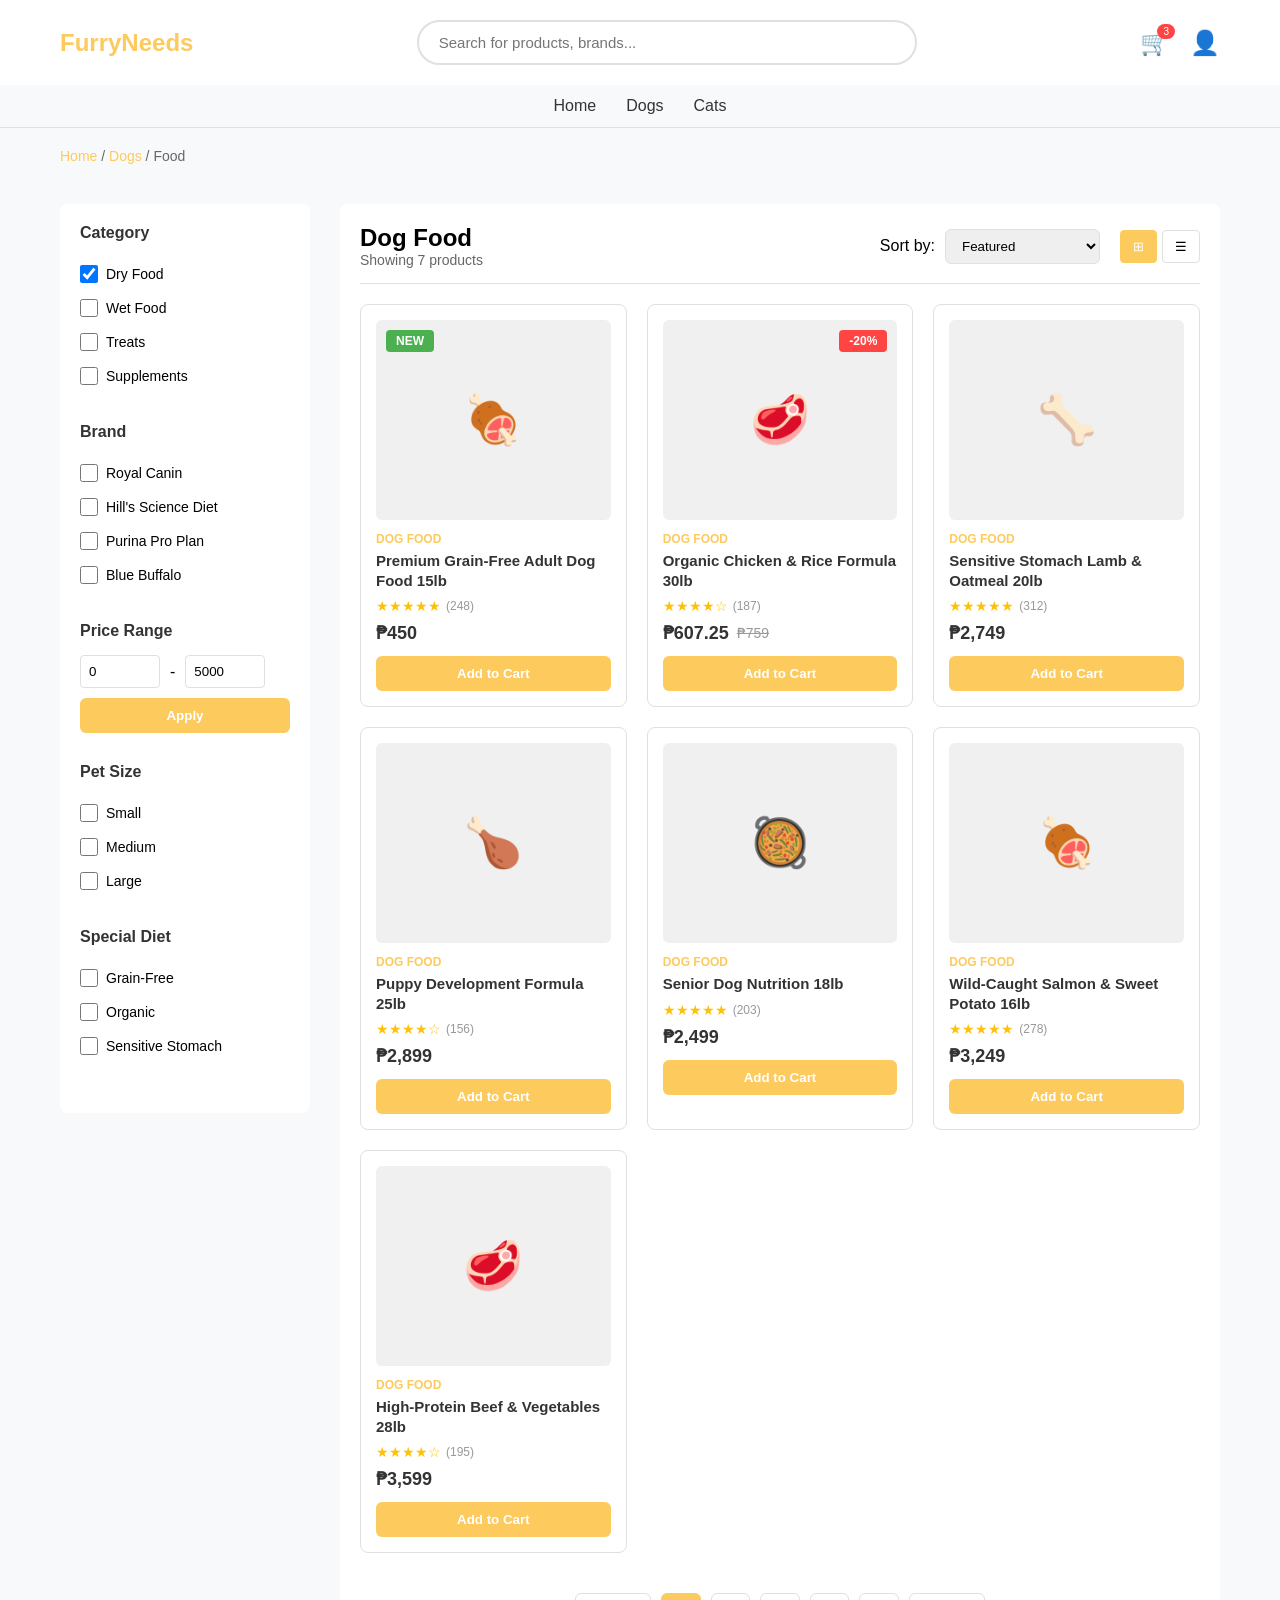
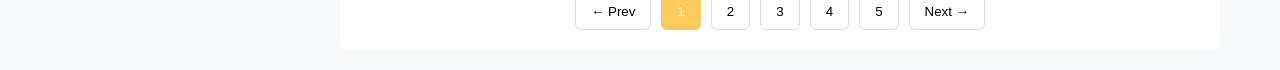
<file: Products.html>
<!DOCTYPE html>
<html lang="en">
<head>
    <meta charset="UTF-8">
    <meta name="viewport" content="width=device-width, initial-scale=1.0">
    <title>Dog Food - FurryNeeds Pet Store</title>
    <style>
        * {
            margin: 0;
            padding: 0;
            box-sizing: border-box;
        }

        body {
            font-family: -apple-system, BlinkMacSystemFont, 'Segoe UI', Arial, sans-serif;
            background: #f8f9fa;
        }

        header {
            background: white;
            border-bottom: 1px solid #e0e0e0;
            position: sticky;
            top: 0;
            z-index: 100;
        }

        .top-bar {
            background: #FDCA5D;
            color: white;
            padding: 8px 0;
            text-align: center;
            font-size: 14px;
        }

        .header-main {
            padding: 20px 0;
        }

        .container {
            max-width: 1200px;
            margin: 0 auto;
            padding: 0 20px;
        }

        .header-content {
            display: flex;
            align-items: center;
            justify-content: space-between;
            gap: 30px;
        }

        .logo {
            font-size: 24px;
            font-weight: bold;
            color: #FDCA5D;
        }

        .search-bar {
            flex: 1;
            max-width: 500px;
        }

        .search-bar input {
            width: 100%;
            padding: 12px 20px;
            border: 2px solid #e0e0e0;
            border-radius: 25px;
            font-size: 15px;
        }

        .header-actions {
            display: flex;
            gap: 20px;
            align-items: center;
        }

        .icon-btn {
            background: none;
            border: none;
            font-size: 24px;
            cursor: pointer;
            position: relative;
        }

        .badge {
            position: absolute;
            top: -5px;
            right: -5px;
            background: #ff4444;
            color: white;
            font-size: 10px;
            padding: 2px 6px;
            border-radius: 10px;
        }

        nav {
            background: #f8f9fa;
            padding: 12px 0;
        }

        nav ul {
            list-style: none;
            display: flex;
            gap: 30px;
            justify-content: center;
            flex-wrap: wrap;
        }

        nav a {
            text-decoration: none;
            color: #333;
            font-weight: 500;
        }

        nav a:hover {
            color: #FDCA5D;
        }

        .breadcrumb {
            padding: 20px 0;
            font-size: 14px;
            color: #666;
        }

        .breadcrumb a {
            color: #FDCA5D;
            text-decoration: none;
        }

        .main-content {
            display: grid;
            grid-template-columns: 250px 1fr;
            gap: 30px;
            padding: 20px 0;
        }

        .sidebar {
            background: white;
            border-radius: 8px;
            padding: 20px;
            height: fit-content;
            position: sticky;
            top: 180px;
        }

        .filter-section {
            margin-bottom: 30px;
        }

        .filter-section h3 {
            font-size: 16px;
            margin-bottom: 15px;
            color: #333;
        }

        .filter-option {
            display: flex;
            align-items: center;
            gap: 8px;
            padding: 8px 0;
        }

        .filter-option input {
            width: 18px;
            height: 18px;
            cursor: pointer;
        }

        .filter-option label {
            cursor: pointer;
            font-size: 14px;
        }

        .price-range {
            display: flex;
            gap: 10px;
            align-items: center;
        }

        .price-range input {
            width: 80px;
            padding: 8px;
            border: 1px solid #e0e0e0;
            border-radius: 4px;
        }

        .btn-filter {
            width: 100%;
            padding: 10px;
            background: #FDCA5D;
            color: white;
            border: none;
            border-radius: 6px;
            cursor: pointer;
            font-weight: 600;
            margin-top: 10px;
        }

        .btn-filter:hover {
            background: #e6b84d;
        }

        .products-area {
            background: white;
            border-radius: 8px;
            padding: 20px;
        }

        .products-header {
            display: flex;
            justify-content: space-between;
            align-items: center;
            margin-bottom: 20px;
            padding-bottom: 15px;
            border-bottom: 1px solid #e0e0e0;
            flex-wrap: wrap;
            gap: 15px;
        }

        .products-header h1 {
            font-size: 24px;
        }

        .products-count {
            color: #666;
            font-size: 14px;
        }

        .sort-by {
            display: flex;
            align-items: center;
            gap: 10px;
        }

        .sort-by select {
            padding: 8px 12px;
            border: 1px solid #e0e0e0;
            border-radius: 6px;
            cursor: pointer;
        }

        .view-toggle {
            display: flex;
            gap: 5px;
        }

        .view-btn {
            padding: 8px 12px;
            border: 1px solid #e0e0e0;
            background: white;
            cursor: pointer;
            border-radius: 4px;
        }

        .view-btn.active {
            background: #FDCA5D;
            color: white;
            border-color: #FDCA5D;
        }

        .products-grid {
            display: grid;
            grid-template-columns: repeat(auto-fill, minmax(240px, 1fr));
            gap: 20px;
        }

        .product-card {
            border: 1px solid #e0e0e0;
            border-radius: 8px;
            padding: 15px;
            transition: all 0.3s;
            cursor: pointer;
            background: white;
        }

        .product-card:hover {
            box-shadow: 0 4px 12px rgba(0,0,0,0.1);
            transform: translateY(-2px);
        }

        .product-image {
            width: 100%;
            height: 200px;
            background: #f0f0f0;
            border-radius: 6px;
            display: flex;
            align-items: center;
            justify-content: center;
            font-size: 48px;
            margin-bottom: 12px;
            position: relative;
        }

        .badge-new {
            position: absolute;
            top: 10px;
            left: 10px;
            background: #4CAF50;
            color: white;
            padding: 4px 10px;
            border-radius: 4px;
            font-size: 12px;
            font-weight: bold;
        }

        .badge-sale {
            position: absolute;
            top: 10px;
            right: 10px;
            background: #ff4444;
            color: white;
            padding: 4px 10px;
            border-radius: 4px;
            font-size: 12px;
            font-weight: bold;
        }

        .product-category {
            font-size: 12px;
            color: #FDCA5D;
            font-weight: 600;
            text-transform: uppercase;
            margin-bottom: 5px;
        }

        .product-title {
            font-size: 15px;
            font-weight: 600;
            margin-bottom: 8px;
            color: #333;
            line-height: 1.3;
        }

        .product-rating {
            display: flex;
            align-items: center;
            gap: 5px;
            margin-bottom: 8px;
        }

        .stars {
            color: #ffc107;
            font-size: 14px;
        }

        .rating-count {
            font-size: 12px;
            color: #999;
        }

        .product-price {
            display: flex;
            align-items: center;
            gap: 8px;
            margin-bottom: 12px;
            flex-wrap: wrap;
        }

        .current-price {
            font-size: 18px;
            font-weight: bold;
            color: #333;
        }

        .old-price {
            font-size: 14px;
            color: #999;
            text-decoration: line-through;
        }

        .btn-add-cart {
            width: 100%;
            padding: 10px;
            background: #FDCA5D;
            color: white;
            border: none;
            border-radius: 6px;
            cursor: pointer;
            font-weight: 600;
            transition: background 0.3s;
        }

        .btn-add-cart:hover {
            background: #e6b84d;
        }

        .pagination {
            display: flex;
            justify-content: center;
            gap: 10px;
            margin-top: 40px;
            flex-wrap: wrap;
        }

        .page-btn {
            padding: 10px 15px;
            border: 1px solid #e0e0e0;
            background: white;
            cursor: pointer;
            border-radius: 6px;
        }

        .page-btn.active {
            background: #FDCA5D;
            color: white;
            border-color: #FDCA5D;
        }

        .hidden {
            display: none !important;
        }

        @media (max-width: 768px) {
            .main-content {
                grid-template-columns: 1fr;
            }

            .sidebar {
                position: static;
            }

            .products-grid {
                grid-template-columns: repeat(auto-fill, minmax(160px, 1fr));
            }

            .header-content {
                flex-direction: column;
                align-items: stretch;
            }
        }
    </style>
</head>
<body>
    <header>

        <div class="header-main">
            <div class="container">
                <div class="header-content">
                    <div class="logo">FurryNeeds</div>

                    <div class="search-bar">
                        <input type="text" id="searchInput" placeholder="Search for products, brands...">
                    </div>

                    <div class="header-actions">
                        <button class="icon-btn">
                            🛒
                            <span class="badge">3</span>
                        </button>
                        <button class="icon-btn" onclick="window.location.href='login.html';">👤</button>
                    </div>
                </div>
            </div>
        </div>

        <nav>
            <div class="container">
                <ul>
                    <li><a href="index.html">Home</a></li>
                    <li><a href="Products.html">Dogs</a></li>
                    <li><a href="Products.html">Cats</a></li>
                </ul>
            </div>
        </nav>
    </header>

    <div class="container">
        <div class="breadcrumb">
            <a href="index.html">Home</a> / <a href="Products.html">Dogs</a> / Food
        </div>
    </div>

    <div class="container">
        <div class="main-content">
            <aside class="sidebar">
                <div class="filter-section">
                    <h3>Category</h3>
                    <div class="filter-option">
                        <input type="checkbox" id="dry-food" checked>
                        <label for="dry-food">Dry Food</label>
                    </div>
                    <div class="filter-option">
                        <input type="checkbox" id="wet-food">
                        <label for="wet-food">Wet Food</label>
                    </div>
                    <div class="filter-option">
                        <input type="checkbox" id="treats">
                        <label for="treats">Treats</label>
                    </div>
                    <div class="filter-option">
                        <input type="checkbox" id="supplements">
                        <label for="supplements">Supplements</label>
                    </div>
                </div>

                <div class="filter-section">
                    <h3>Brand</h3>
                    <div class="filter-option">
                        <input type="checkbox" id="royal-canin">
                        <label for="royal-canin">Royal Canin</label>
                    </div>
                    <div class="filter-option">
                        <input type="checkbox" id="hills">
                        <label for="hills">Hill's Science Diet</label>
                    </div>
                    <div class="filter-option">
                        <input type="checkbox" id="purina">
                        <label for="purina">Purina Pro Plan</label>
                    </div>
                    <div class="filter-option">
                        <input type="checkbox" id="blue-buffalo">
                        <label for="blue-buffalo">Blue Buffalo</label>
                    </div>
                </div>

                <div class="filter-section">
                    <h3>Price Range</h3>
                    <div class="price-range">
                        <input type="number" id="min-price" placeholder="Min" value="0">
                        <span>-</span>
                        <input type="number" id="max-price" placeholder="Max" value="5000">
                    </div>
                    <button class="btn-filter" onclick="filterProducts()">Apply</button>
                </div>

                <div class="filter-section">
                    <h3>Pet Size</h3>
                    <div class="filter-option">
                        <input type="checkbox" id="small">
                        <label for="small">Small</label>
                    </div>
                    <div class="filter-option">
                        <input type="checkbox" id="medium">
                        <label for="medium">Medium</label>
                    </div>
                    <div class="filter-option">
                        <input type="checkbox" id="large">
                        <label for="large">Large</label>
                    </div>
                </div>

                <div class="filter-section">
                    <h3>Special Diet</h3>
                    <div class="filter-option">
                        <input type="checkbox" id="grain-free">
                        <label for="grain-free">Grain-Free</label>
                    </div>
                    <div class="filter-option">
                        <input type="checkbox" id="organic">
                        <label for="organic">Organic</label>
                    </div>
                    <div class="filter-option">
                        <input type="checkbox" id="sensitive">
                        <label for="sensitive">Sensitive Stomach</label>
                    </div>
                </div>
            </aside>

            <div class="products-area">
                <div class="products-header">
                    <div>
                        <h1>Dog Food</h1>
                        <p class="products-count" id="productsCount">Showing 8 products</p>
                    </div>

                    <div style="display: flex; gap: 20px; align-items: center;">
                        <div class="sort-by">
                            <label for="sortSelect">Sort by:</label>
                            <select id="sortSelect" onchange="sortProducts()">
                                <option value="featured">Featured</option>
                                <option value="low-high">Price: Low to High</option>
                                <option value="high-low">Price: High to Low</option>
                                <option value="rating">Rating</option>
                                <option value="name">Name</option>
                            </select>
                        </div>

                        <div class="view-toggle">
                            <button class="view-btn active">⊞</button>
                            <button class="view-btn">☰</button>
                        </div>
                    </div>
                </div>

                <div class="products-grid" id="productsGrid">
                    <div class="product-card"
                        data-category="dry-food"
                        data-brand="blue-buffalo"
                        data-size="medium"
                        data-diet="grain-free"
                        data-price="450"
                        data-rating="5"
                        data-name="Premium Grain-Free Adult Dog Food 15lb"
                        onclick="window.location.href='Premium Grain-Free Dog Food - FurryNeeds.html';">
                        <div class="product-image">
                            🍖
                            <span class="badge-new">NEW</span>
                        </div>
                        <div class="product-category">Dog Food</div>
                        <div class="product-title">Premium Grain-Free Adult Dog Food 15lb</div>
                        <div class="product-rating">
                            <span class="stars">★★★★★</span>
                            <span class="rating-count">(248)</span>
                        </div>
                        <div class="product-price">
                            <span class="current-price">₱450</span>
                        </div>
                        <button class="btn-add-cart" onclick="addToCart(event, 'Premium Grain-Free Adult Dog Food 15lb')">Add to Cart</button>
                    </div>

                    <div class="product-card"
                        data-category="dry-food"
                        data-brand="royal-canin"
                        data-size="large"
                        data-diet="organic"
                        data-price="3099"
                        data-rating="4"
                        data-name="Organic Chicken & Rice Formula 30lb">
                        <div class="product-image">
                            🥩
                            <span class="badge-sale">-20%</span>
                        </div>
                        <div class="product-category">Dog Food</div>
                        <div class="product-title">Organic Chicken & Rice Formula 30lb</div>
                        <div class="product-rating">
                            <span class="stars">★★★★☆</span>
                            <span class="rating-count">(187)</span>
                        </div>
                        <div class="product-price">
                            <span class="current-price">₱607.25</span>
                            <span class="old-price">₱759</span>
                        </div>
                        <button class="btn-add-cart" onclick="addToCart(event, 'Organic Chicken & Rice Formula 30lb')">Add to Cart</button>
                    </div>

                    <div class="product-card"
                        data-category="dry-food"
                        data-brand="hills"
                        data-size="medium"
                        data-diet="sensitive"
                        data-price="2749"
                        data-rating="5"
                        data-name="Sensitive Stomach Lamb & Oatmeal 20lb">
                        <div class="product-image">🦴</div>
                        <div class="product-category">Dog Food</div>
                        <div class="product-title">Sensitive Stomach Lamb & Oatmeal 20lb</div>
                        <div class="product-rating">
                            <span class="stars">★★★★★</span>
                            <span class="rating-count">(312)</span>
                        </div>
                        <div class="product-price">
                            <span class="current-price">₱2,749</span>
                        </div>
                        <button class="btn-add-cart" onclick="addToCart(event, 'Sensitive Stomach Lamb & Oatmeal 20lb')">Add to Cart</button>
                    </div>

                    <div class="product-card"
                        data-category="dry-food"
                        data-brand="purina"
                        data-size="large"
                        data-diet="organic"
                        data-price="2899"
                        data-rating="4"
                        data-name="Puppy Development Formula 25lb">
                        <div class="product-image">🍗</div>
                        <div class="product-category">Dog Food</div>
                        <div class="product-title">Puppy Development Formula 25lb</div>
                        <div class="product-rating">
                            <span class="stars">★★★★☆</span>
                            <span class="rating-count">(156)</span>
                        </div>
                        <div class="product-price">
                            <span class="current-price">₱2,899</span>
                        </div>
                        <button class="btn-add-cart" onclick="addToCart(event, 'Puppy Development Formula 25lb')">Add to Cart</button>
                    </div>

                    <div class="product-card"
                        data-category="dry-food"
                        data-brand="royal-canin"
                        data-size="medium"
                        data-diet="organic"
                        data-price="2499"
                        data-rating="5"
                        data-name="Senior Dog Nutrition 18lb">
                        <div class="product-image">🥘</div>
                        <div class="product-category">Dog Food</div>
                        <div class="product-title">Senior Dog Nutrition 18lb</div>
                        <div class="product-rating">
                            <span class="stars">★★★★★</span>
                            <span class="rating-count">(203)</span>
                        </div>
                        <div class="product-price">
                            <span class="current-price">₱2,499</span>
                        </div>
                        <button class="btn-add-cart" onclick="addToCart(event, 'Senior Dog Nutrition 18lb')">Add to Cart</button>
                    </div>

                    <div class="product-card"
                        data-category="wet-food"
                        data-brand="purina"
                        data-size="medium"
                        data-diet="organic"
                        data-price="2349"
                        data-rating="4"
                        data-name="Weight Management Turkey Recipe 22lb">
                        <div class="product-image">
                            🍲
                            <span class="badge-sale">-15%</span>
                        </div>
                        <div class="product-category">Dog Food</div>
                        <div class="product-title">Weight Management Turkey Recipe 22lb</div>
                        <div class="product-rating">
                            <span class="stars">★★★★☆</span>
                            <span class="rating-count">(142)</span>
                        </div>
                        <div class="product-price">
                            <span class="current-price">₱2,349</span>
                            <span class="old-price">₱2,899</span>
                        </div>
                        <button class="btn-add-cart" onclick="addToCart(event, 'Weight Management Turkey Recipe 22lb')">Add to Cart</button>
                    </div>

                    <div class="product-card"
                        data-category="dry-food"
                        data-brand="blue-buffalo"
                        data-size="medium"
                        data-diet="grain-free"
                        data-price="3249"
                        data-rating="5"
                        data-name="Wild-Caught Salmon & Sweet Potato 16lb">
                        <div class="product-image">🍖</div>
                        <div class="product-category">Dog Food</div>
                        <div class="product-title">Wild-Caught Salmon & Sweet Potato 16lb</div>
                        <div class="product-rating">
                            <span class="stars">★★★★★</span>
                            <span class="rating-count">(278)</span>
                        </div>
                        <div class="product-price">
                            <span class="current-price">₱3,249</span>
                        </div>
                        <button class="btn-add-cart" onclick="addToCart(event, 'Wild-Caught Salmon & Sweet Potato 16lb')">Add to Cart</button>
                    </div>

                    <div class="product-card"
                        data-category="dry-food"
                        data-brand="hills"
                        data-size="large"
                        data-diet="organic"
                        data-price="3599"
                        data-rating="4"
                        data-name="High-Protein Beef & Vegetables 28lb">
                        <div class="product-image">🥩</div>
                        <div class="product-category">Dog Food</div>
                        <div class="product-title">High-Protein Beef & Vegetables 28lb</div>
                        <div class="product-rating">
                            <span class="stars">★★★★☆</span>
                            <span class="rating-count">(195)</span>
                        </div>
                        <div class="product-price">
                            <span class="current-price">₱3,599</span>
                        </div>
                        <button class="btn-add-cart" onclick="addToCart(event, 'High-Protein Beef & Vegetables 28lb')">Add to Cart</button>
                    </div>
                </div>

                <div class="pagination">
                    <button class="page-btn">← Prev</button>
                    <button class="page-btn active">1</button>
                    <button class="page-btn">2</button>
                    <button class="page-btn">3</button>
                    <button class="page-btn">4</button>
                    <button class="page-btn">5</button>
                    <button class="page-btn">Next →</button>
                </div>
            </div>
        </div>
    </div>

    <script>
        const filterCheckboxes = document.querySelectorAll('.sidebar input[type="checkbox"]');
        const searchInput = document.getElementById('searchInput');

        filterCheckboxes.forEach(cb => {
            cb.addEventListener('change', filterProducts);
        });

        searchInput.addEventListener('input', filterProducts);

        function getCheckedValues(ids) {
            return ids.filter(id => document.getElementById(id).checked);
        }

        function filterProducts() {
            const selectedCategories = getCheckedValues(['dry-food', 'wet-food', 'treats', 'supplements']);
            const selectedBrands = getCheckedValues(['royal-canin', 'hills', 'purina', 'blue-buffalo']);
            const selectedSizes = getCheckedValues(['small', 'medium', 'large']);
            const selectedDiets = getCheckedValues(['grain-free', 'organic', 'sensitive']);

            const minPrice = parseFloat(document.getElementById('min-price').value) || 0;
            const maxPrice = parseFloat(document.getElementById('max-price').value) || Infinity;
            const searchTerm = searchInput.value.trim().toLowerCase();

            const cards = document.querySelectorAll('.product-card');
            let visibleCount = 0;

            cards.forEach(card => {
                const category = card.dataset.category;
                const brand = card.dataset.brand;
                const size = card.dataset.size;
                const diet = card.dataset.diet;
                const price = parseFloat(card.dataset.price);
                const name = card.dataset.name.toLowerCase();

                const categoryMatch = selectedCategories.length === 0 || selectedCategories.includes(category);
                const brandMatch = selectedBrands.length === 0 || selectedBrands.includes(brand);
                const sizeMatch = selectedSizes.length === 0 || selectedSizes.includes(size);
                const dietMatch = selectedDiets.length === 0 || selectedDiets.includes(diet);
                const priceMatch = price >= minPrice && price <= maxPrice;
                const searchMatch = searchTerm === '' || name.includes(searchTerm);

                if (categoryMatch && brandMatch && sizeMatch && dietMatch && priceMatch && searchMatch) {
                    card.classList.remove('hidden');
                    visibleCount++;
                } else {
                    card.classList.add('hidden');
                }
            });

            document.getElementById('productsCount').textContent = `Showing ${visibleCount} product${visibleCount !== 1 ? 's' : ''}`;
        }

        function sortProducts() {
            const grid = document.getElementById('productsGrid');
            const cards = Array.from(grid.querySelectorAll('.product-card'));
            const sortValue = document.getElementById('sortSelect').value;

            cards.sort((a, b) => {
                const priceA = parseFloat(a.dataset.price);
                const priceB = parseFloat(b.dataset.price);
                const ratingA = parseFloat(a.dataset.rating);
                const ratingB = parseFloat(b.dataset.rating);
                const nameA = a.dataset.name.toLowerCase();
                const nameB = b.dataset.name.toLowerCase();

                if (sortValue === 'low-high') return priceA - priceB;
                if (sortValue === 'high-low') return priceB - priceA;
                if (sortValue === 'rating') return ratingB - ratingA;
                if (sortValue === 'name') return nameA.localeCompare(nameB);
                return 0;
            });

            cards.forEach(card => grid.appendChild(card));
            filterProducts();
        }

        function addToCart(event, productName) {
            event.stopPropagation();
            alert(productName + ' added to cart!');
        }

        filterProducts();
    </script>
</body>
</html>
</file>
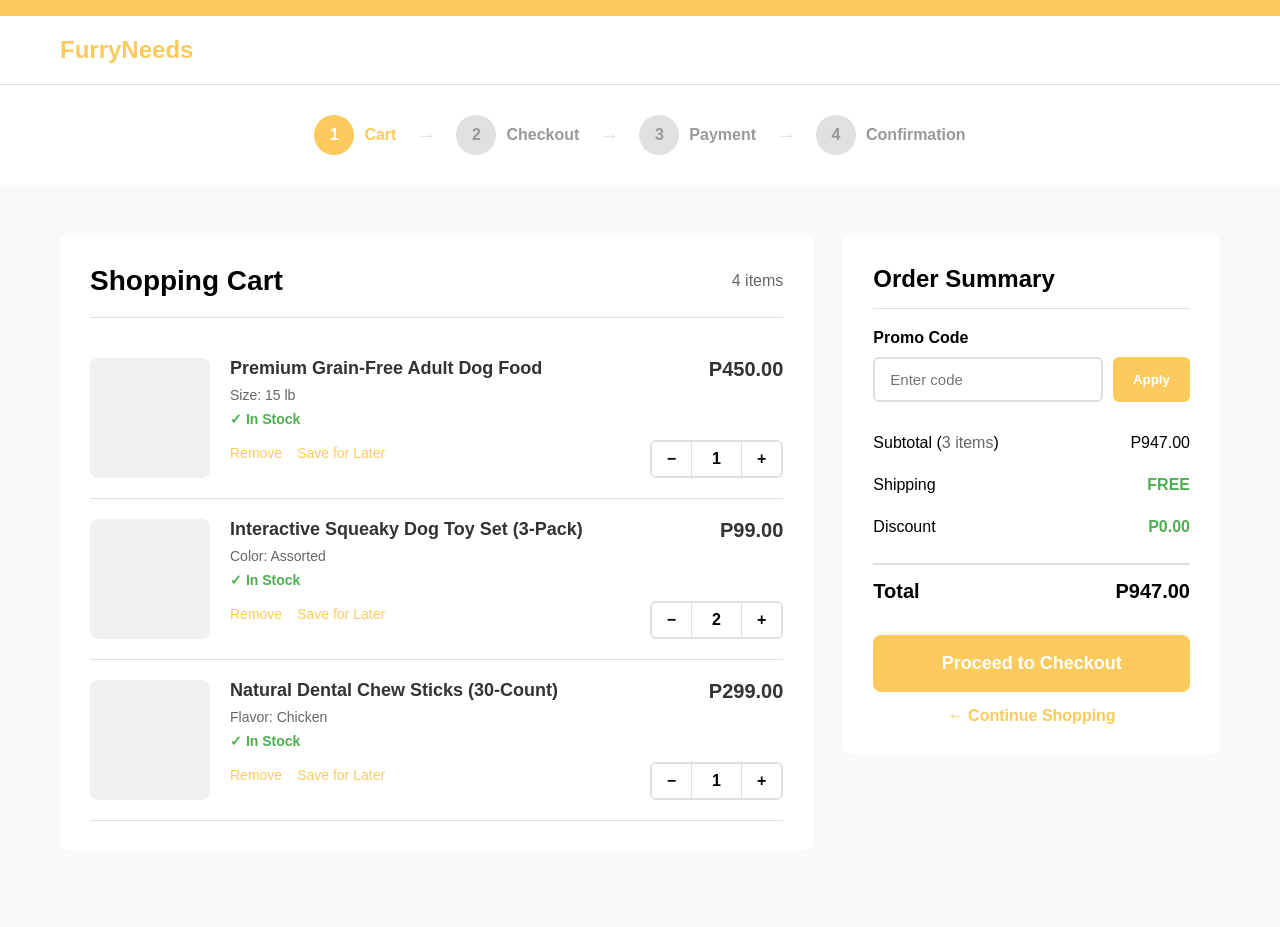
<file: Shopping Cart.html>
<!DOCTYPE html>
<html lang="en"><head><meta http-equiv="Content-Type" content="text/html; charset=UTF-8">
    
    <meta name="viewport" content="width=device-width, initial-scale=1.0">
    <title>Shopping Cart - FurryNeeds</title>
    <style>
        * {
            margin: 0;
            padding: 0;
            box-sizing: border-box;
        }
        body {
            font-family: -apple-system, BlinkMacSystemFont, 'Segoe UI', Arial, sans-serif;
            background: #f8f9fa;
        }
        .container {
            max-width: 1200px;
            margin: 0 auto;
            padding: 0 20px;
        }
        /* Header */
        header {
            background: white;
            border-bottom: 1px solid #e0e0e0;
        }
        .top-bar {
            background: #FDCA5D;
            color: white;
            padding: 8px 0;
            text-align: center;
            font-size: 14px;
        }
        .header-main {
            padding: 20px 0;
        }
        .header-content {
            display: flex;
            align-items: center;
            justify-content: space-between;
        }
        .logo {
            font-size: 24px;
            font-weight: bold;
            color: #FDCA5D;
        }
        /* Progress Steps */
        .progress-steps {
            background: white;
            padding: 30px 0;
            margin-bottom: 30px;
        }
        .steps-container {
            display: flex;
            justify-content: center;
            align-items: center;
            gap: 20px;
        }
        .step {
            display: flex;
            align-items: center;
            gap: 10px;
        }
        .step-circle {
            width: 40px;
            height: 40px;
            border-radius: 50%;
            background: #e0e0e0;
            color: #999;
            display: flex;
            align-items: center;
            justify-content: center;
            font-weight: bold;
        }
        .step.active .step-circle {
            background: #FDCA5D;
            color: white;
        }
        .step.completed .step-circle {
            background: #4CAF50;
            color: white;
        }
        .step-label {
            font-weight: 600;
            color: #999;
        }
        .step.active .step-label {
            color: #FDCA5D;
        }
        .step-arrow {
            color: #e0e0e0;
            font-size: 20px;
        }
        /* Main Content */
        .cart-content {
            display: grid;
            grid-template-columns: 2fr 1fr;
            gap: 30px;
            padding: 20px 0 40px;
        }
        .cart-items {
            background: white;
            border-radius: 8px;
            padding: 30px;
        }
        .cart-header {
            display: flex;
            justify-content: space-between;
            align-items: center;
            margin-bottom: 20px;
            padding-bottom: 20px;
            border-bottom: 1px solid #e0e0e0;
        }
        .cart-header h1 {
            font-size: 28px;
        }
        .item-count {
            color: #666;
            font-size: 16px;
        }
        .cart-item {
            display: grid;
            grid-template-columns: 120px 1fr auto;
            gap: 20px;
            padding: 20px 0;
            border-bottom: 1px solid #e0e0e0;
        }
        .item-image {
            width: 120px;
            height: 120px;
            background: #f0f0f0;
            border-radius: 8px;
            display: flex;
            align-items: center;
            justify-content: center;
            font-size: 48px;
        }
        .item-details {
            display: flex;
            flex-direction: column;
            gap: 8px;
        }
        .item-title {
            font-size: 18px;
            font-weight: 600;
            color: #333;
        }
        .item-meta {
            color: #666;
            font-size: 14px;
        }
        .item-stock {
            color: #4CAF50;
            font-size: 14px;
            font-weight: 600;
        }
        .item-actions {
            display: flex;
            gap: 15px;
            margin-top: 10px;
        }
        .action-link {
            color: #FDCA5D;
            text-decoration: none;
            font-size: 14px;
            cursor: pointer;
        }
        .action-link:hover {
            text-decoration: underline;
        }
        .item-right {
            display: flex;
            flex-direction: column;
            align-items: flex-end;
            justify-content: space-between;
        }
        .item-price {
            font-size: 20px;
            font-weight: bold;
            color: #333;
        }
        .qty-controls {
            display: flex;
            border: 2px solid #e0e0e0;
            border-radius: 6px;
            overflow: hidden;
        }
        .qty-btn {
            padding: 8px 15px;
            border: none;
            background: white;
            cursor: pointer;
            font-size: 16px;
            font-weight: bold;
        }
        .qty-btn:hover {
            background: #f0f0f0;
        }
        .qty-display {
            padding: 8px 20px;
            border-left: 1px solid #e0e0e0;
            border-right: 1px solid #e0e0e0;
            font-weight: 600;
            min-width: 50px;
            text-align: center;
        }
        /* Order Summary */
        .order-summary {
            background: white;
            border-radius: 8px;
            padding: 30px;
            height: fit-content;
            position: sticky;
            top: 20px;
        }
        .summary-title {
            font-size: 24px;
            font-weight: bold;
            margin-bottom: 20px;
            padding-bottom: 15px;
            border-bottom: 1px solid #e0e0e0;
        }
        .promo-code {
            margin-bottom: 20px;
        }
        .promo-input {
            display: flex;
            gap: 10px;
        }
        .promo-input input {
            flex: 1;
            padding: 12px 15px;
            border: 2px solid #e0e0e0;
            border-radius: 6px;
            font-size: 15px;
        }
        .btn-apply {
            padding: 12px 20px;
            background: #FDCA5D;
            color: white;
            border: none;
            border-radius: 6px;
            cursor: pointer;
            font-weight: 600;
        }
        .summary-line {
            display: flex;
            justify-content: space-between;
            padding: 12px 0;
            font-size: 16px;
        }
        .summary-line.total {
            font-size: 20px;
            font-weight: bold;
            padding-top: 15px;
            margin-top: 15px;
            border-top: 2px solid #e0e0e0;
        }
        .savings-text {
            color: #4CAF50;
            font-weight: 600;
        }
        .btn-checkout {
            width: 100%;
            padding: 18px;
            background: #FDCA5D;
            color: white;
            border: none;
            border-radius: 8px;
            font-size: 18px;
            font-weight: 600;
            cursor: pointer;
            margin-top: 20px;
            transition: all 0.3s;
        }
        .btn-checkout:hover {
            background: #e6b84d;
            transform: translateY(-2px);
            box-shadow: 0 4px 12px rgba(253, 202, 93, 0.4);
        }
        .continue-shopping {
            text-align: center;
            margin-top: 15px;
        }
        .continue-shopping a {
            color: #FDCA5D;
            text-decoration: none;
            font-weight: 600;
        }
        .trust-badges {
            display: flex;
            justify-content: space-around;
            margin-top: 20px;
            padding-top: 20px;
            border-top: 1px solid #e0e0e0;
        }
        .trust-badge {
            text-align: center;
            font-size: 12px;
            color: #666;
        }
        .trust-badge-icon {
            font-size: 24px;
            margin-bottom: 5px;
        }
        @media (max-width: 768px) {
            .cart-content {
                grid-template-columns: 1fr;
            }
            .cart-item {
                grid-template-columns: 80px 1fr;
            }
            .item-right {
                grid-column: 2;
                flex-direction: row;
                align-items: center;
                justify-content: space-between;
            }
        }
    </style>
</head>
<body>
    <!-- Header -->
    <header>
        <div class="top-bar">
        </div>
        <div class="header-main">
            <div class="container">
                <div class="header-content">
                    <div class="logo">FurryNeeds</div>
                    <div>
                        <a href="login.html" style="text-decoration: none; color: #FDCA5D; font-weight: 600;">
                        </a>
                    </div>
                </div>
            </div>
        </div>
    </header>

    <!-- Progress Steps -->
    <div class="progress-steps">
        <div class="container">
            <div class="steps-container">
                <div class="step active">
                    <div class="step-circle">1</div>
                    <div class="step-label">Cart</div>
                </div>
                <div class="step-arrow">→</div>
                <div class="step">
                    <div class="step-circle">2</div>
                    <div class="step-label">Checkout</div>
                </div>
                <div class="step-arrow">→</div>
                <div class="step">
                    <div class="step-circle">3</div>
                    <div class="step-label">Payment</div>
                </div>
                <div class="step-arrow">→</div>
                <div class="step">
                    <div class="step-circle">4</div>
                    <div class="step-label">Confirmation</div>
                </div>
            </div>
        </div>
    </div>

    <!-- Cart Content -->
    <div class="container">
        <div class="cart-content">
            <!-- Cart Items -->
            <div class="cart-items">
                <div class="cart-header">
                    <h1>Shopping Cart</h1>
                    <div class="item-count">3 items</div>
                </div>

                <!-- Item 1 -->
                <div class="cart-item">
                    <div class="item-image"> </div>
                    <div class="item-details">
                        <div class="item-title">Premium Grain-Free Adult Dog Food</div>
                        <div class="item-meta">Size: 15 lb</div>
                        <div class="item-stock">✓ In Stock</div>
                        <div class="item-actions">
                            <a class="action-link" onclick="removeItem(1)">Remove</a>
                            <a class="action-link">Save for Later</a>
                        </div>
                    </div>
                    <div class="item-right">
                        <div class="item-price">P450.00</div>
                        <div class="qty-controls">
                            <button class="qty-btn" onclick="updateQty(1, -1)" fdprocessedid="hjnui">−</button>
                            <div class="qty-display" id="qty-1">1</div>
                            <button class="qty-btn" onclick="updateQty(1, 1)" fdprocessedid="rpyxm4">+</button>
                        </div>
                    </div>
                </div>

                <!-- Item 2 -->
                <div class="cart-item">
                    <div class="item-image"> </div>
                    <div class="item-details">
                        <div class="item-title">Interactive Squeaky Dog Toy Set (3-Pack)</div>
                        <div class="item-meta">Color: Assorted</div>
                        <div class="item-stock">✓ In Stock</div>
                        <div class="item-actions">
                            <a class="action-link" onclick="removeItem(2)">Remove</a>
                            <a class="action-link">Save for Later</a>
                        </div>
                    </div>
                    <div class="item-right">
                        <div class="item-price">P99.00</div>
                        <div class="qty-controls">
                            <button class="qty-btn" onclick="updateQty(2, -1)" fdprocessedid="c8x8y">−</button>
                            <div class="qty-display" id="qty-2">2</div>
                            <button class="qty-btn" onclick="updateQty(2, 1)" fdprocessedid="w1ki4">+</button>
                        </div>
                    </div>
                </div>

                <!-- Item 3 -->
                <div class="cart-item">
                    <div class="item-image"> </div>
                    <div class="item-details">
                        <div class="item-title">Natural Dental Chew Sticks (30-Count)</div>
                        <div class="item-meta">Flavor: Chicken</div>
                        <div class="item-stock">✓ In Stock</div>
                        <div class="item-actions">
                            <a class="action-link" onclick="removeItem(3)">Remove</a>
                            <a class="action-link">Save for Later</a>
                        </div>
                    </div>
                    <div class="item-right">
                        <div class="item-price">P299.00</div>
                        <div class="qty-controls">
                            <button class="qty-btn" onclick="updateQty(3, -1)" fdprocessedid="x1l8gg">−</button>
                            <div class="qty-display" id="qty-3">1</div>
                            <button class="qty-btn" onclick="updateQty(3, 1)" fdprocessedid="fniz8">+</button>
                        </div>
                    </div>
                </div>
            </div>

            <!-- Order Summary -->
            <div class="order-summary">
                <div class="summary-title">Order Summary</div>

                <div class="promo-code">
                    <label style="font-weight: 600; display: block; margin-bottom: 10px;">Promo Code</label>
                    <div class="promo-input">
                        <input type="text" placeholder="Enter code" fdprocessedid="5qjo2c">
                        <button class="btn-apply" onclick="applyPromo()" fdprocessedid="39aq3a">Apply</button>
                    </div>
                </div>

                <div class="summary-line">
                    <span>Subtotal (<span class="item-count">3 items</span>)</span>
                    <span id="subtotal">P947.00</span>
                </div>
                <div class="summary-line">
                    <span>Shipping</span>
                    <span id="shipping" class="savings-text">FREE</span>
                </div>
                <div class="summary-line">
                    <span>Discount</span>
                    <span class="savings-text" id="discount">P10.00</span>
                </div>
                <div class="summary-line total">
                    <span>Total</span>
                    <span id="total">P937.00</span>
                </div>

                <button class="btn-checkout" onclick="window.location.href='2-Checkout.html';" fdprocessedid="7q2ruh">
                    Proceed to Checkout
                </button>

                <div class="continue-shopping">
                    <a href="products.html">← Continue Shopping</a>
                </div>

    
                </div>
            </div>
        </div>
    </div>

    <script>
        let prices = {1: 450.00, 2: 99.00, 3: 299.00};
        let quantities = {1: 1, 2: 2, 3: 1};
        let promoApplied = false;

        function updateQty(itemId, change) {
            const currentQty = quantities[itemId];
            const newQty = currentQty + change;

            if (newQty >= 1 && newQty <= 10) {
                quantities[itemId] = newQty;
                document.getElementById(`qty-${itemId}`).textContent = newQty;
                updateTotals();
            }
        }

        function removeItem(itemId) {
            if (confirm('Remove this item from cart?')) {
                delete quantities[itemId];
                updateTotals();
                alert('Item removed from cart');
            }
        }

        function applyPromo() {
            const code = document.querySelector('.promo-input input').value.trim();
            if (code) {
                promoApplied = true;
                updateTotals();
                alert('Promo code applied! 10% discount added.');
            } else {
                alert('Please enter a promo code.');
            }
        }

        function updateTotals() {
            let subtotal = 0;
            let itemCount = 0;

            for (let id in quantities) {
                subtotal += prices[id] * quantities[id];
                itemCount += quantities[id];
            }

            const discount = promoApplied ? subtotal * 0.1 : 0;
            const shipping = subtotal >= 500 ? 0 : 35;
            const total = subtotal - discount + shipping;

            document.getElementById('subtotal').textContent = `P${subtotal.toFixed(2)}`;
            document.getElementById('discount').textContent = `P${discount.toFixed(2)}`;
            document.getElementById('shipping').textContent = shipping === 0 ? 'FREE' : `P${shipping.toFixed(2)}`;
            document.getElementById('total').textContent = `P${total.toFixed(2)}`;
            document.querySelector('.item-count').textContent = `${itemCount} items`;
        }

        updateTotals();
    </script>

    <br><br>
</file>
<file: css/header.css>
/* Shared header styles copied from index.html */

.container {
    max-width: 1200px;
    margin: 0 auto;
    padding: 0 20px;
}

header {
    background: white;
    box-shadow: 0 2px 10px rgba(0,0,0,0.1);
    position: sticky;
    top: 0;
    z-index: 100;
}

.top-bar {
    background: linear-gradient(135deg, #FDCA5D 0%, #ffdb8d 100%);
    color: white;
    padding: 10px 0;
    text-align: center;
    font-size: 14px;
    font-weight: 500;
}

.header-main {
    padding: 20px 0;
}

.header-content {
    display: flex;
    align-items: center;
    justify-content: space-between;
    gap: 30px;
}

.logo {
    font-size: 28px;
    font-weight: bold;
    color: #FDCA5D;
    cursor: pointer;
}

.search-bar {
    flex: 1;
    max-width: 500px;
}

.search-bar input {
    width: 100%;
    padding: 12px 20px;
    border: 2px solid #e0e0e0;
    border-radius: 25px;
    font-size: 15px;
}

.search-bar input:focus {
    outline: none;
    border-color: #FDCA5D;
}

.header-actions {
    display: flex;
    gap: 20px;
    align-items: center;
}

.icon-btn {
    background: none;
    border: none;
    font-size: 24px;
    cursor: pointer;
    position: relative;
}

.badge {
    position: absolute;
    top: -5px;
    right: -5px;
    background: #ff4444;
    color: white;
    font-size: 10px;
    padding: 2px 6px;
    border-radius: 10px;
}

nav {
    background: #f8f9fa;
    border-top: 1px solid #e0e0e0;
}

.nav-menu {
    display: flex;
    justify-content: center;
    gap: 40px;
    padding: 15px 0;
    list-style: none;
}

.nav-menu a {
    text-decoration: none;
    color: #333;
    font-weight: 600;
    font-size: 15px;
    transition: color 0.3s;
}

.nav-menu a:hover {
    color: #FDCA5D;
}

@media (max-width: 768px) {
    .nav-menu {
        gap: 20px;
    }
}
</file>
